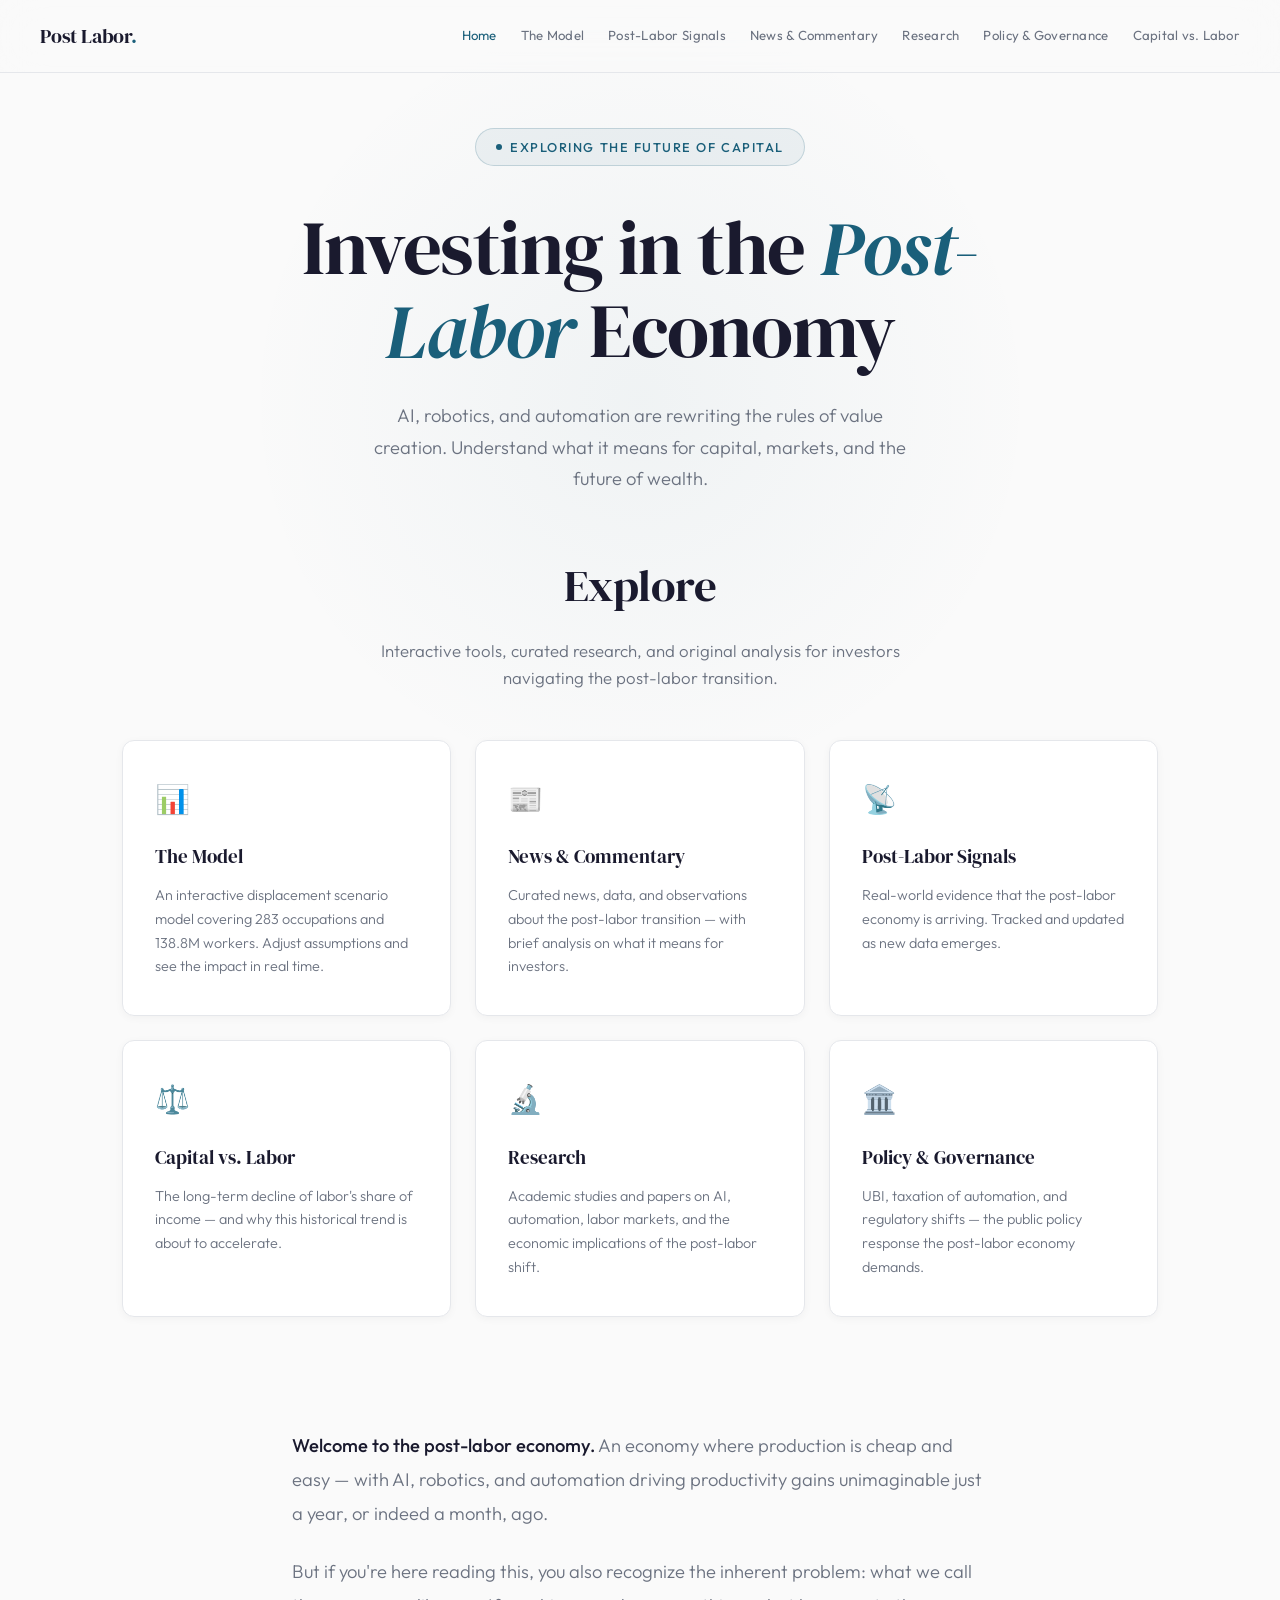
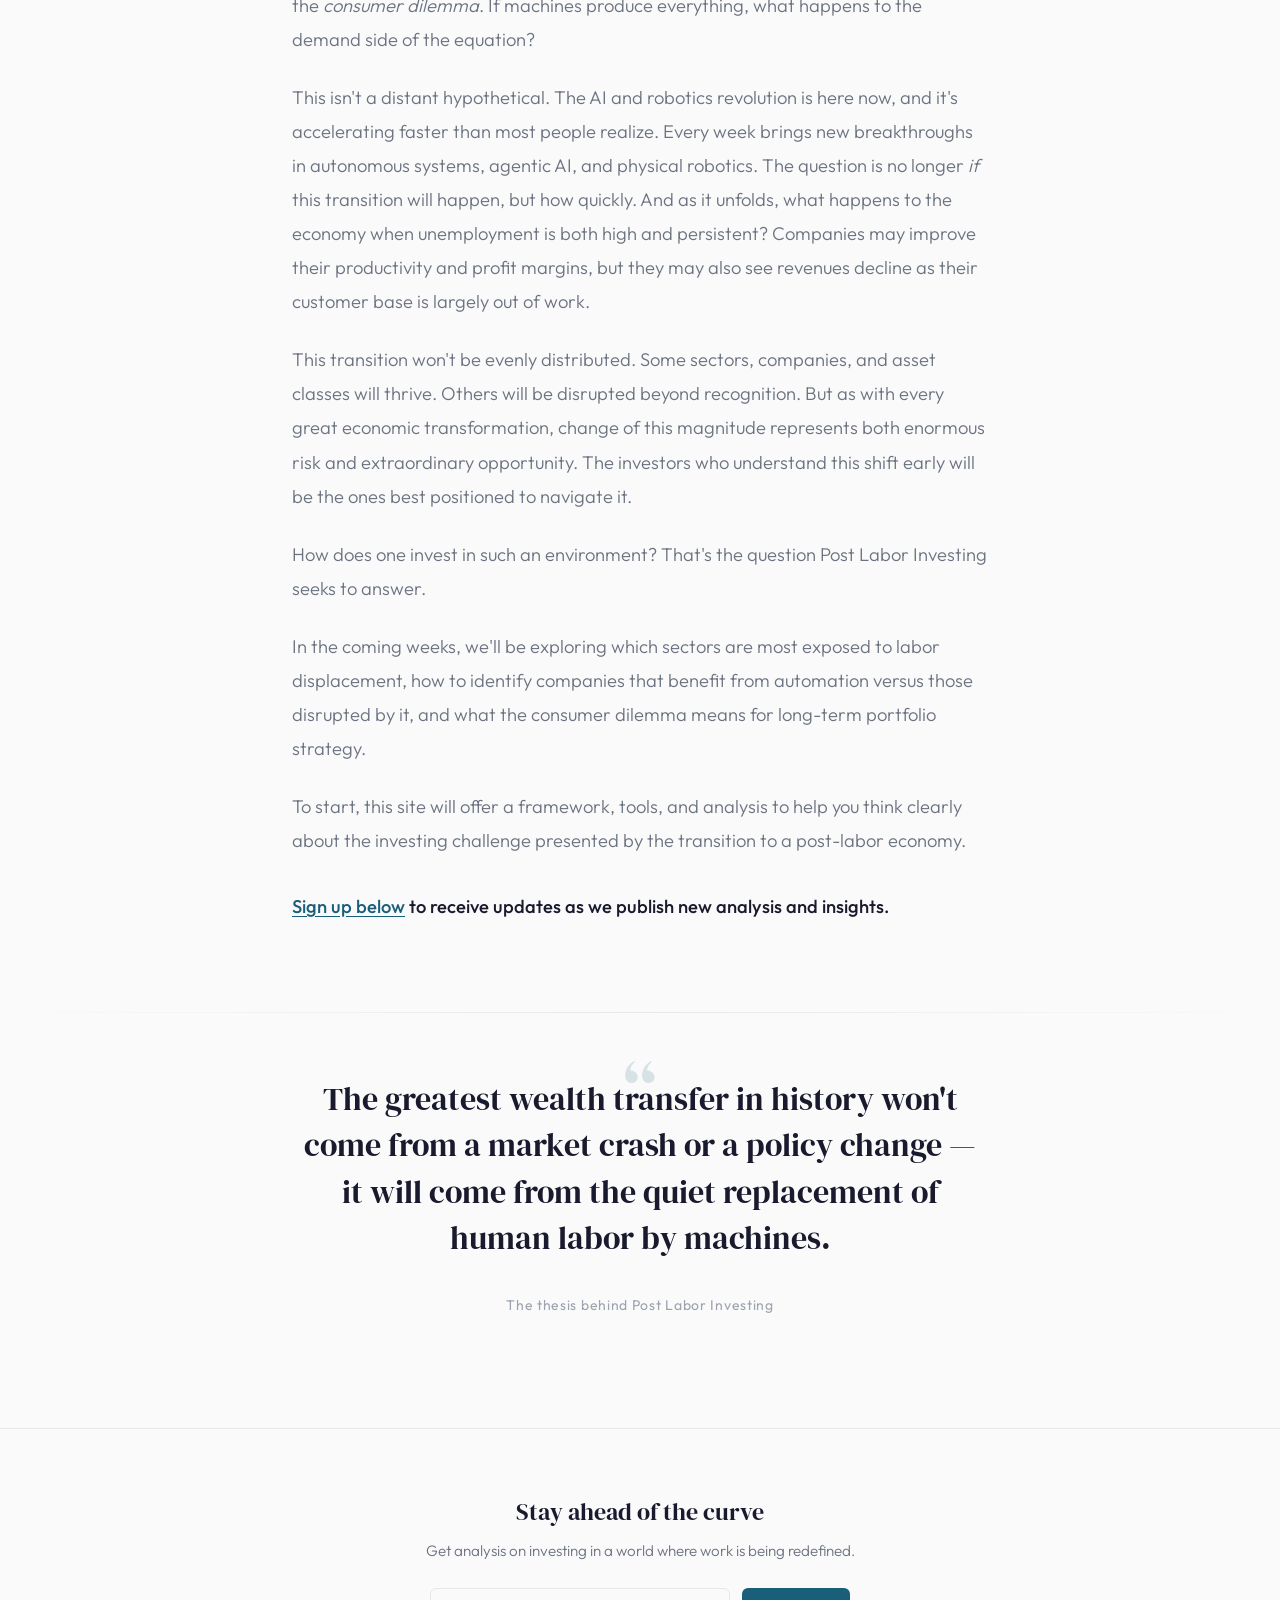
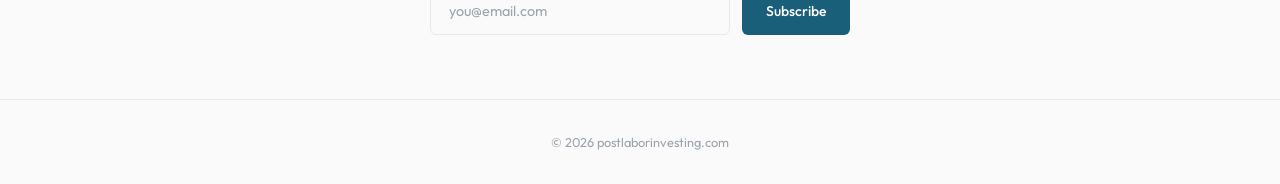
<file: index.html>
<!DOCTYPE html>
<html lang="en">
<head>
    <!-- Google tag (gtag.js) -->
    <script async src="https://www.googletagmanager.com/gtag/js?id=G-WBGP7S8VSE"></script>
    <script>
      window.dataLayer = window.dataLayer || [];
      function gtag(){dataLayer.push(arguments);}
      gtag('js', new Date());
      gtag('config', 'G-WBGP7S8VSE');
    </script>
    <meta charset="UTF-8">
    <meta name="viewport" content="width=device-width, initial-scale=1.0">
    <title>Post Labor Investing — Investing in the Post-Labor Economy</title>
    <meta name="description" content="Explore investment strategies for a world where automation, AI, and robotics are reshaping the nature of work and capital.">
    <link rel="stylesheet" href="styles.css">
    <style>
        /* Homepage-specific styles */
        .hero {
            display: flex;
            flex-direction: column;
            justify-content: center;
            align-items: center;
            text-align: center;
            padding: 8rem 2rem 2rem;
            position: relative;
        }

        .hero::before {
            content: '';
            position: absolute;
            top: 0;
            left: 50%;
            transform: translateX(-50%);
            width: 800px;
            height: 800px;
            background: radial-gradient(ellipse at center, var(--accent-dim) 0%, transparent 70%);
            pointer-events: none;
            opacity: 0.8;
        }

        .hero-label {
            display: inline-flex;
            align-items: center;
            gap: 0.5rem;
            font-size: 0.8rem;
            font-weight: 500;
            letter-spacing: 0.12em;
            text-transform: uppercase;
            color: var(--accent);
            margin-bottom: 2.5rem;
            padding: 0.5rem 1.25rem;
            border: 1px solid rgba(26, 95, 122, 0.2);
            border-radius: 100px;
            background: var(--accent-dim);
            opacity: 0;
            animation: fadeUp 0.8s ease 0.2s forwards;
        }

        .hero-label::before {
            content: '';
            width: 6px;
            height: 6px;
            background: var(--accent);
            border-radius: 50%;
            animation: pulse 2s ease-in-out infinite;
        }

        .hero h1 {
            font-family: var(--serif);
            font-size: clamp(2.8rem, 6vw, 5.5rem);
            line-height: 1.08;
            font-weight: 400;
            letter-spacing: -0.02em;
            max-width: 820px;
            margin-bottom: 1.75rem;
            color: var(--text-primary);
            opacity: 0;
            animation: fadeUp 0.8s ease 0.4s forwards;
        }

        .hero h1 em {
            font-style: italic;
            color: var(--accent);
        }

        .hero-sub {
            font-size: 1.15rem;
            font-weight: 300;
            color: var(--text-secondary);
            max-width: 560px;
            line-height: 1.7;
            margin-bottom: 1.5rem;
            opacity: 0;
            animation: fadeUp 0.8s ease 0.6s forwards;
        }

        .hero-cta {
            display: inline-flex;
            align-items: center;
            gap: 0.6rem;
            padding: 1rem 2.25rem;
            font-family: var(--sans);
            font-size: 0.95rem;
            font-weight: 500;
            color: #FFFFFF;
            background: var(--accent);
            border: none;
            border-radius: 6px;
            cursor: pointer;
            text-decoration: none;
            transition: all 0.3s ease;
            box-shadow: 0 4px 20px var(--accent-glow);
            opacity: 0;
            animation: fadeUp 0.8s ease 0.8s forwards;
        }

        .hero-cta:hover {
            transform: translateY(-2px);
            box-shadow: 0 8px 30px rgba(26, 95, 122, 0.25);
        }

        .hero-cta svg {
            width: 16px;
            height: 16px;
            transition: transform 0.25s ease;
        }

        .hero-cta:hover svg {
            transform: translateX(3px);
        }

        .intro {
            padding: 3rem 2rem 4rem;
            max-width: 760px;
            margin: 0 auto;
        }

        .intro p {
            font-size: 1.15rem;
            font-weight: 300;
            color: var(--text-secondary);
            line-height: 1.85;
            margin-bottom: 1.5rem;
        }

        .intro p strong {
            color: var(--text-primary);
            font-weight: 500;
        }

        .intro p em {
            font-style: italic;
        }

        .intro .cta-line {
            font-weight: 400;
            color: var(--accent);
            margin-top: 2rem;
        }

        .intro .cta-line a {
            color: var(--accent);
            text-decoration: underline;
            text-underline-offset: 3px;
            transition: opacity 0.25s ease;
        }

        .intro .cta-line a:hover {
            opacity: 0.7;
        }

        .section-header {
            text-align: center;
            margin-bottom: 3rem;
            padding: 0 2rem;
        }

        .section-header h2 {
            font-family: var(--serif);
            font-size: clamp(2rem, 3.5vw, 3rem);
            font-weight: 400;
            letter-spacing: -0.01em;
            margin-bottom: 1rem;
            color: var(--text-primary);
        }

        .section-header p {
            font-size: 1.05rem;
            font-weight: 300;
            color: var(--text-secondary);
            max-width: 520px;
            margin: 0 auto;
        }

        /* Manifesto */
        .manifesto {
            padding: 4rem 2rem 5rem;
            position: relative;
        }

        .manifesto::before {
            content: '';
            position: absolute;
            top: 0;
            left: 0;
            right: 0;
            height: 1px;
            background: linear-gradient(90deg, transparent, var(--border), transparent);
        }

        .manifesto-inner {
            max-width: 680px;
            margin: 0 auto;
            text-align: center;
        }

        .manifesto blockquote {
            font-family: var(--serif);
            font-size: clamp(1.5rem, 2.5vw, 2rem);
            font-weight: 400;
            line-height: 1.45;
            color: var(--text-primary);
            margin-bottom: 2rem;
            position: relative;
        }

        .manifesto blockquote::before {
            content: '\201C';
            position: absolute;
            top: -1.5rem;
            left: 50%;
            transform: translateX(-50%);
            font-size: 5rem;
            color: var(--accent);
            opacity: 0.15;
            font-family: var(--serif);
            line-height: 1;
        }

        .manifesto .attribution {
            font-size: 0.875rem;
            color: var(--text-muted);
            letter-spacing: 0.05em;
        }

        @media (max-width: 768px) {
            .hero {
                padding: 6rem 1.5rem 2rem;
            }

            .intro {
                padding: 2rem 1.5rem 3rem;
            }
        }
    </style>
</head>
<body>

    <!-- NAV -->
    <nav>
        <a href="index.html" class="logo">Post Labor<span>.</span></a>
        <button class="menu-toggle" onclick="document.querySelector('.nav-links').classList.toggle('open')">
            <svg xmlns="http://www.w3.org/2000/svg" fill="none" viewBox="0 0 24 24" stroke-width="2" stroke="currentColor">
                <path stroke-linecap="round" stroke-linejoin="round" d="M3.75 6.75h16.5M3.75 12h16.5m-16.5 5.25h16.5" />
            </svg>
        </button>
        <div class="nav-links">
            <a href="index.html" class="active">Home</a>
            <a href="model.html">The Model</a>
            <a href="signals.html">Post-Labor Signals</a>
            <a href="news.html">News & Commentary</a>
            <a href="research.html">Research</a>
            <a href="policy.html">Policy & Governance</a>
            <a href="capital-vs-labor.html">Capital vs. Labor</a>
        </div>
    </nav>

    <!-- HERO -->
    <section class="hero">
        <div class="hero-label">Exploring the future of capital</div>
        <h1>Investing in the <em>Post-Labor</em> Economy</h1>
        <p class="hero-sub">
            AI, robotics, and automation are rewriting the rules of value creation. 
            Understand what it means for capital, markets, and the future of wealth.
        </p>

    </section>

    <!-- EXPLORE -->
    <section>
        <div class="section-header reveal">
            <h2>Explore</h2>
            <p>Interactive tools, curated research, and original analysis for investors navigating the post-labor transition.</p>
        </div>
        <div class="cards-grid">
            <a href="model.html" class="card reveal">
                <span class="card-icon">📊</span>
                <h3>The Model</h3>
                <p>An interactive displacement scenario model covering 283 occupations and 138.8M workers. Adjust assumptions and see the impact in real time.</p>
            </a>
            <a href="news.html" class="card reveal">
                <span class="card-icon">📰</span>
                <h3>News & Commentary</h3>
                <p>Curated news, data, and observations about the post-labor transition — with brief analysis on what it means for investors.</p>
            </a>
            <a href="signals.html" class="card reveal">
                <span class="card-icon">📡</span>
                <h3>Post-Labor Signals</h3>
                <p>Real-world evidence that the post-labor economy is arriving. Tracked and updated as new data emerges.</p>
            </a>
            <a href="capital-vs-labor.html" class="card reveal">
                <span class="card-icon">⚖️</span>
                <h3>Capital vs. Labor</h3>
                <p>The long-term decline of labor's share of income — and why this historical trend is about to accelerate.</p>
            </a>
            <a href="research.html" class="card reveal">
                <span class="card-icon">🔬</span>
                <h3>Research</h3>
                <p>Academic studies and papers on AI, automation, labor markets, and the economic implications of the post-labor shift.</p>
            </a>
            <a href="policy.html" class="card reveal">
                <span class="card-icon">🏛️</span>
                <h3>Policy & Governance</h3>
                <p>UBI, taxation of automation, and regulatory shifts — the public policy response the post-labor economy demands.</p>
            </a>
        </div>
    </section>

    <!-- INTRO -->
    <section class="intro reveal">
        <p><strong>Welcome to the post-labor economy.</strong> An economy where production is cheap and easy — with AI, robotics, and automation driving productivity gains unimaginable just a year, or indeed a month, ago.</p>

        <p>But if you're here reading this, you also recognize the inherent problem: what we call the <em>consumer dilemma</em>. If machines produce everything, what happens to the demand side of the equation?</p>

        <p>This isn't a distant hypothetical. The AI and robotics revolution is here now, and it's accelerating faster than most people realize. Every week brings new breakthroughs in autonomous systems, agentic AI, and physical robotics. The question is no longer <em>if</em> this transition will happen, but how quickly. And as it unfolds, what happens to the economy when unemployment is both high and persistent? Companies may improve their productivity and profit margins, but they may also see revenues decline as their customer base is largely out of work.</p>

        <p>This transition won't be evenly distributed. Some sectors, companies, and asset classes will thrive. Others will be disrupted beyond recognition. But as with every great economic transformation, change of this magnitude represents both enormous risk and extraordinary opportunity. The investors who understand this shift early will be the ones best positioned to navigate it.</p>

        <p>How does one invest in such an environment? That's the question Post Labor Investing seeks to answer.</p>

        <p>In the coming weeks, we'll be exploring which sectors are most exposed to labor displacement, how to identify companies that benefit from automation versus those disrupted by it, and what the consumer dilemma means for long-term portfolio strategy.</p>

        <p>To start, this site will offer a framework, tools, and analysis to help you think clearly about the investing challenge presented by the transition to a post-labor economy.</p>

        <p class="cta-line"><strong><a href="#subscribe">Sign up below</a> to receive updates as we publish new analysis and insights.</strong></p>
    </section>

    <!-- MANIFESTO -->
    <section class="manifesto">
        <div class="manifesto-inner reveal">
            <blockquote>
                The greatest wealth transfer in history won't come from a market crash or a policy change — it will come from the quiet replacement of human labor by machines.
            </blockquote>
            <p class="attribution">The thesis behind Post Labor Investing</p>
        </div>
    </section>

    <!-- SUBSCRIBE -->
    <section class="newsletter-footer" id="subscribe">
        <h2>Stay ahead of the curve</h2>
        <p>Get analysis on investing in a world where work is being redefined.</p>
        <form class="email-form" action="https://buttondown.com/api/emails/embed-subscribe/MrJima" method="post" referrerpolicy="unsafe-url">
            <input type="email" name="email" placeholder="you@email.com" required>
            <button type="submit">Subscribe</button>
        </form>
    </section>

    <!-- FOOTER -->
    <footer>
        <div class="footer-left">&copy; 2026 postlaborinvesting.com</div>
    </footer>

    <script>
        const observer = new IntersectionObserver((entries) => {
            entries.forEach(entry => {
                if (entry.isIntersecting) entry.target.classList.add('visible');
            });
        }, { threshold: 0.15 });
        document.querySelectorAll('.reveal').forEach(el => observer.observe(el));
    </script>

</body>
</html>
</file>
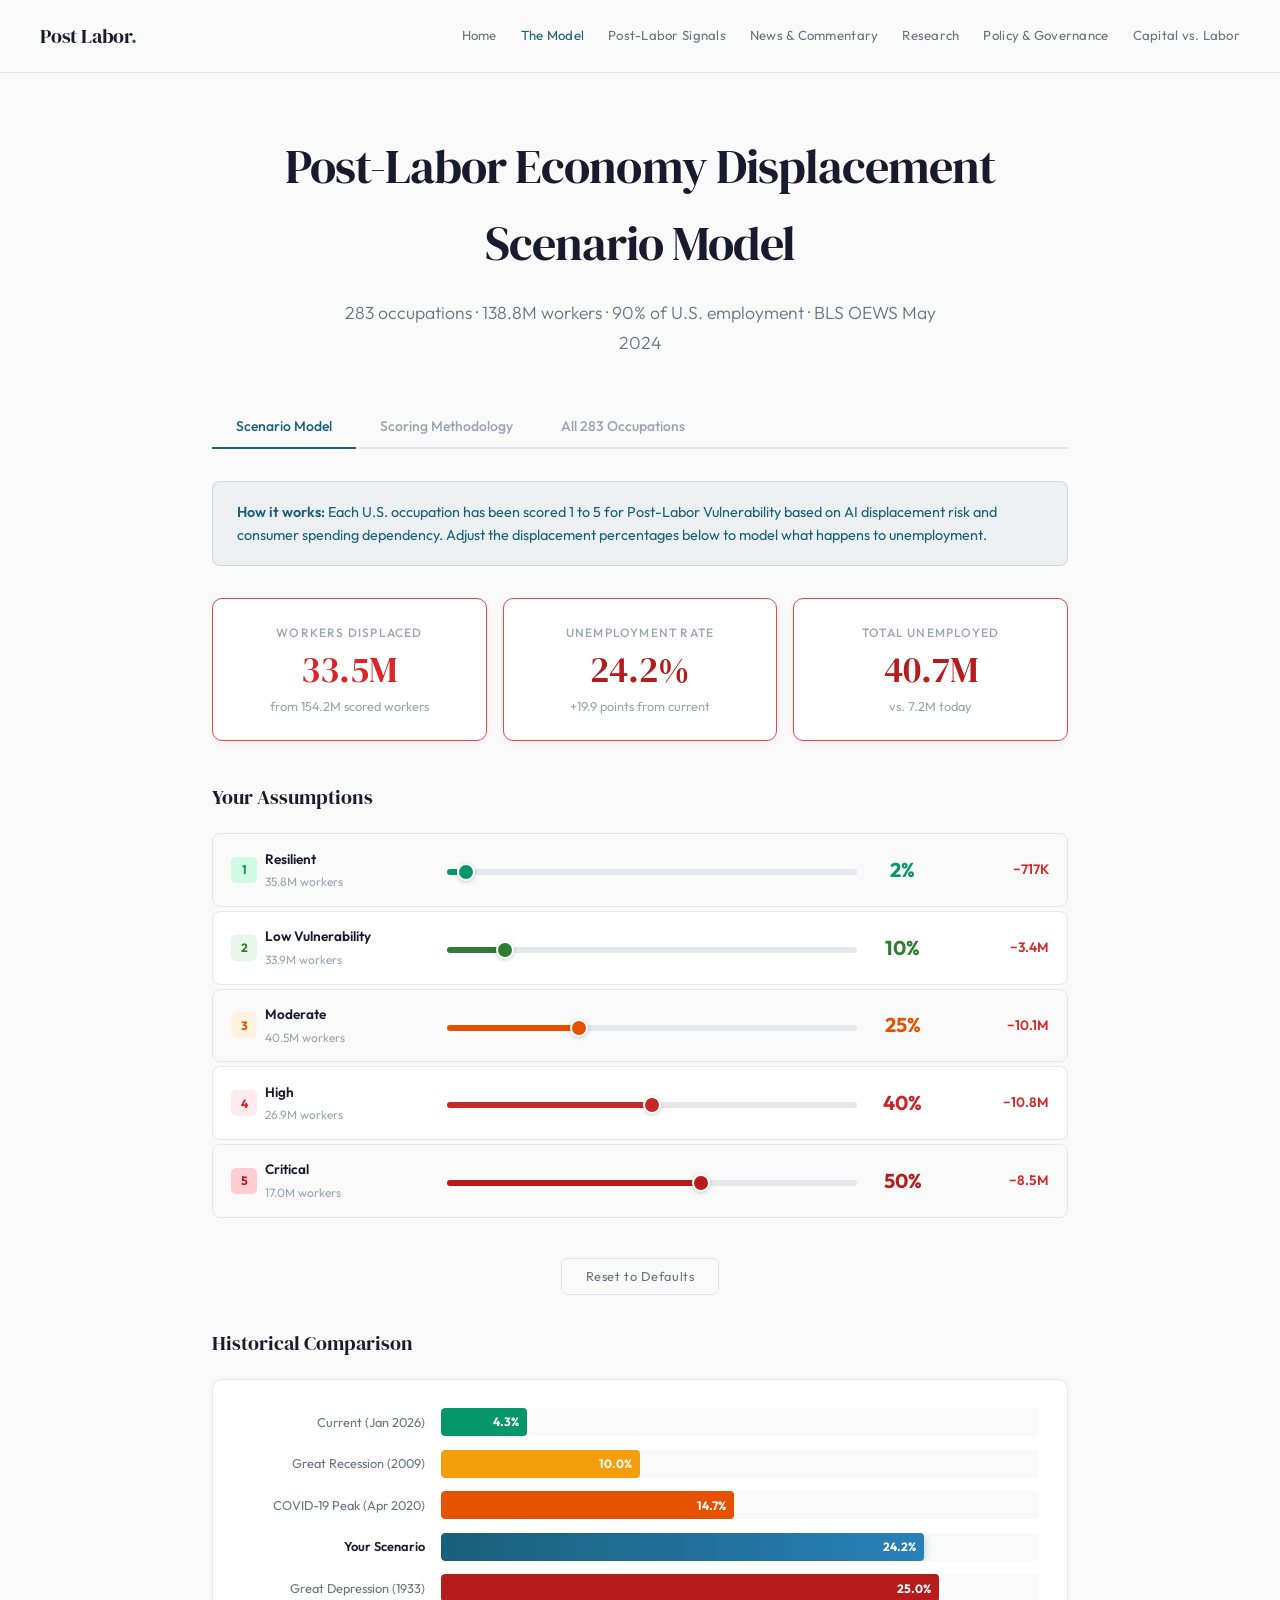
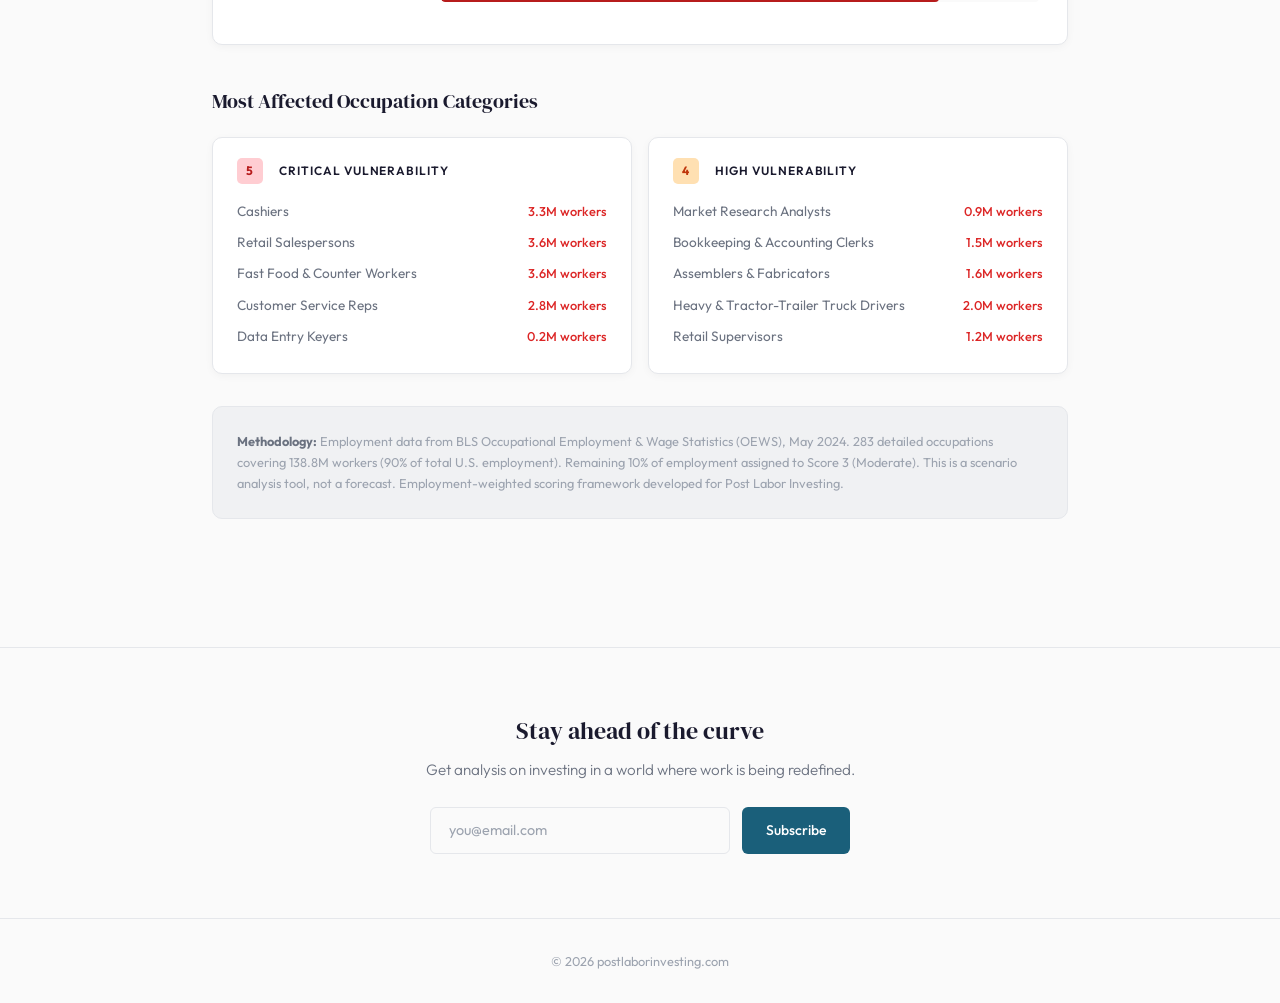
<file: model.html>
<!DOCTYPE html>
<html lang="en">
<head>
    <!-- Google tag (gtag.js) -->
    <script async src="https://www.googletagmanager.com/gtag/js?id=G-WBGP7S8VSE"></script>
    <script>
      window.dataLayer = window.dataLayer || [];
      function gtag(){dataLayer.push(arguments);}
      gtag('js', new Date());
      gtag('config', 'G-WBGP7S8VSE');
    </script>
    <meta charset="UTF-8">
    <meta name="viewport" content="width=device-width, initial-scale=1.0">
    <title>The Model — Post Labor Investing</title>
    <meta name="description" content="An interactive displacement scenario model covering 283 U.S. occupations and 138.8M workers.">
    <link rel="stylesheet" href="styles.css">
    <style>
        .model-container { max-width: 920px; margin: 0 auto; padding: 0 2rem 4rem; }
        .model-intro { background: var(--accent-dim); border: 1px solid rgba(26,95,122,0.15); border-radius: 8px; padding: 1.15rem 1.5rem; margin-bottom: 2rem; font-size: 0.9rem; color: var(--accent); line-height: 1.6; }
        .model-intro strong { font-weight: 600; }
        .results-row { display: grid; grid-template-columns: repeat(3,1fr); gap: 1rem; margin-bottom: 2.5rem; }
        .result-card { background: var(--bg-card); border: 1px solid var(--border); border-radius: 10px; padding: 1.5rem; text-align: center; box-shadow: 0 2px 8px var(--border-light); transition: border-color 0.3s ease; }
        .result-card.danger { border-color: #EF4444; }
        .result-label { font-size: 0.75rem; font-weight: 500; text-transform: uppercase; letter-spacing: 0.1em; color: var(--text-muted); margin-bottom: 0.5rem; }
        .result-value { font-family: var(--serif); font-size: 2.25rem; font-weight: 400; color: var(--text-primary); line-height: 1.1; }
        .result-sub { font-size: 0.8rem; color: var(--text-muted); margin-top: 0.35rem; }
        .sliders-section { margin-bottom: 2.5rem; }
        .sliders-title { font-family: var(--serif); font-size: 1.25rem; font-weight: 400; color: var(--text-primary); margin-bottom: 1.25rem; }
        .slider-row { display: grid; grid-template-columns: 200px 1fr 60px 100px; align-items: center; gap: 1rem; padding: 0.9rem 1.15rem; border-radius: 8px; margin-bottom: 4px; border: 1px solid var(--border); background: var(--bg-card); }
        .slider-row:nth-child(odd) { background: var(--bg-primary); }
        .score-badge { display: inline-flex; align-items: center; justify-content: center; width: 26px; height: 26px; border-radius: 5px; font-size: 0.75rem; font-weight: 700; margin-right: 0.5rem; flex-shrink: 0; }
        .slider-info { display: flex; align-items: center; }
        .slider-label { font-size: 0.85rem; font-weight: 600; color: var(--text-primary); }
        .slider-workers { font-size: 0.75rem; color: var(--text-muted); margin-top: 2px; }
        .slider-input { width: 100%; height: 6px; -webkit-appearance: none; appearance: none; border-radius: 3px; outline: none; cursor: pointer; background: var(--border); }
        .slider-input::-webkit-slider-thumb { -webkit-appearance: none; appearance: none; width: 18px; height: 18px; border-radius: 50%; cursor: pointer; border: 2px solid white; box-shadow: 0 1px 4px rgba(0,0,0,0.2); }
        .slider-input::-moz-range-thumb { width: 18px; height: 18px; border-radius: 50%; cursor: pointer; border: 2px solid white; box-shadow: 0 1px 4px rgba(0,0,0,0.2); }
        .slider-pct { text-align: center; font-size: 1.25rem; font-weight: 700; }
        .slider-displaced { text-align: right; font-size: 0.85rem; font-weight: 600; color: #DC2626; }
        .chart-section { margin-bottom: 2.5rem; }
        .chart-title { font-family: var(--serif); font-size: 1.25rem; font-weight: 400; color: var(--text-primary); margin-bottom: 1.25rem; }
        .chart-container { background: var(--bg-card); border: 1px solid var(--border); border-radius: 10px; padding: 1.75rem; box-shadow: 0 2px 8px var(--border-light); }
        .bar-row { display: flex; align-items: center; margin-bottom: 0.85rem; }
        .bar-label { width: 200px; font-size: 0.8rem; color: var(--text-secondary); flex-shrink: 0; text-align: right; padding-right: 1rem; }
        .bar-track { flex: 1; height: 28px; background: var(--bg-primary); border-radius: 4px; position: relative; overflow: hidden; }
        .bar-fill { height: 100%; border-radius: 4px; display: flex; align-items: center; justify-content: flex-end; padding-right: 8px; transition: width 0.4s ease; min-width: 45px; }
        .bar-value { font-size: 0.75rem; font-weight: 700; color: white; }
        .bar-row.scenario .bar-label { font-weight: 600; color: var(--text-primary); }
        .affected-section { margin-bottom: 2rem; }
        .affected-title { font-family: var(--serif); font-size: 1.25rem; font-weight: 400; color: var(--text-primary); margin-bottom: 1.25rem; }
        .affected-grid { display: grid; grid-template-columns: 1fr 1fr; gap: 1rem; }
        .affected-card { background: var(--bg-card); border: 1px solid var(--border); border-radius: 10px; padding: 1.25rem 1.5rem; box-shadow: 0 2px 8px var(--border-light); }
        .affected-card h4 { font-size: 0.75rem; font-weight: 600; text-transform: uppercase; letter-spacing: 0.08em; margin-bottom: 0.75rem; display: flex; align-items: center; gap: 0.5rem; }
        .affected-card ul { list-style: none; padding: 0; }
        .affected-card li { font-size: 0.85rem; color: var(--text-secondary); padding: 0.3rem 0; display: flex; justify-content: space-between; }
        .affected-card li span.emp { font-weight: 500; color: #DC2626; font-size: 0.8rem; }
        .methodology { background: var(--bg-secondary); border: 1px solid var(--border); border-radius: 10px; padding: 1.5rem; font-size: 0.8rem; color: var(--text-muted); line-height: 1.65; margin-bottom: 2rem; }
        .methodology strong { color: var(--text-secondary); }
        .reset-btn { display: block; margin: 0 auto 2rem; background: none; border: 1px solid var(--border); color: var(--text-secondary); padding: 0.6rem 1.5rem; border-radius: 6px; font-family: var(--sans); font-size: 0.8rem; letter-spacing: 0.05em; cursor: pointer; transition: all 0.25s ease; }
        .reset-btn:hover { border-color: var(--accent); color: var(--accent); }
        .model-tabs { display: flex; gap: 0; margin-bottom: 2rem; border-bottom: 2px solid var(--border); }
        .model-tab { padding: 0.75rem 1.5rem; font-family: var(--sans); font-size: 0.875rem; font-weight: 500; color: var(--text-muted); background: none; border: none; cursor: pointer; border-bottom: 2px solid transparent; margin-bottom: -2px; transition: all 0.25s ease; }
        .model-tab:hover { color: var(--text-primary); }
        .model-tab.active { color: var(--accent); border-bottom-color: var(--accent); }
        .tab-panel { display: none; }
        .tab-panel.active { display: block; }
        .score-table { width: 100%; border-collapse: collapse; margin-bottom: 2rem; }
        .score-table th { text-align: left; font-size: 0.75rem; font-weight: 600; text-transform: uppercase; letter-spacing: 0.05em; color: var(--text-muted); padding: 0.75rem 1rem; border-bottom: 2px solid var(--border); }
        .score-table td { font-size: 0.9rem; color: var(--text-secondary); padding: 0.85rem 1rem; border-bottom: 1px solid var(--border); vertical-align: top; }
        .score-table td:first-child { font-weight: 700; text-align: center; width: 60px; }
        .score-table td:nth-child(2) { font-weight: 600; color: var(--text-primary); width: 140px; }
        
        /* Occupation table */
        .occ-filters { display: flex; gap: 0.75rem; margin-bottom: 1.25rem; flex-wrap: wrap; }
        .occ-filter-input { flex: 1; min-width: 200px; padding: 0.7rem 1rem; font-family: var(--sans); font-size: 0.875rem; border: 1px solid var(--border); border-radius: 6px; background: var(--bg-card); color: var(--text-primary); outline: none; }
        .occ-filter-input:focus { border-color: var(--accent); }
        .occ-filter-select { padding: 0.7rem 1rem; font-family: var(--sans); font-size: 0.825rem; border: 1px solid var(--border); border-radius: 6px; background: var(--bg-card); color: var(--text-primary); outline: none; cursor: pointer; }
        .occ-count { font-size: 0.8rem; color: var(--text-muted); margin-bottom: 0.75rem; }
        .occ-legend { display: flex; gap: 1rem; margin-bottom: 1rem; flex-wrap: wrap; font-size: 0.75rem; color: var(--text-muted); }
        .occ-legend strong { color: var(--text-secondary); }
        .occ-table-wrap { background: var(--bg-card); border: 1px solid var(--border); border-radius: 10px; overflow: hidden; box-shadow: 0 2px 8px var(--border-light); }
        .occ-table-scroll { max-height: 600px; overflow-y: auto; }
        .occ-table { width: 100%; border-collapse: collapse; font-size: 0.8rem; }
        .occ-table thead { position: sticky; top: 0; z-index: 1; }
        .occ-table th { background: var(--bg-secondary); padding: 0.65rem 0.75rem; text-align: left; font-size: 0.7rem; font-weight: 600; text-transform: uppercase; letter-spacing: 0.05em; color: var(--text-muted); border-bottom: 2px solid var(--border); cursor: pointer; white-space: nowrap; user-select: none; }
        .occ-table th:hover { color: var(--accent); }
        .occ-table td { padding: 0.55rem 0.75rem; border-bottom: 1px solid var(--border); color: var(--text-secondary); }
        .occ-table tr:hover td { background: var(--accent-dim); }
        .occ-table .occ-name { font-weight: 500; color: var(--text-primary); min-width: 200px; }
        .occ-table .occ-group { color: var(--text-muted); font-size: 0.75rem; }
        .occ-table .num { text-align: right; font-variant-numeric: tabular-nums; }
        .score-dot { display: inline-flex; align-items: center; justify-content: center; width: 28px; height: 22px; border-radius: 4px; font-weight: 700; font-size: 0.75rem; }
        .s1 { background: #D1FAE5; color: #059669; }
        .s2 { background: #E8F5E9; color: #2E7D32; }
        .s3 { background: #FFF3E0; color: #E65100; }
        .s4 { background: #FFEBEE; color: #C62828; }
        .s5 { background: #FFCDD2; color: #B71C1C; }
        @media (max-width: 768px) {
            .occ-table { font-size: 0.7rem; }
            .occ-table .occ-name { min-width: 150px; }
            .occ-filters { flex-direction: column; }
        }

        @media (max-width: 768px) {
            .results-row { grid-template-columns: 1fr; }
            .slider-row { grid-template-columns: 1fr; gap: 0.5rem; }
            .slider-displaced { text-align: left; }
            .bar-label { width: 140px; font-size: 0.7rem; }
            .affected-grid { grid-template-columns: 1fr; }
        }
    </style>
</head>
<body>
    <nav>
        <a href="index.html" class="logo">Post Labor<span>.</span></a>
        <button class="menu-toggle" onclick="document.querySelector('.nav-links').classList.toggle('open')">
            <svg xmlns="http://www.w3.org/2000/svg" fill="none" viewBox="0 0 24 24" stroke-width="2" stroke="currentColor"><path stroke-linecap="round" stroke-linejoin="round" d="M3.75 6.75h16.5M3.75 12h16.5m-16.5 5.25h16.5" /></svg>
        </button>
        <div class="nav-links">
            <a href="index.html">Home</a>
            <a href="model.html" class="active">The Model</a>
            <a href="signals.html">Post-Labor Signals</a>
            <a href="news.html">News & Commentary</a>
            <a href="research.html">Research</a>
            <a href="policy.html">Policy & Governance</a>
            <a href="capital-vs-labor.html">Capital vs. Labor</a>
        </div>
    </nav>

    <div class="page-header">
        <h1>Post-Labor Economy Displacement Scenario Model</h1>
        <p>283 occupations · 138.8M workers · 90% of U.S. employment · BLS OEWS May 2024</p>
    </div>

    <div class="model-container">
        <div class="model-tabs">
            <button class="model-tab active" onclick="switchTab(this, 'scenario')">Scenario Model</button>
            <button class="model-tab" onclick="switchTab(this, 'methodology')">Scoring Methodology</button>
            <button class="model-tab" onclick="switchTab(this, 'occupations')">All 283 Occupations</button>
        </div>

        <div class="tab-panel active" id="tab-scenario">
            <div class="model-intro">
                <strong>How it works:</strong> Each U.S. occupation has been scored 1 to 5 for Post-Labor Vulnerability based on AI displacement risk and consumer spending dependency. Adjust the displacement percentages below to model what happens to unemployment.
            </div>

            <div class="results-row" id="results-row"></div>

            <div class="sliders-section">
                <h2 class="sliders-title">Your Assumptions</h2>
                <div id="sliders-container"></div>
            </div>

            <button class="reset-btn" onclick="resetDefaults()">Reset to Defaults</button>

            <div class="chart-section">
                <h2 class="chart-title">Historical Comparison</h2>
                <div class="chart-container" id="chart-container"></div>
            </div>

            <div class="affected-section">
                <h2 class="affected-title">Most Affected Occupation Categories</h2>
                <div class="affected-grid">
                    <div class="affected-card">
                        <h4><span class="score-badge" style="background:#FFCDD2;color:#B71C1C;">5</span> Critical Vulnerability</h4>
                        <ul>
                            <li>Cashiers <span class="emp">3.3M workers</span></li>
                            <li>Retail Salespersons <span class="emp">3.6M workers</span></li>
                            <li>Fast Food & Counter Workers <span class="emp">3.6M workers</span></li>
                            <li>Customer Service Reps <span class="emp">2.8M workers</span></li>
                            <li>Data Entry Keyers <span class="emp">0.2M workers</span></li>
                        </ul>
                    </div>
                    <div class="affected-card">
                        <h4><span class="score-badge" style="background:#FFE0B2;color:#BF360C;">4</span> High Vulnerability</h4>
                        <ul>
                            <li>Market Research Analysts <span class="emp">0.9M workers</span></li>
                            <li>Bookkeeping & Accounting Clerks <span class="emp">1.5M workers</span></li>
                            <li>Assemblers & Fabricators <span class="emp">1.6M workers</span></li>
                            <li>Heavy & Tractor-Trailer Truck Drivers <span class="emp">2.0M workers</span></li>
                            <li>Retail Supervisors <span class="emp">1.2M workers</span></li>
                        </ul>
                    </div>
                </div>
            </div>

            <div class="methodology">
                <strong>Methodology:</strong> Employment data from BLS Occupational Employment & Wage Statistics (OEWS), May 2024. 283 detailed occupations covering 138.8M workers (90% of total U.S. employment). Remaining 10% of employment assigned to Score 3 (Moderate). This is a scenario analysis tool, not a forecast. Employment-weighted scoring framework developed for Post Labor Investing.
            </div>
        </div>

        <div class="tab-panel" id="tab-methodology">
            <div style="max-width:760px;">
                <h2 style="font-family:var(--serif);font-size:1.5rem;font-weight:400;margin:0 0 0.75rem;color:var(--text-primary);">AI Displacement Risk (1 to 5)</h2>
                <p style="font-size:1rem;color:var(--text-secondary);margin-bottom:1.25rem;">How susceptible is this occupation to replacement by AI, robotics, or automation?</p>
                <table class="score-table">
                    <thead><tr><th>Score</th><th>Label</th><th>Description</th></tr></thead>
                    <tbody>
                        <tr><td style="color:#059669;">1</td><td>Very Low</td><td>Physical work in unpredictable environments, deep human interaction required. Robotics decades away at current wage points.</td></tr>
                        <tr><td style="color:#2E7D32;">2</td><td>Low</td><td>Mostly physical or requires significant human judgment in variable settings. AI augments but doesn't replace.</td></tr>
                        <tr><td style="color:#E65100;">3</td><td>Moderate</td><td>Mix of automatable and non-automatable tasks. Occupation shrinks but doesn't disappear.</td></tr>
                        <tr><td style="color:#BF360C;">4</td><td>High</td><td>Primarily routine cognitive or data-processing work. AI can handle most core tasks.</td></tr>
                        <tr><td style="color:#B71C1C;">5</td><td>Very High</td><td>Highly structured, repetitive tasks. Already being actively automated by current technology.</td></tr>
                    </tbody>
                </table>

                <h2 style="font-family:var(--serif);font-size:1.5rem;font-weight:400;margin:2rem 0 0.75rem;color:var(--text-primary);">Consumer Dependency (1 to 5)</h2>
                <p style="font-size:1rem;color:var(--text-secondary);margin-bottom:1.25rem;">How much does this occupation depend on continued consumer spending by employed people?</p>
                <table class="score-table">
                    <thead><tr><th>Score</th><th>Label</th><th>Description</th></tr></thead>
                    <tbody>
                        <tr><td style="color:#059669;">1</td><td>Minimal</td><td>Essential services, government-funded, or demographically driven demand. Insulated from consumer spending cycles.</td></tr>
                        <tr><td style="color:#2E7D32;">2</td><td>Low</td><td>Primarily B2B, infrastructure, or capital-goods oriented. Indirect consumer exposure only.</td></tr>
                        <tr><td style="color:#E65100;">3</td><td>Moderate</td><td>Mixed exposure. Some consumer-facing, some institutional demand.</td></tr>
                        <tr><td style="color:#BF360C;">4</td><td>High</td><td>Primarily consumer-facing. Revenue directly tied to household spending.</td></tr>
                        <tr><td style="color:#B71C1C;">5</td><td>Very High</td><td>Almost entirely dependent on discretionary consumer spending. Demand collapses if consumers stop spending.</td></tr>
                    </tbody>
                </table>

                <h2 style="font-family:var(--serif);font-size:1.5rem;font-weight:400;margin:2rem 0 0.75rem;color:var(--text-primary);">Post-Labor Vulnerability (1 to 5)</h2>
                <p style="font-size:1rem;color:var(--text-secondary);margin-bottom:1.25rem;">The combined assessment: how exposed is this occupation to the post-labor economy transition?</p>
                <table class="score-table">
                    <thead><tr><th>Score</th><th>Label</th><th>Description</th></tr></thead>
                    <tbody>
                        <tr><td style="color:#059669;">1</td><td>Resilient</td><td>Government-funded, demographically driven, or AI-complementary. Occupation likely grows or holds steady.</td></tr>
                        <tr><td style="color:#2E7D32;">2</td><td>Low Vulnerability</td><td>Modest impact expected. Physical work, essential infrastructure, or roles that benefit from AI augmentation.</td></tr>
                        <tr><td style="color:#E65100;">3</td><td>Moderate</td><td>Meaningful but manageable disruption. Occupation shrinks but doesn't disappear. Workers must adapt.</td></tr>
                        <tr><td style="color:#BF360C;">4</td><td>High</td><td>Significant job losses likely. Occupation exists but at much smaller scale.</td></tr>
                        <tr><td style="color:#B71C1C;">5</td><td>Critical</td><td>Occupation could largely disappear or shrink more than 50%. Both highly automatable AND dependent on consumer spending.</td></tr>
                    </tbody>
                </table>

                <h2 style="font-family:var(--serif);font-size:1.5rem;font-weight:400;margin:2rem 0 0.75rem;color:var(--text-primary);">Combined Score</h2>
                <p style="font-size:1rem;color:var(--text-secondary);margin-bottom:2rem;">Simple average of AI Displacement Risk, Consumer Dependency, and Post-Labor Vulnerability. Employment-weighted averages weight by headcount to show aggregate labor market exposure.</p>
            </div>
        </div>

        <!-- TAB 3: ALL OCCUPATIONS -->
        <div class="tab-panel" id="tab-occupations">
            <div class="occ-filters">
                <input type="text" class="occ-filter-input" id="occ-search" placeholder="Search occupations..." oninput="renderOccTable()">
                <select class="occ-filter-select" id="occ-group-filter" onchange="renderOccTable()">
                    <option value="">All Groups</option>
                </select>
                <select class="occ-filter-select" id="occ-score-filter" onchange="renderOccTable()">
                    <option value="">All Scores</option>
                    <option value="1">Score 1 — Resilient</option>
                    <option value="2">Score 2 — Low Vulnerability</option>
                    <option value="3">Score 3 — Moderate</option>
                    <option value="4">Score 4 — High</option>
                    <option value="5">Score 5 — Critical</option>
                </select>
            </div>
            <div class="occ-count" id="occ-count"></div>
            <div class="occ-legend">
                <span><strong>AI</strong> = AI/Automation Risk</span>
                <span><strong>CD</strong> = Consumer Dependency</span>
                <span><strong>PLV</strong> = Post-Labor Vulnerability</span>
                <span>Scores: <span style="color:#059669">● 1</span> <span style="color:#2E7D32">● 2</span> <span style="color:#E65100">● 3</span> <span style="color:#C62828">● 4</span> <span style="color:#B71C1C">● 5</span></span>
            </div>
            <div class="occ-table-wrap">
                <div class="occ-table-scroll">
                    <table class="occ-table">
                        <thead>
                            <tr>
                                <th onclick="sortOcc('t')">Occupation ▿</th>
                                <th onclick="sortOcc('g')">Group ▿</th>
                                <th onclick="sortOcc('e')" style="text-align:right">Employment ▿</th>
                                <th onclick="sortOcc('w')" style="text-align:right">Mean Wage ▿</th>
                                <th onclick="sortOcc('a')" style="text-align:center">AI</th>
                                <th onclick="sortOcc('c')" style="text-align:center">CD</th>
                                <th onclick="sortOcc('p')" style="text-align:center">PLV</th>
                                <th onclick="sortOcc('s')" style="text-align:center">Combined</th>
                            </tr>
                        </thead>
                        <tbody id="occ-tbody"></tbody>
                    </table>
                </div>
            </div>
        </div>

    </div>

    <section class="newsletter-footer" id="subscribe">
        <h2>Stay ahead of the curve</h2>
        <p>Get analysis on investing in a world where work is being redefined.</p>
        <form class="email-form" action="https://buttondown.com/api/emails/embed-subscribe/MrJima" method="post" referrerpolicy="unsafe-url">
            <input type="email" name="email" placeholder="you@email.com" required>
            <button type="submit">Subscribe</button>
        </form>
    </section>

    <footer>
        <div class="footer-left">&copy; 2026 postlaborinvesting.com</div>
    </footer>

    <script>
        
        // ===== 283 OCCUPATION DATA =====
        const OCC_DATA = [{"t":"Home Health and Personal Care Aides","g":"Healthcare Support","e":3988140,"w":34990,"a":1,"c":2,"p":1,"s":1.3},{"t":"Retail Salespersons","g":"Sales","e":3800250,"w":37150,"a":4,"c":5,"p":5,"s":4.7},{"t":"Fast Food and Counter Workers","g":"Food Prep & Serving","e":3780930,"w":31350,"a":4,"c":5,"p":5,"s":4.7},{"t":"General and Operations Managers","g":"Management","e":3584420,"w":133120,"a":2,"c":3,"p":3,"s":2.7},{"t":"Registered Nurses","g":"Healthcare Practitioners","e":3282010,"w":98430,"a":1,"c":1,"p":1,"s":1.0},{"t":"Cashiers","g":"Sales","e":3148030,"w":31810,"a":5,"c":5,"p":5,"s":5.0},{"t":"Laborers and Freight, Stock, and Material Movers, Hand","g":"Transportation & Material Moving","e":2982530,"w":41420,"a":3,"c":3,"p":3,"s":3.0},{"t":"Stockers and Order Fillers","g":"Transportation & Material Moving","e":2779530,"w":38910,"a":4,"c":4,"p":4,"s":4.0},{"t":"Customer Service Representatives","g":"Office & Admin Support","e":2725930,"w":45380,"a":5,"c":4,"p":5,"s":4.7},{"t":"Office Clerks, General","g":"Office & Admin Support","e":2510550,"w":45470,"a":5,"c":3,"p":4,"s":4.0},{"t":"Waiters and Waitresses","g":"Food Prep & Serving","e":2302690,"w":38360,"a":2,"c":5,"p":4,"s":3.7},{"t":"Janitors and Cleaners, Except Maids and Housekeeping Cleaners","g":"Building/Grounds Cleaning","e":2199900,"w":37460,"a":2,"c":3,"p":2,"s":2.3},{"t":"Heavy and Tractor-Trailer Truck Drivers","g":"Transportation & Material Moving","e":2070480,"w":58400,"a":4,"c":3,"p":3,"s":3.3},{"t":"Secretaries and Administrative Assistants, Except Legal, Medical, and Executive","g":"Office & Admin Support","e":1737820,"w":47640,"a":5,"c":3,"p":4,"s":4.0},{"t":"Software Developers","g":"Computer & Mathematical","e":1654440,"w":144570,"a":3,"c":2,"p":2,"s":2.3},{"t":"Maintenance and Repair Workers, General","g":"Installation/Maintenance/Repair","e":1531700,"w":52430,"a":1,"c":3,"p":2,"s":2.0},{"t":"First-Line Supervisors of Office and Administrative Support Workers","g":"Office & Admin Support","e":1495580,"w":71560,"a":3,"c":3,"p":3,"s":3.0},{"t":"Miscellaneous Assemblers and Fabricators","g":"Production","e":1457800,"w":44860,"a":4,"c":3,"p":4,"s":3.7},{"t":"Bookkeeping, Accounting, and Auditing Clerks","g":"Office & Admin Support","e":1455770,"w":52020,"a":5,"c":3,"p":4,"s":4.0},{"t":"Cooks, Restaurant","g":"Food Prep & Serving","e":1452130,"w":37730,"a":2,"c":5,"p":4,"s":3.7},{"t":"Accountants and Auditors","g":"Business & Financial","e":1448290,"w":93520,"a":4,"c":2,"p":3,"s":3.0},{"t":"Elementary School Teachers, Except Special Education","g":"Education","e":1393310,"w":69790,"a":1,"c":1,"p":1,"s":1.0},{"t":"Nursing Assistants","g":"Healthcare Support","e":1388430,"w":41270,"a":1,"c":1,"p":1,"s":1.0},{"t":"Teaching Assistants, Except Postsecondary","g":"Education","e":1375300,"w":35960,"a":2,"c":1,"p":1,"s":1.3},{"t":"Sales Representatives, Wholesale and Manufacturing, Except Technical and Scientific Products","g":"Sales","e":1266860,"w":81470,"a":3,"c":3,"p":3,"s":3.0},{"t":"Security Guards","g":"Protective Service","e":1241770,"w":42890,"a":3,"c":3,"p":3,"s":3.0},{"t":"Sales Representatives of Services, Except Advertising, Insurance, Financial Services, and Travel","g":"Sales","e":1189330,"w":81260,"a":3,"c":3,"p":3,"s":3.0},{"t":"First-Line Supervisors of Food Preparation and Serving Workers","g":"Food Prep & Serving","e":1187460,"w":44900,"a":2,"c":5,"p":4,"s":3.7},{"t":"Business Operations Specialists, All Other","g":"Business & Financial","e":1128200,"w":92380,"a":3,"c":3,"p":3,"s":3.0},{"t":"First-Line Supervisors of Retail Sales Workers","g":"Sales","e":1113160,"w":52350,"a":3,"c":5,"p":4,"s":4.0},{"t":"Secondary School Teachers, Except Special and Career/Technical Education","g":"Education","e":1072540,"w":73700,"a":1,"c":1,"p":1,"s":1.0},{"t":"Construction Laborers","g":"Construction & Extraction","e":1057660,"w":51260,"a":2,"c":3,"p":2,"s":2.3},{"t":"Project Management Specialists","g":"Business & Financial","e":1006160,"w":108100,"a":2,"c":2,"p":2,"s":2.0},{"t":"Light Truck Drivers","g":"Transportation & Material Moving","e":994410,"w":47950,"a":3,"c":4,"p":3,"s":3.3},{"t":"Receptionists and Information Clerks","g":"Office & Admin Support","e":964530,"w":38480,"a":5,"c":3,"p":4,"s":4.0},{"t":"Landscaping and Groundskeeping Workers","g":"Building/Grounds Cleaning","e":943430,"w":40880,"a":2,"c":3,"p":2,"s":2.3},{"t":"Human Resources Specialists","g":"Business & Financial","e":917460,"w":79730,"a":3,"c":2,"p":3,"s":2.7},{"t":"Management Analysts","g":"Business & Financial","e":893900,"w":114710,"a":3,"c":2,"p":3,"s":2.7},{"t":"Food Preparation Workers","g":"Food Prep & Serving","e":888770,"w":33940,"a":3,"c":5,"p":4,"s":4.0},{"t":"Market Research Analysts and Marketing Specialists","g":"Business & Financial","e":861140,"w":86480,"a":4,"c":3,"p":4,"s":3.7},{"t":"Shipping, Receiving, and Inventory Clerks","g":"Office & Admin Support","e":857630,"w":44890,"a":4,"c":3,"p":3,"s":3.3},{"t":"Maids and Housekeeping Cleaners","g":"Building/Grounds Cleaning","e":854910,"w":36180,"a":2,"c":4,"p":3,"s":3.0},{"t":"Medical Secretaries and Administrative Assistants","g":"Office & Admin Support","e":830760,"w":45580,"a":4,"c":1,"p":2,"s":2.3},{"t":"Financial Managers","g":"Management","e":818620,"w":180470,"a":2,"c":2,"p":2,"s":2.0},{"t":"First-Line Supervisors of Construction Trades and Extraction Workers","g":"Construction & Extraction","e":806080,"w":84500,"a":1,"c":3,"p":2,"s":2.0},{"t":"Industrial Truck and Tractor Operators","g":"Transportation & Material Moving","e":805770,"w":47830,"a":4,"c":3,"p":3,"s":3.3},{"t":"Medical Assistants","g":"Healthcare Support","e":793460,"w":44720,"a":1,"c":1,"p":1,"s":1.0},{"t":"Lawyers","g":"Legal","e":747750,"w":182760,"a":3,"c":2,"p":2,"s":2.3},{"t":"Bartenders","g":"Food Prep & Serving","e":745610,"w":39880,"a":2,"c":5,"p":4,"s":3.7},{"t":"Electricians","g":"Construction & Extraction","e":742580,"w":69630,"a":1,"c":3,"p":2,"s":2.0},{"t":"Carpenters","g":"Construction & Extraction","e":697740,"w":64040,"a":2,"c":3,"p":2,"s":2.3},{"t":"Computer User Support Specialists","g":"Computer & Mathematical","e":697210,"w":64990,"a":4,"c":2,"p":3,"s":3.0},{"t":"Automotive Service Technicians and Mechanics","g":"Installation/Maintenance/Repair","e":688840,"w":55260,"a":2,"c":4,"p":3,"s":3.0},{"t":"First-Line Supervisors of Production and Operating Workers","g":"Production","e":685140,"w":74540,"a":2,"c":3,"p":2,"s":2.3},{"t":"Cooks, Fast Food","g":"Food Prep & Serving","e":668230,"w":31140,"a":4,"c":5,"p":5,"s":4.7},{"t":"Police and Sheriff's Patrol Officers","g":"Protective Service","e":666990,"w":79320,"a":1,"c":1,"p":1,"s":1.0},{"t":"Computer and Information Systems Managers","g":"Management","e":645970,"w":187990,"a":1,"c":2,"p":1,"s":1.3},{"t":"Licensed Practical and Licensed Vocational Nurses","g":"Healthcare Practitioners","e":632430,"w":64150,"a":1,"c":1,"p":1,"s":1.0},{"t":"Managers, All Other","g":"Management","e":630980,"w":149890,"a":2,"c":3,"p":3,"s":2.7},{"t":"Middle School Teachers, Except Special and Career/Technical Education","g":"Education","e":620370,"w":70040,"a":1,"c":1,"p":1,"s":1.0},{"t":"First-Line Supervisors of Transportation and Material Moving Workers, Except Aircraft Cargo Handling Supervisors","g":"Transportation & Material Moving","e":605510,"w":65670,"a":2,"c":3,"p":2,"s":2.3},{"t":"Sales Managers","g":"Management","e":603710,"w":160930,"a":2,"c":4,"p":3,"s":3.0},{"t":"Packers and Packagers, Hand","g":"Transportation & Material Moving","e":601440,"w":36600,"a":4,"c":3,"p":4,"s":3.7},{"t":"First-Line Supervisors of Mechanics, Installers, and Repairers","g":"Installation/Maintenance/Repair","e":600680,"w":82930,"a":1,"c":3,"p":2,"s":2.0},{"t":"Inspectors, Testers, Sorters, Samplers, and Weighers","g":"Production","e":591180,"w":51670,"a":4,"c":2,"p":3,"s":3.0},{"t":"Medical and Health Services Managers","g":"Management","e":565840,"w":137730,"a":1,"c":1,"p":1,"s":1.0},{"t":"Dining Room and Cafeteria Attendants and Bartender Helpers","g":"Food Prep & Serving","e":522010,"w":34190,"a":3,"c":5,"p":4,"s":4.0},{"t":"Childcare Workers","g":"Personal Care & Service","e":520180,"w":33140,"a":1,"c":2,"p":1,"s":1.3},{"t":"Computer Systems Analysts","g":"Computer & Mathematical","e":497800,"w":111960,"a":3,"c":2,"p":2,"s":2.3},{"t":"Pharmacy Technicians","g":"Healthcare Practitioners","e":487920,"w":44800,"a":3,"c":1,"p":2,"s":2.0},{"t":"Buyers and Purchasing Agents","g":"Business & Financial","e":486900,"w":81720,"a":3,"c":3,"p":3,"s":3.0},{"t":"Substitute Teachers, Short-Term","g":"Education","e":481300,"w":44930,"a":2,"c":1,"p":1,"s":1.3},{"t":"Executive Secretaries and Executive Administrative Assistants","g":"Office & Admin Support","e":472770,"w":77060,"a":5,"c":3,"p":4,"s":4.0},{"t":"Securities, Commodities, and Financial Services Sales Agents","g":"Sales","e":472300,"w":110400,"a":3,"c":3,"p":3,"s":3.0},{"t":"Dishwashers","g":"Food Prep & Serving","e":471670,"w":33220,"a":3,"c":5,"p":4,"s":4.0},{"t":"Insurance Sales Agents","g":"Sales","e":469480,"w":81510,"a":3,"c":3,"p":3,"s":3.0},{"t":"Operating Engineers and Other Construction Equipment Operators","g":"Construction & Extraction","e":469270,"w":65180,"a":2,"c":3,"p":2,"s":2.3},{"t":"Plumbers, Pipefitters, and Steamfitters","g":"Construction & Extraction","e":455940,"w":69940,"a":1,"c":3,"p":2,"s":2.0},{"t":"Cooks, Institution and Cafeteria","g":"Food Prep & Serving","e":448260,"w":37310,"a":2,"c":2,"p":2,"s":2.0},{"t":"Preschool Teachers, Except Special Education","g":"Education","e":445080,"w":41450,"a":1,"c":1,"p":1,"s":1.0},{"t":"Substance Abuse, Behavioral Disorder, and Mental Health Counselors","g":"Community & Social Service","e":440380,"w":65100,"a":1,"c":1,"p":1,"s":1.0},{"t":"Computer Occupations, All Other","g":"Computer & Mathematical","e":439380,"w":116700,"a":3,"c":2,"p":2,"s":2.3},{"t":"Training and Development Specialists","g":"Business & Financial","e":436610,"w":73760,"a":3,"c":2,"p":2,"s":2.3},{"t":"Hosts and Hostesses, Restaurant, Lounge, and Coffee Shop","g":"Food Prep & Serving","e":427150,"w":32030,"a":3,"c":5,"p":4,"s":4.0},{"t":"Social and Human Service Assistants","g":"Community & Social Service","e":424220,"w":47090,"a":2,"c":1,"p":1,"s":1.3},{"t":"Welders, Cutters, Solderers, and Brazers","g":"Production","e":424040,"w":55100,"a":3,"c":3,"p":3,"s":3.0},{"t":"Industrial Machinery Mechanics","g":"Installation/Maintenance/Repair","e":421940,"w":67160,"a":2,"c":2,"p":2,"s":2.0},{"t":"Billing and Posting Clerks","g":"Office & Admin Support","e":417500,"w":49490,"a":5,"c":2,"p":3,"s":3.3},{"t":"Driver/Sales Workers","g":"Transportation & Material Moving","e":417420,"w":39670,"a":3,"c":4,"p":3,"s":3.3},{"t":"Counter and Rental Clerks","g":"Sales","e":398620,"w":43700,"a":4,"c":5,"p":5,"s":4.7},{"t":"Compliance Officers","g":"Business & Financial","e":397770,"w":84980,"a":3,"c":2,"p":2,"s":2.3},{"t":"Heating, Air Conditioning, and Refrigeration Mechanics and Installers","g":"Installation/Maintenance/Repair","e":396870,"w":62690,"a":1,"c":3,"p":2,"s":2.0},{"t":"Bus Drivers, School","g":"Transportation & Material Moving","e":387920,"w":46660,"a":2,"c":1,"p":1,"s":1.3},{"t":"Production, Planning, and Expediting Clerks","g":"Office & Admin Support","e":385000,"w":60420,"a":3,"c":3,"p":3,"s":3.0},{"t":"Marketing Managers","g":"Management","e":384980,"w":171520,"a":3,"c":3,"p":3,"s":3.0},{"t":"Packaging and Filling Machine Operators and Tenders","g":"Production","e":383860,"w":43630,"a":4,"c":3,"p":4,"s":3.7},{"t":"Child, Family, and School Social Workers","g":"Community & Social Service","e":382960,"w":62920,"a":1,"c":1,"p":1,"s":1.0},{"t":"Dental Assistants","g":"Healthcare Support","e":375430,"w":48860,"a":1,"c":1,"p":1,"s":1.0},{"t":"Cleaners of Vehicles and Equipment","g":"Transportation & Material Moving","e":373960,"w":36290,"a":2,"c":4,"p":3,"s":3.0},{"t":"Amusement and Recreation Attendants","g":"Personal Care & Service","e":371590,"w":31350,"a":1,"c":5,"p":3,"s":3.0},{"t":"Paralegals and Legal Assistants","g":"Legal","e":367220,"w":66510,"a":4,"c":2,"p":3,"s":3.0},{"t":"Correctional Officers and Jailers","g":"Protective Service","e":365380,"w":62760,"a":1,"c":1,"p":1,"s":1.0},{"t":"Civil Engineers","g":"Architecture & Engineering","e":355410,"w":107050,"a":2,"c":2,"p":2,"s":2.0},{"t":"Industrial Engineers","g":"Architecture & Engineering","e":350230,"w":107900,"a":2,"c":2,"p":2,"s":2.0},{"t":"Construction Managers","g":"Management","e":348330,"w":119660,"a":1,"c":3,"p":2,"s":2.0},{"t":"Clinical Laboratory Technologists and Technicians","g":"Healthcare Practitioners","e":343040,"w":65320,"a":3,"c":1,"p":2,"s":2.0},{"t":"Educational, Guidance, and Career Counselors and Advisors","g":"Community & Social Service","e":342350,"w":71520,"a":2,"c":1,"p":1,"s":1.3},{"t":"Financial and Investment Analysts","g":"Business & Financial","e":340580,"w":116490,"a":4,"c":2,"p":3,"s":3.0},{"t":"Tellers","g":"Office & Admin Support","e":339340,"w":40940,"a":5,"c":3,"p":4,"s":4.0},{"t":"Postal Service Mail Carriers","g":"Office & Admin Support","e":336040,"w":59880,"a":2,"c":2,"p":2,"s":2.0},{"t":"Firefighters","g":"Protective Service","e":332240,"w":63890,"a":1,"c":1,"p":1,"s":1.0},{"t":"Pharmacists","g":"Healthcare Practitioners","e":328870,"w":137210,"a":2,"c":1,"p":1,"s":1.3},{"t":"Education Administrators, Kindergarten through Secondary","g":"Management","e":319630,"w":113360,"a":1,"c":1,"p":1,"s":1.0},{"t":"Network and Computer Systems Administrators","g":"Computer & Mathematical","e":318570,"w":101190,"a":3,"c":2,"p":2,"s":2.3},{"t":"Physicians, All Other","g":"Healthcare Practitioners","e":315360,"w":253470,"a":1,"c":1,"p":1,"s":1.0},{"t":"Recreation Workers","g":"Personal Care & Service","e":309640,"w":37170,"a":1,"c":3,"p":2,"s":2.0},{"t":"Self-Enrichment Teachers","g":"Education","e":308520,"w":53330,"a":2,"c":4,"p":3,"s":3.0},{"t":"Nurse Practitioners","g":"Healthcare Practitioners","e":307390,"w":132000,"a":1,"c":1,"p":1,"s":1.0},{"t":"Claims Adjusters, Examiners, and Investigators","g":"Business & Financial","e":305020,"w":78770,"a":4,"c":3,"p":3,"s":3.3},{"t":"Exercise Trainers and Group Fitness Instructors","g":"Personal Care & Service","e":303620,"w":51360,"a":1,"c":4,"p":3,"s":2.7},{"t":"Machinists","g":"Production","e":298790,"w":57390,"a":3,"c":2,"p":2,"s":2.3},{"t":"Property, Real Estate, and Community Association Managers","g":"Management","e":296640,"w":82720,"a":3,"c":4,"p":3,"s":3.3},{"t":"Hairdressers, Hairstylists, and Cosmetologists","g":"Personal Care & Service","e":295460,"w":43460,"a":1,"c":4,"p":3,"s":2.7},{"t":"Sales Representatives, Wholesale and Manufacturing, Technical and Scientific Products","g":"Sales","e":293930,"w":114520,"a":3,"c":2,"p":2,"s":2.3},{"t":"Loan Officers","g":"Business & Financial","e":290530,"w":86020,"a":3,"c":3,"p":3,"s":3.0},{"t":"Bus and Truck Mechanics and Diesel Engine Specialists","g":"Installation/Maintenance/Repair","e":287230,"w":62480,"a":2,"c":3,"p":2,"s":2.3},{"t":"Mechanical Engineers","g":"Architecture & Engineering","e":286760,"w":110080,"a":2,"c":2,"p":2,"s":2.0},{"t":"Public Relations Specialists","g":"Arts/Design/Entertainment","e":280590,"w":80310,"a":3,"c":3,"p":3,"s":3.0},{"t":"Animal Caretakers","g":"Personal Care & Service","e":277300,"w":34750,"a":1,"c":4,"p":2,"s":2.3},{"t":"Production Workers, All Other","g":"Production","e":277060,"w":42940,"a":3,"c":3,"p":3,"s":3.0},{"t":"Food Servers, Nonrestaurant","g":"Food Prep & Serving","e":271780,"w":35030,"a":2,"c":3,"p":3,"s":2.7},{"t":"Personal Financial Advisors","g":"Business & Financial","e":270480,"w":160210,"a":2,"c":3,"p":2,"s":2.3},{"t":"Parts Salespersons","g":"Sales","e":265060,"w":42390,"a":3,"c":4,"p":4,"s":3.7},{"t":"Farmworkers and Laborers, Crop, Nursery, and Greenhouse","g":"Farming/Fishing/Forestry","e":261690,"w":37850,"a":2,"c":2,"p":2,"s":2.0},{"t":"Hotel, Motel, and Resort Desk Clerks","g":"Office & Admin Support","e":261430,"w":34740,"a":4,"c":5,"p":5,"s":4.7},{"t":"Electrical, Electronic, and Electromechanical Assemblers, Except Coil Winders, Tapers, and Finishers","g":"Production","e":261140,"w":45930,"a":4,"c":3,"p":4,"s":3.7},{"t":"Administrative Services Managers","g":"Management","e":254140,"w":126030,"a":3,"c":3,"p":3,"s":3.0},{"t":"Coaches and Scouts","g":"Arts/Design/Entertainment","e":250940,"w":58910,"a":1,"c":3,"p":2,"s":2.0},{"t":"Physical Therapists","g":"Healthcare Practitioners","e":248630,"w":102400,"a":1,"c":1,"p":1,"s":1.0},{"t":"Food Service Managers","g":"Management","e":244230,"w":72370,"a":2,"c":5,"p":4,"s":3.7},{"t":"Logisticians","g":"Business & Financial","e":235640,"w":87600,"a":3,"c":3,"p":3,"s":3.0},{"t":"Industrial Production Managers","g":"Management","e":234380,"w":129180,"a":2,"c":3,"p":2,"s":2.3},{"t":"Data Scientists","g":"Computer & Mathematical","e":233440,"w":124590,"a":3,"c":2,"p":2,"s":2.3},{"t":"Bakers","g":"Production","e":231890,"w":37670,"a":2,"c":4,"p":3,"s":3.0},{"t":"Special Education Teachers, Kindergarten and Elementary School","g":"Education","e":231570,"w":70150,"a":1,"c":1,"p":1,"s":1.0},{"t":"Health Specialties Teachers, Postsecondary","g":"Education","e":229720,"w":137900,"a":1,"c":1,"p":1,"s":1.0},{"t":"Shuttle Drivers and Chauffeurs","g":"Transportation & Material Moving","e":229630,"w":39070,"a":3,"c":4,"p":3,"s":3.3},{"t":"Insurance Claims and Policy Processing Clerks","g":"Office & Admin Support","e":229070,"w":51980,"a":4,"c":2,"p":3,"s":3.0},{"t":"Painters, Construction and Maintenance","g":"Construction & Extraction","e":224180,"w":53710,"a":2,"c":3,"p":2,"s":2.3},{"t":"Radiologic Technologists and Technicians","g":"Healthcare Practitioners","e":223460,"w":79760,"a":2,"c":1,"p":1,"s":1.3},{"t":"Cost Estimators","g":"Business & Financial","e":219530,"w":83160,"a":3,"c":3,"p":3,"s":3.0},{"t":"Dental Hygienists","g":"Healthcare Practitioners","e":219070,"w":93890,"a":1,"c":1,"p":1,"s":1.0},{"t":"First-Line Supervisors of Non-Retail Sales Workers","g":"Sales","e":219010,"w":97870,"a":2,"c":3,"p":3,"s":2.7},{"t":"Human Resources Managers","g":"Management","e":215520,"w":160480,"a":2,"c":2,"p":2,"s":2.0},{"t":"Graphic Designers","g":"Arts/Design/Entertainment","e":214260,"w":68610,"a":4,"c":3,"p":4,"s":3.7},{"t":"Transportation, Storage, and Distribution Managers","g":"Management","e":213000,"w":116010,"a":2,"c":3,"p":2,"s":2.3},{"t":"Chief Executives","g":"Management","e":211850,"w":262930,"a":1,"c":3,"p":2,"s":2.0},{"t":"Dispatchers, Except Police, Fire, and Ambulance","g":"Office & Admin Support","e":211000,"w":53150,"a":2,"c":2,"p":2,"s":2.0},{"t":"Instructional Coordinators","g":"Education","e":210850,"w":77600,"a":3,"c":1,"p":2,"s":2.0},{"t":"Architectural and Engineering Managers","g":"Management","e":210340,"w":175710,"a":1,"c":2,"p":1,"s":1.3},{"t":"Cement Masons and Concrete Finishers","g":"Construction & Extraction","e":205230,"w":59360,"a":2,"c":3,"p":2,"s":2.3},{"t":"Software Quality Assurance Analysts and Testers","g":"Computer & Mathematical","e":199800,"w":110260,"a":4,"c":2,"p":3,"s":3.0},{"t":"Office and Administrative Support Workers, All Other","g":"Office & Admin Support","e":195890,"w":48700,"a":4,"c":3,"p":3,"s":3.3},{"t":"Social and Community Service Managers","g":"Management","e":195490,"w":86100,"a":1,"c":1,"p":1,"s":1.0},{"t":"Laundry and Dry-Cleaning Workers","g":"Production","e":195360,"w":33990,"a":3,"c":3,"p":3,"s":3.0},{"t":"Merchandise Displayers and Window Trimmers","g":"Arts/Design/Entertainment","e":192480,"w":40540,"a":2,"c":4,"p":3,"s":3.0},{"t":"Real Estate Sales Agents","g":"Sales","e":190600,"w":70970,"a":3,"c":4,"p":4,"s":3.7},{"t":"Electrical Engineers","g":"Architecture & Engineering","e":188790,"w":120980,"a":2,"c":2,"p":2,"s":2.0},{"t":"Medical Records Specialists","g":"Healthcare Practitioners","e":187910,"w":55970,"a":4,"c":1,"p":2,"s":2.3},{"t":"Healthcare Social Workers","g":"Community & Social Service","e":185940,"w":72030,"a":1,"c":1,"p":1,"s":1.0},{"t":"Installation, Maintenance, and Repair Workers, All Other","g":"Installation/Maintenance/Repair","e":183690,"w":53270,"a":2,"c":3,"p":2,"s":2.3},{"t":"Chefs and Head Cooks","g":"Food Prep & Serving","e":182320,"w":64720,"a":1,"c":4,"p":3,"s":2.7},{"t":"Mobile Heavy Equipment Mechanics, Except Engines","g":"Installation/Maintenance/Repair","e":180270,"w":67580,"a":2,"c":3,"p":2,"s":2.3},{"t":"Information Security Analysts","g":"Computer & Mathematical","e":179430,"w":127730,"a":2,"c":1,"p":1,"s":1.3},{"t":"Speech-Language Pathologists","g":"Healthcare Practitioners","e":178790,"w":95840,"a":1,"c":1,"p":1,"s":1.0},{"t":"Emergency Medical Technicians","g":"Healthcare Practitioners","e":177980,"w":44790,"a":1,"c":1,"p":1,"s":1.0},{"t":"Computer Network Architects","g":"Computer & Mathematical","e":177010,"w":135890,"a":3,"c":2,"p":2,"s":2.3},{"t":"Computer Numerically Controlled Tool Operators","g":"Production","e":176950,"w":52900,"a":3,"c":2,"p":2,"s":2.3},{"t":"Education Administrators, Postsecondary","g":"Management","e":176420,"w":124450,"a":1,"c":1,"p":1,"s":1.0},{"t":"First-Line Supervisors of Housekeeping and Janitorial Workers","g":"Building/Grounds Cleaning","e":174660,"w":51170,"a":2,"c":3,"p":2,"s":2.3},{"t":"Tutors","g":"Education","e":174660,"w":47780,"a":3,"c":2,"p":2,"s":2.3},{"t":"Cutting, Punching, and Press Machine Setters, Operators, and Tenders, Metal and Plastic","g":"Production","e":174430,"w":47060,"a":4,"c":3,"p":4,"s":3.7},{"t":"Health Technologists and Technicians, All Other","g":"Healthcare Practitioners","e":174060,"w":56370,"a":2,"c":1,"p":1,"s":1.3},{"t":"Loan Interviewers and Clerks","g":"Office & Admin Support","e":173100,"w":51050,"a":4,"c":3,"p":3,"s":3.3},{"t":"Food Batchmakers","g":"Production","e":171660,"w":42830,"a":3,"c":3,"p":3,"s":3.0},{"t":"Court, Municipal, and License Clerks","g":"Office & Admin Support","e":170010,"w":51200,"a":3,"c":1,"p":2,"s":2.0},{"t":"Helpers--Production Workers","g":"Production","e":167490,"w":40080,"a":3,"c":3,"p":3,"s":3.0},{"t":"Bill and Account Collectors","g":"Office & Admin Support","e":165020,"w":48370,"a":4,"c":3,"p":4,"s":3.7},{"t":"Special Education Teachers, Secondary School","g":"Education","e":162780,"w":74610,"a":1,"c":1,"p":1,"s":1.0},{"t":"Coating, Painting, and Spraying Machine Setters, Operators, and Tenders","g":"Production","e":159500,"w":51610,"a":4,"c":3,"p":3,"s":3.3},{"t":"Interviewers, Except Eligibility and Loan","g":"Office & Admin Support","e":157310,"w":45400,"a":4,"c":3,"p":4,"s":3.7},{"t":"Payroll and Timekeeping Clerks","g":"Office & Admin Support","e":156950,"w":56870,"a":5,"c":2,"p":3,"s":3.3},{"t":"Medical Scientists, Except Epidemiologists","g":"Life/Physical/Social Science","e":156300,"w":112690,"a":2,"c":1,"p":1,"s":1.3},{"t":"Eligibility Interviewers, Government Programs","g":"Office & Admin Support","e":156260,"w":53970,"a":3,"c":1,"p":2,"s":2.0},{"t":"Physician Assistants","g":"Healthcare Practitioners","e":155540,"w":136900,"a":1,"c":1,"p":1,"s":1.0},{"t":"Automotive Body and Related Repairers","g":"Installation/Maintenance/Repair","e":155220,"w":58830,"a":2,"c":4,"p":3,"s":3.0},{"t":"Teaching Assistants, Postsecondary","g":"Education","e":155010,"w":47560,"a":2,"c":1,"p":1,"s":1.3},{"t":"Molding, Coremaking, and Casting Machine Setters, Operators, and Tenders, Metal and Plastic","g":"Production","e":154820,"w":44130,"a":4,"c":3,"p":4,"s":3.7},{"t":"Legal Secretaries and Administrative Assistants","g":"Office & Admin Support","e":154540,"w":60320,"a":5,"c":2,"p":3,"s":3.3},{"t":"Telecommunications Equipment Installers and Repairers, Except Line Installers","g":"Installation/Maintenance/Repair","e":153890,"w":66650,"a":2,"c":2,"p":2,"s":2.0},{"t":"First-Line Supervisors of Police and Detectives","g":"Protective Service","e":153130,"w":110990,"a":1,"c":1,"p":1,"s":1.0},{"t":"Occupational Therapists","g":"Healthcare Practitioners","e":152280,"w":98240,"a":1,"c":1,"p":1,"s":1.0},{"t":"Highway Maintenance Workers","g":"Construction & Extraction","e":151750,"w":51410,"a":2,"c":2,"p":2,"s":2.0},{"t":"Postsecondary Teachers, All Other","g":"Education","e":151530,"w":94470,"a":2,"c":1,"p":1,"s":1.3},{"t":"Engineers, All Other","g":"Architecture & Engineering","e":150750,"w":121720,"a":2,"c":2,"p":2,"s":2.0},{"t":"Cooks, Short Order","g":"Food Prep & Serving","e":150420,"w":35660,"a":3,"c":5,"p":4,"s":4.0},{"t":"Bus Drivers, Transit and Intercity","g":"Transportation & Material Moving","e":148980,"w":58390,"a":3,"c":2,"p":2,"s":2.3},{"t":"Manicurists and Pedicurists","g":"Personal Care & Service","e":147820,"w":36910,"a":1,"c":4,"p":3,"s":2.7},{"t":"Computer Network Support Specialists","g":"Computer & Mathematical","e":146450,"w":79610,"a":4,"c":2,"p":3,"s":3.0},{"t":"Producers and Directors","g":"Arts/Design/Entertainment","e":145270,"w":114280,"a":2,"c":3,"p":3,"s":2.7},{"t":"Printing Press Operators","g":"Production","e":145110,"w":46620,"a":4,"c":3,"p":3,"s":3.3},{"t":"Information and Record Clerks, All Other","g":"Office & Admin Support","e":143910,"w":50200,"a":4,"c":3,"p":3,"s":3.3},{"t":"Lifeguards, Ski Patrol, and Other Recreational Protective Service Workers","g":"Protective Service","e":143590,"w":34700,"a":1,"c":4,"p":2,"s":2.3},{"t":"Facilities Managers","g":"Management","e":141090,"w":114520,"a":2,"c":3,"p":2,"s":2.3},{"t":"Meat, Poultry, and Fish Cutters and Trimmers","g":"Production","e":141090,"w":38640,"a":3,"c":2,"p":2,"s":2.3},{"t":"Butchers and Meat Cutters","g":"Production","e":140040,"w":41300,"a":2,"c":3,"p":2,"s":2.3},{"t":"Refuse and Recyclable Material Collectors","g":"Transportation & Material Moving","e":139180,"w":51210,"a":2,"c":2,"p":2,"s":2.0},{"t":"Phlebotomists","g":"Healthcare Support","e":138880,"w":44390,"a":1,"c":1,"p":1,"s":1.0},{"t":"Construction and Building Inspectors","g":"Construction & Extraction","e":137210,"w":76430,"a":3,"c":2,"p":2,"s":2.3},{"t":"Roofers","g":"Construction & Extraction","e":136740,"w":57090,"a":2,"c":3,"p":2,"s":2.3},{"t":"Respiratory Therapists","g":"Healthcare Practitioners","e":136420,"w":84260,"a":1,"c":1,"p":1,"s":1.0},{"t":"Aircraft Mechanics and Service Technicians","g":"Installation/Maintenance/Repair","e":136390,"w":80780,"a":2,"c":2,"p":2,"s":2.0},{"t":"Psychiatric Technicians","g":"Healthcare Practitioners","e":136300,"w":45000,"a":1,"c":1,"p":1,"s":1.0},{"t":"Data Entry Keyers","g":"Office & Admin Support","e":135280,"w":42070,"a":5,"c":3,"p":5,"s":4.3},{"t":"Meeting, Convention, and Event Planners","g":"Business & Financial","e":134670,"w":65090,"a":3,"c":4,"p":3,"s":3.3},{"t":"Parking Attendants","g":"Transportation & Material Moving","e":134650,"w":34190,"a":3,"c":4,"p":3,"s":3.3},{"t":"Librarians and Media Collections Specialists","g":"Education","e":131830,"w":69180,"a":3,"c":1,"p":2,"s":2.0},{"t":"Veterinary Technologists and Technicians","g":"Healthcare Practitioners","e":131320,"w":46280,"a":1,"c":1,"p":1,"s":1.0},{"t":"Flight Attendants","g":"Transportation & Material Moving","e":130110,"w":78950,"a":1,"c":4,"p":3,"s":2.7},{"t":"Multiple Machine Tool Setters, Operators, and Tenders, Metal and Plastic","g":"Production","e":129850,"w":48590,"a":4,"c":3,"p":3,"s":3.3},{"t":"Occupational Health and Safety Specialists","g":"Life/Physical/Social Science","e":128430,"w":88660,"a":2,"c":1,"p":1,"s":1.3},{"t":"Financial Specialists, All Other","g":"Business & Financial","e":127450,"w":93890,"a":3,"c":2,"p":3,"s":2.7},{"t":"Reservation and Transportation Ticket Agents and Travel Clerks","g":"Office & Admin Support","e":127440,"w":47720,"a":4,"c":4,"p":4,"s":4.0},{"t":"Chemical Equipment Operators and Tenders","g":"Production","e":127410,"w":59800,"a":3,"c":2,"p":2,"s":2.3},{"t":"Water and Wastewater Treatment Plant and System Operators","g":"Production","e":126750,"w":60620,"a":2,"c":1,"p":1,"s":1.3},{"t":"Mental Health and Substance Abuse Social Workers","g":"Community & Social Service","e":125910,"w":68290,"a":1,"c":1,"p":1,"s":1.0},{"t":"Teachers and Instructors, All Other","g":"Education","e":125010,"w":71610,"a":2,"c":2,"p":2,"s":2.0},{"t":"First-Line Supervisors of Landscaping, Lawn Service, and Groundskeeping Workers","g":"Building/Grounds Cleaning","e":124130,"w":59380,"a":2,"c":3,"p":2,"s":2.3},{"t":"Electrical Power-Line Installers and Repairers","g":"Installation/Maintenance/Repair","e":123680,"w":90110,"a":1,"c":2,"p":1,"s":1.3},{"t":"Ushers, Lobby Attendants, and Ticket Takers","g":"Personal Care & Service","e":119210,"w":31770,"a":2,"c":5,"p":4,"s":3.7},{"t":"Sheet Metal Workers","g":"Construction & Extraction","e":117470,"w":66110,"a":2,"c":3,"p":2,"s":2.3},{"t":"Educational Instruction and Library Workers, All Other","g":"Education","e":114640,"w":55700,"a":2,"c":1,"p":1,"s":1.3},{"t":"Kindergarten Teachers, Except Special Education","g":"Education","e":114410,"w":67020,"a":1,"c":1,"p":1,"s":1.0},{"t":"Veterinary Assistants and Laboratory Animal Caretakers","g":"Healthcare Support","e":114190,"w":38990,"a":1,"c":1,"p":1,"s":1.0},{"t":"Surgical Technologists","g":"Healthcare Practitioners","e":113890,"w":65810,"a":1,"c":1,"p":1,"s":1.0},{"t":"Dentists, General","g":"Healthcare Practitioners","e":113490,"w":196100,"a":1,"c":1,"p":1,"s":1.0},{"t":"Postal Service Mail Sorters, Processors, and Processing Machine Operators","g":"Office & Admin Support","e":111930,"w":58310,"a":4,"c":2,"p":3,"s":3.0},{"t":"Web and Digital Interface Designers","g":"Computer & Mathematical","e":111400,"w":111450,"a":4,"c":3,"p":4,"s":3.7},{"t":"Career/Technical Education Teachers, Postsecondary","g":"Education","e":111150,"w":68710,"a":1,"c":1,"p":1,"s":1.0},{"t":"Architects, Except Landscape and Naval","g":"Architecture & Engineering","e":111140,"w":103390,"a":3,"c":3,"p":3,"s":3.0},{"t":"Detectives and Criminal Investigators","g":"Protective Service","e":110790,"w":98770,"a":2,"c":1,"p":1,"s":1.3},{"t":"Community and Social Service Specialists, All Other","g":"Community & Social Service","e":110390,"w":58360,"a":2,"c":1,"p":1,"s":1.3},{"t":"Computer Programmers","g":"Computer & Mathematical","e":109870,"w":103640,"a":5,"c":2,"p":4,"s":3.7},{"t":"Sewing Machine Operators","g":"Production","e":109590,"w":36680,"a":4,"c":3,"p":4,"s":3.7},{"t":"Architectural and Civil Drafters","g":"Architecture & Engineering","e":109550,"w":68860,"a":4,"c":3,"p":3,"s":3.3},{"t":"Physical Therapist Assistants","g":"Healthcare Support","e":108010,"w":67160,"a":1,"c":1,"p":1,"s":1.0},{"t":"Family Medicine Physicians","g":"Healthcare Practitioners","e":107950,"w":256830,"a":1,"c":1,"p":1,"s":1.0},{"t":"Insurance Underwriters","g":"Business & Financial","e":107820,"w":90830,"a":4,"c":2,"p":3,"s":3.0},{"t":"Operations Research Analysts","g":"Computer & Mathematical","e":107760,"w":99120,"a":3,"c":2,"p":2,"s":2.3},{"t":"First-Line Supervisors of Personal Service Workers","g":"Personal Care & Service","e":107060,"w":50920,"a":2,"c":4,"p":3,"s":3.0},{"t":"Tire Repairers and Changers","g":"Installation/Maintenance/Repair","e":106620,"w":39140,"a":2,"c":4,"p":3,"s":3.0},{"t":"Fundraisers","g":"Business & Financial","e":105930,"w":73130,"a":2,"c":3,"p":2,"s":2.3},{"t":"Career/Technical Education Teachers, Secondary School","g":"Education","e":104450,"w":70550,"a":1,"c":1,"p":1,"s":1.0},{"t":"Healthcare Support Workers, All Other","g":"Healthcare Support","e":103650,"w":48760,"a":1,"c":1,"p":1,"s":1.0},{"t":"Compensation, Benefits, and Job Analysis Specialists","g":"Business & Financial","e":102370,"w":82920,"a":4,"c":2,"p":3,"s":3.0},{"t":"Public Safety Telecommunicators","g":"Office & Admin Support","e":101140,"w":54800,"a":2,"c":1,"p":1,"s":1.3},{"t":"Natural Sciences Managers","g":"Management","e":100870,"w":173500,"a":1,"c":1,"p":1,"s":1.0},{"t":"Mixing and Blending Machine Setters, Operators, and Tenders","g":"Production","e":100840,"w":49990,"a":3,"c":3,"p":3,"s":3.0},{"t":"Paramedics","g":"Healthcare Practitioners","e":99530,"w":60610,"a":1,"c":1,"p":1,"s":1.0},{"t":"Airline Pilots, Copilots, and Flight Engineers","g":"Transportation & Material Moving","e":99300,"w":280570,"a":2,"c":3,"p":2,"s":2.3},{"t":"Sales and Related Workers, All Other","g":"Sales","e":99070,"w":57030,"a":3,"c":3,"p":3,"s":3.0},{"t":"Telecommunications Line Installers and Repairers","g":"Installation/Maintenance/Repair","e":98360,"w":72440,"a":2,"c":2,"p":2,"s":2.0},{"t":"Automotive and Watercraft Service Attendants","g":"Transportation & Material Moving","e":98270,"w":35800,"a":2,"c":4,"p":3,"s":3.0},{"t":"Art, Drama, and Music Teachers, Postsecondary","g":"Education","e":97890,"w":102240,"a":1,"c":1,"p":1,"s":1.0},{"t":"Cargo and Freight Agents","g":"Office & Admin Support","e":97800,"w":55420,"a":3,"c":3,"p":3,"s":3.0},{"t":"Helpers--Installation, Maintenance, and Repair Workers","g":"Installation/Maintenance/Repair","e":97540,"w":40750,"a":2,"c":3,"p":2,"s":2.3},{"t":"Advertising Sales Agents","g":"Sales","e":97470,"w":76350,"a":4,"c":4,"p":4,"s":4.0},{"t":"Paper Goods Machine Setters, Operators, and Tenders","g":"Production","e":96950,"w":51750,"a":4,"c":3,"p":3,"s":3.3},{"t":"Pest Control Workers","g":"Building/Grounds Cleaning","e":96110,"w":45800,"a":2,"c":3,"p":2,"s":2.3},{"t":"Massage Therapists","g":"Healthcare Support","e":96040,"w":63430,"a":1,"c":4,"p":2,"s":2.3},{"t":"Editors","g":"Arts/Design/Entertainment","e":95480,"w":85700,"a":4,"c":3,"p":4,"s":3.7},{"t":"Special Education Teachers, Middle School","g":"Education","e":95330,"w":72310,"a":1,"c":1,"p":1,"s":1.0},{"t":"Electronics Engineers, Except Computer","g":"Architecture & Engineering","e":93940,"w":132500,"a":2,"c":2,"p":2,"s":2.0}];
        const OCC_GROUPS = ["Architecture & Engineering", "Arts/Design/Entertainment", "Building/Grounds Cleaning", "Business & Financial", "Community & Social Service", "Computer & Mathematical", "Construction & Extraction", "Education", "Farming/Fishing/Forestry", "Food Prep & Serving", "Healthcare Practitioners", "Healthcare Support", "Installation/Maintenance/Repair", "Legal", "Life/Physical/Social Science", "Management", "Office & Admin Support", "Personal Care & Service", "Production", "Protective Service", "Sales", "Transportation & Material Moving"];

        const SCORE_DATA = [
            { score: 1, label: "Resilient", emp: 35842000, color: "#059669", bg: "#D1FAE5", desc: "Healthcare, education, public safety, essential services" },
            { score: 2, label: "Low Vulnerability", emp: 33918000, color: "#2E7D32", bg: "#E8F5E9", desc: "Skilled trades, engineering, physical maintenance, financial mgmt" },
            { score: 3, label: "Moderate", emp: 40512000, color: "#E65100", bg: "#FFF3E0", desc: "Management, logistics, security, mixed office/industrial" },
            { score: 4, label: "High", emp: 26890000, color: "#C62828", bg: "#FFEBEE", desc: "Market research, bookkeeping, assemblers, truck drivers, retail mgmt" },
            { score: 5, label: "Critical", emp: 17024000, color: "#B71C1C", bg: "#FFCDD2", desc: "Cashiers, fast food, customer service, data entry, retail sales" }
        ];

        const TOTAL_LABOR_FORCE = 168000000;
        const CURRENT_UNEMPLOYMENT_RATE = 0.043;
        const CURRENT_UNEMPLOYED = Math.round(TOTAL_LABOR_FORCE * CURRENT_UNEMPLOYMENT_RATE);
        const DEFAULT_RATES = [2, 10, 25, 40, 50];
        const HISTORICAL = [
            { label: "Current (Jan 2026)", rate: 4.3, color: "#059669" },
            { label: "Great Recession (2009)", rate: 10.0, color: "#F59E0B" },
            { label: "COVID-19 Peak (Apr 2020)", rate: 14.7, color: "#E65100" },
            { label: "Great Depression (1933)", rate: 25.0, color: "#B71C1C" }
        ];

        let rates = [...DEFAULT_RATES];

        function formatNum(n) {
            if (n >= 1000000) return (n / 1000000).toFixed(1) + "M";
            if (n >= 1000) return Math.round(n / 1000) + "K";
            return n.toString();
        }

        function calculate() {
            let totalDisplaced = 0;
            const details = SCORE_DATA.map((d, i) => {
                const displaced = Math.round(d.emp * (rates[i] / 100));
                totalDisplaced += displaced;
                return { ...d, rate: rates[i], displaced };
            });
            const newUnemployed = CURRENT_UNEMPLOYED + totalDisplaced;
            const newRate = (newUnemployed / TOTAL_LABOR_FORCE) * 100;
            const rateChange = newRate - (CURRENT_UNEMPLOYMENT_RATE * 100);
            return { details, totalDisplaced, newUnemployed, newRate, rateChange };
        }

        function render() {
            const r = calculate();
            const isDanger = r.newRate > 10;
            const isCritical = r.newRate > 20;

            document.getElementById('results-row').innerHTML = `
                <div class="result-card ${isDanger ? 'danger' : ''}">
                    <div class="result-label">Workers Displaced</div>
                    <div class="result-value" style="color:#DC2626;">${formatNum(r.totalDisplaced)}</div>
                    <div class="result-sub">from ${formatNum(SCORE_DATA.reduce((s,d)=>s+d.emp,0))} scored workers</div>
                </div>
                <div class="result-card ${isDanger ? 'danger' : ''}">
                    <div class="result-label">Unemployment Rate</div>
                    <div class="result-value" style="color:${isCritical ? '#B71C1C' : isDanger ? '#DC2626' : '#E65100'};">${r.newRate.toFixed(1)}%</div>
                    <div class="result-sub">+${r.rateChange.toFixed(1)} points from current</div>
                </div>
                <div class="result-card ${isDanger ? 'danger' : ''}">
                    <div class="result-label">Total Unemployed</div>
                    <div class="result-value" style="color:${isCritical ? '#B71C1C' : isDanger ? '#DC2626' : '#E65100'};">${formatNum(r.newUnemployed)}</div>
                    <div class="result-sub">vs. ${formatNum(CURRENT_UNEMPLOYED)} today</div>
                </div>`;

            document.getElementById('sliders-container').innerHTML = r.details.map((d, i) => `
                <div class="slider-row">
                    <div class="slider-info">
                        <span class="score-badge" style="background:${d.bg};color:${d.color};">${d.score}</span>
                        <div>
                            <div class="slider-label">${d.label}</div>
                            <div class="slider-workers">${formatNum(d.emp)} workers</div>
                        </div>
                    </div>
                    <div>
                        <input type="range" class="slider-input" min="0" max="80" value="${rates[i]}"
                            oninput="updateRate(${i}, parseInt(this.value))"
                            style="background:linear-gradient(to right, ${d.color} 0%, ${d.color} ${rates[i]/80*100}%, #E5E7EB ${rates[i]/80*100}%, #E5E7EB 100%);">
                    </div>
                    <div class="slider-pct" style="color:${d.color};">${rates[i]}%</div>
                    <div class="slider-displaced">&minus;${formatNum(d.displaced)}</div>
                </div>`).join('');

            const maxRate = 30;
            const allBars = [...HISTORICAL.map(h => ({...h, isScenario: false})),
                           { label: "Your Scenario", rate: r.newRate, color: "#1A5F7A", isScenario: true }]
                          .sort((a, b) => a.rate - b.rate);

            document.getElementById('chart-container').innerHTML = allBars.map(b => `
                <div class="bar-row ${b.isScenario ? 'scenario' : ''}">
                    <div class="bar-label">${b.label}</div>
                    <div class="bar-track">
                        <div class="bar-fill" style="width:${Math.min(b.rate/maxRate*100,100)}%;background:${b.isScenario?'linear-gradient(90deg,#1A5F7A,#2980B9)':b.color};${b.isScenario?'box-shadow:0 2px 8px rgba(26,95,122,0.3);':''}">
                            <span class="bar-value">${b.rate.toFixed(1)}%</span>
                        </div>
                    </div>
                </div>`).join('');
        }

        function updateRate(idx, val) {
            rates[idx] = Math.max(0, Math.min(100, val));
            render();

        // ===== OCCUPATION TABLE =====
        let occSortCol = 'e';
        let occSortDir = 'desc';

        function initOccFilters() {
            const select = document.getElementById('occ-group-filter');
            OCC_GROUPS.forEach(g => {
                const opt = document.createElement('option');
                opt.value = g;
                opt.textContent = g;
                select.appendChild(opt);
            });
        }

        function scoreCls(s) {
            if (s <= 1) return 's1';
            if (s <= 2) return 's2';
            if (s <= 3) return 's3';
            if (s <= 4) return 's4';
            return 's5';
        }

        function combinedCls(s) {
            if (s <= 1.5) return 's1';
            if (s <= 2.5) return 's2';
            if (s <= 3.5) return 's3';
            if (s <= 4.5) return 's4';
            return 's5';
        }

        function sortOcc(col) {
            if (occSortCol === col) {
                occSortDir = occSortDir === 'asc' ? 'desc' : 'asc';
            } else {
                occSortCol = col;
                occSortDir = col === 't' || col === 'g' ? 'asc' : 'desc';
            }
            renderOccTable();
        }

        function renderOccTable() {
            const search = document.getElementById('occ-search').value.toLowerCase();
            const groupFilter = document.getElementById('occ-group-filter').value;
            const scoreFilter = document.getElementById('occ-score-filter').value;

            let filtered = OCC_DATA.filter(o => {
                if (search && !o.t.toLowerCase().includes(search) && !o.g.toLowerCase().includes(search)) return false;
                if (groupFilter && o.g !== groupFilter) return false;
                if (scoreFilter && Math.round(o.s) !== parseInt(scoreFilter)) return false;
                return true;
            });

            filtered.sort((a, b) => {
                let va = a[occSortCol], vb = b[occSortCol];
                if (typeof va === 'string') va = va.toLowerCase();
                if (typeof vb === 'string') vb = vb.toLowerCase();
                if (va < vb) return occSortDir === 'asc' ? -1 : 1;
                if (va > vb) return occSortDir === 'asc' ? 1 : -1;
                return 0;
            });

            document.getElementById('occ-count').textContent = `Showing ${filtered.length} of ${OCC_DATA.length} occupations`;

            const tbody = document.getElementById('occ-tbody');
            tbody.innerHTML = filtered.map(o => `
                <tr>
                    <td class="occ-name">${o.t}</td>
                    <td class="occ-group">${o.g}</td>
                    <td class="num">${o.e.toLocaleString()}</td>
                    <td class="num">$${o.w.toLocaleString()}</td>
                    <td style="text-align:center"><span class="score-dot ${scoreCls(o.a)}">${o.a}</span></td>
                    <td style="text-align:center"><span class="score-dot ${scoreCls(o.c)}">${o.c}</span></td>
                    <td style="text-align:center"><span class="score-dot ${scoreCls(o.p)}">${o.p}</span></td>
                    <td style="text-align:center"><span class="score-dot ${combinedCls(o.s)}">${o.s}</span></td>
                </tr>
            `).join('');
        }

        initOccFilters();
        renderOccTable();

        }

        function resetDefaults() {
            rates = [...DEFAULT_RATES];
            render();

        // ===== OCCUPATION TABLE =====
        let occSortCol = 'e';
        let occSortDir = 'desc';

        function initOccFilters() {
            const select = document.getElementById('occ-group-filter');
            OCC_GROUPS.forEach(g => {
                const opt = document.createElement('option');
                opt.value = g;
                opt.textContent = g;
                select.appendChild(opt);
            });
        }

        function scoreCls(s) {
            if (s <= 1) return 's1';
            if (s <= 2) return 's2';
            if (s <= 3) return 's3';
            if (s <= 4) return 's4';
            return 's5';
        }

        function combinedCls(s) {
            if (s <= 1.5) return 's1';
            if (s <= 2.5) return 's2';
            if (s <= 3.5) return 's3';
            if (s <= 4.5) return 's4';
            return 's5';
        }

        function sortOcc(col) {
            if (occSortCol === col) {
                occSortDir = occSortDir === 'asc' ? 'desc' : 'asc';
            } else {
                occSortCol = col;
                occSortDir = col === 't' || col === 'g' ? 'asc' : 'desc';
            }
            renderOccTable();
        }

        function renderOccTable() {
            const search = document.getElementById('occ-search').value.toLowerCase();
            const groupFilter = document.getElementById('occ-group-filter').value;
            const scoreFilter = document.getElementById('occ-score-filter').value;

            let filtered = OCC_DATA.filter(o => {
                if (search && !o.t.toLowerCase().includes(search) && !o.g.toLowerCase().includes(search)) return false;
                if (groupFilter && o.g !== groupFilter) return false;
                if (scoreFilter && Math.round(o.s) !== parseInt(scoreFilter)) return false;
                return true;
            });

            filtered.sort((a, b) => {
                let va = a[occSortCol], vb = b[occSortCol];
                if (typeof va === 'string') va = va.toLowerCase();
                if (typeof vb === 'string') vb = vb.toLowerCase();
                if (va < vb) return occSortDir === 'asc' ? -1 : 1;
                if (va > vb) return occSortDir === 'asc' ? 1 : -1;
                return 0;
            });

            document.getElementById('occ-count').textContent = `Showing ${filtered.length} of ${OCC_DATA.length} occupations`;

            const tbody = document.getElementById('occ-tbody');
            tbody.innerHTML = filtered.map(o => `
                <tr>
                    <td class="occ-name">${o.t}</td>
                    <td class="occ-group">${o.g}</td>
                    <td class="num">${o.e.toLocaleString()}</td>
                    <td class="num">$${o.w.toLocaleString()}</td>
                    <td style="text-align:center"><span class="score-dot ${scoreCls(o.a)}">${o.a}</span></td>
                    <td style="text-align:center"><span class="score-dot ${scoreCls(o.c)}">${o.c}</span></td>
                    <td style="text-align:center"><span class="score-dot ${scoreCls(o.p)}">${o.p}</span></td>
                    <td style="text-align:center"><span class="score-dot ${combinedCls(o.s)}">${o.s}</span></td>
                </tr>
            `).join('');
        }

        initOccFilters();
        renderOccTable();

        }

        function switchTab(btn, tab) {
            document.querySelectorAll('.model-tab').forEach(t => t.classList.remove('active'));
            document.querySelectorAll('.tab-panel').forEach(p => p.classList.remove('active'));
            document.getElementById('tab-' + tab).classList.add('active');
            btn.classList.add('active');
        }

        // Dynamic slider thumb colors
        const thumbStyle = document.createElement('style');
        thumbStyle.textContent = SCORE_DATA.map((d,i) => `
            .slider-row:nth-child(${i+1}) .slider-input::-webkit-slider-thumb { background: ${d.color}; }
            .slider-row:nth-child(${i+1}) .slider-input::-moz-range-thumb { background: ${d.color}; }
        `).join('');
        document.head.appendChild(thumbStyle);

        render();

        // ===== OCCUPATION TABLE =====
        let occSortCol = 'e';
        let occSortDir = 'desc';

        function initOccFilters() {
            const select = document.getElementById('occ-group-filter');
            OCC_GROUPS.forEach(g => {
                const opt = document.createElement('option');
                opt.value = g;
                opt.textContent = g;
                select.appendChild(opt);
            });
        }

        function scoreCls(s) {
            if (s <= 1) return 's1';
            if (s <= 2) return 's2';
            if (s <= 3) return 's3';
            if (s <= 4) return 's4';
            return 's5';
        }

        function combinedCls(s) {
            if (s <= 1.5) return 's1';
            if (s <= 2.5) return 's2';
            if (s <= 3.5) return 's3';
            if (s <= 4.5) return 's4';
            return 's5';
        }

        function sortOcc(col) {
            if (occSortCol === col) {
                occSortDir = occSortDir === 'asc' ? 'desc' : 'asc';
            } else {
                occSortCol = col;
                occSortDir = col === 't' || col === 'g' ? 'asc' : 'desc';
            }
            renderOccTable();
        }

        function renderOccTable() {
            const search = document.getElementById('occ-search').value.toLowerCase();
            const groupFilter = document.getElementById('occ-group-filter').value;
            const scoreFilter = document.getElementById('occ-score-filter').value;

            let filtered = OCC_DATA.filter(o => {
                if (search && !o.t.toLowerCase().includes(search) && !o.g.toLowerCase().includes(search)) return false;
                if (groupFilter && o.g !== groupFilter) return false;
                if (scoreFilter && Math.round(o.s) !== parseInt(scoreFilter)) return false;
                return true;
            });

            filtered.sort((a, b) => {
                let va = a[occSortCol], vb = b[occSortCol];
                if (typeof va === 'string') va = va.toLowerCase();
                if (typeof vb === 'string') vb = vb.toLowerCase();
                if (va < vb) return occSortDir === 'asc' ? -1 : 1;
                if (va > vb) return occSortDir === 'asc' ? 1 : -1;
                return 0;
            });

            document.getElementById('occ-count').textContent = `Showing ${filtered.length} of ${OCC_DATA.length} occupations`;

            const tbody = document.getElementById('occ-tbody');
            tbody.innerHTML = filtered.map(o => `
                <tr>
                    <td class="occ-name">${o.t}</td>
                    <td class="occ-group">${o.g}</td>
                    <td class="num">${o.e.toLocaleString()}</td>
                    <td class="num">$${o.w.toLocaleString()}</td>
                    <td style="text-align:center"><span class="score-dot ${scoreCls(o.a)}">${o.a}</span></td>
                    <td style="text-align:center"><span class="score-dot ${scoreCls(o.c)}">${o.c}</span></td>
                    <td style="text-align:center"><span class="score-dot ${scoreCls(o.p)}">${o.p}</span></td>
                    <td style="text-align:center"><span class="score-dot ${combinedCls(o.s)}">${o.s}</span></td>
                </tr>
            `).join('');
        }

        initOccFilters();
        renderOccTable();

    </script>
</body>
</html>
</file>
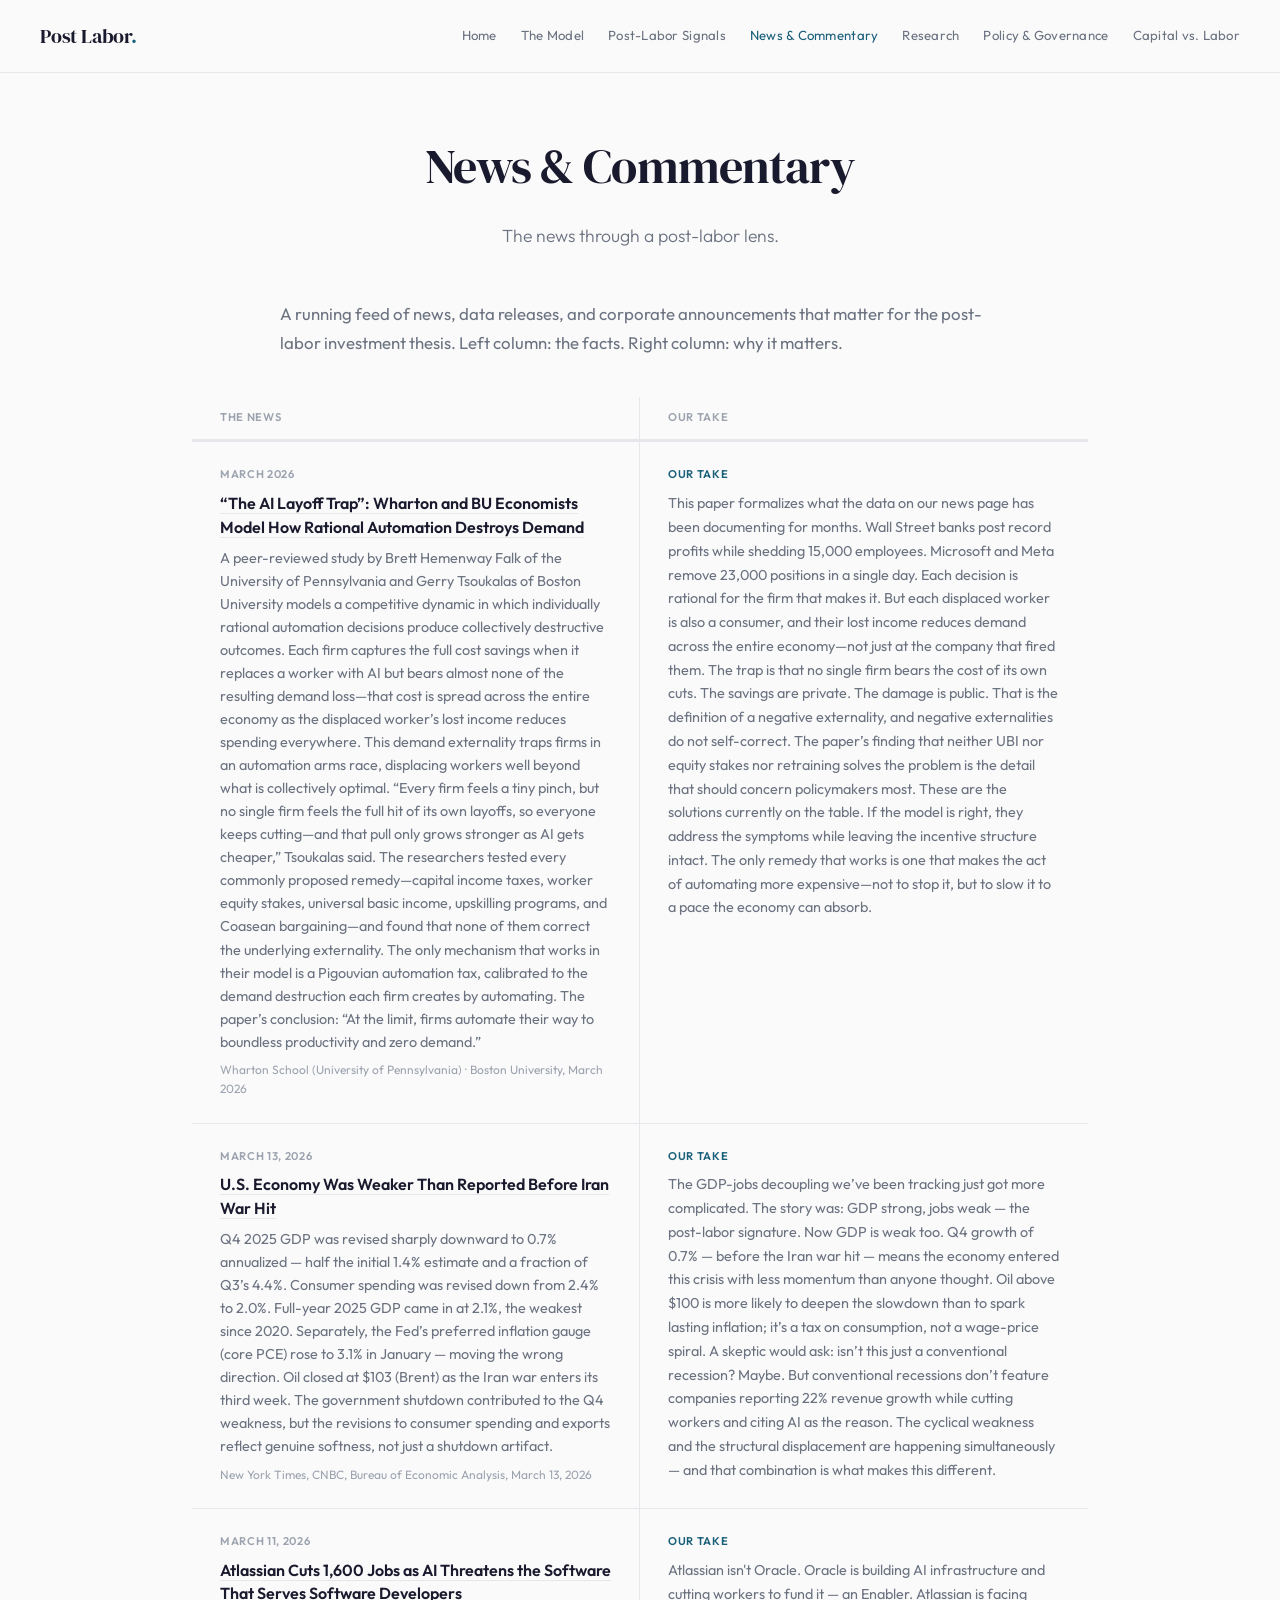
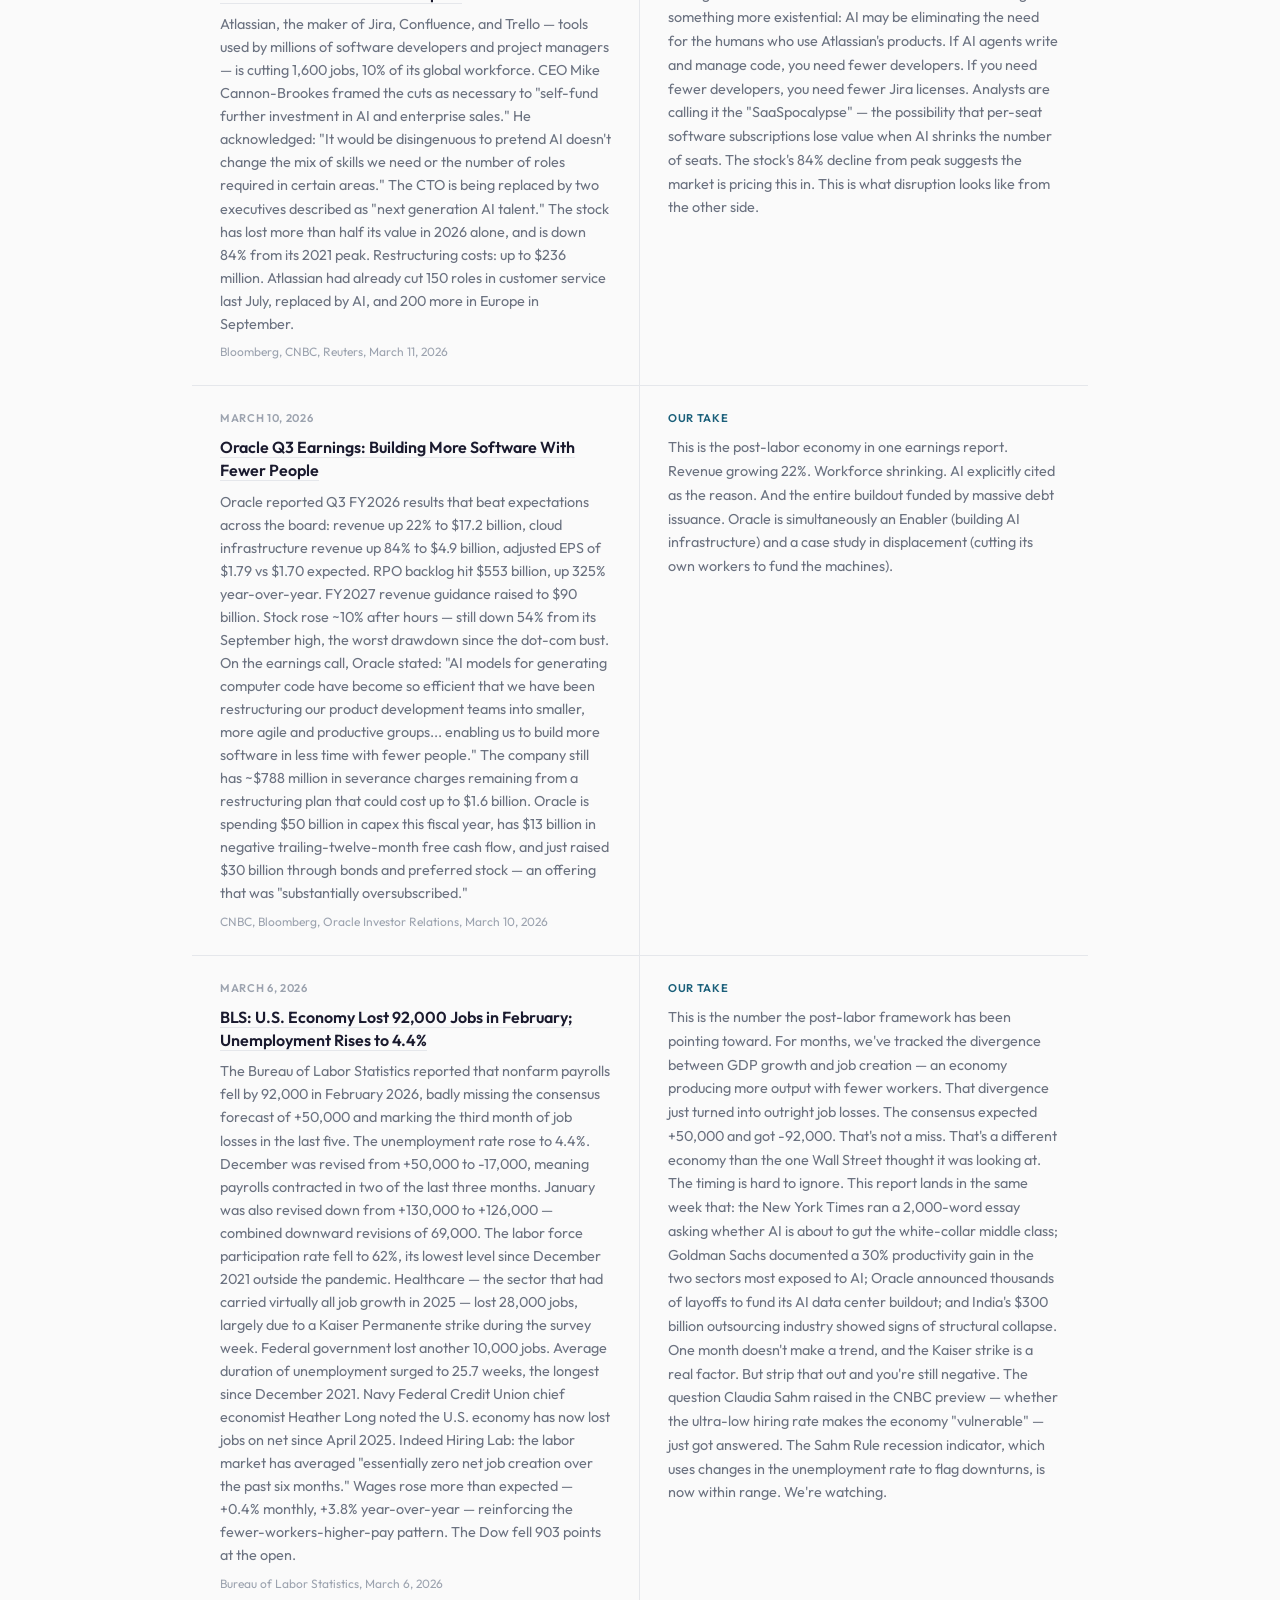
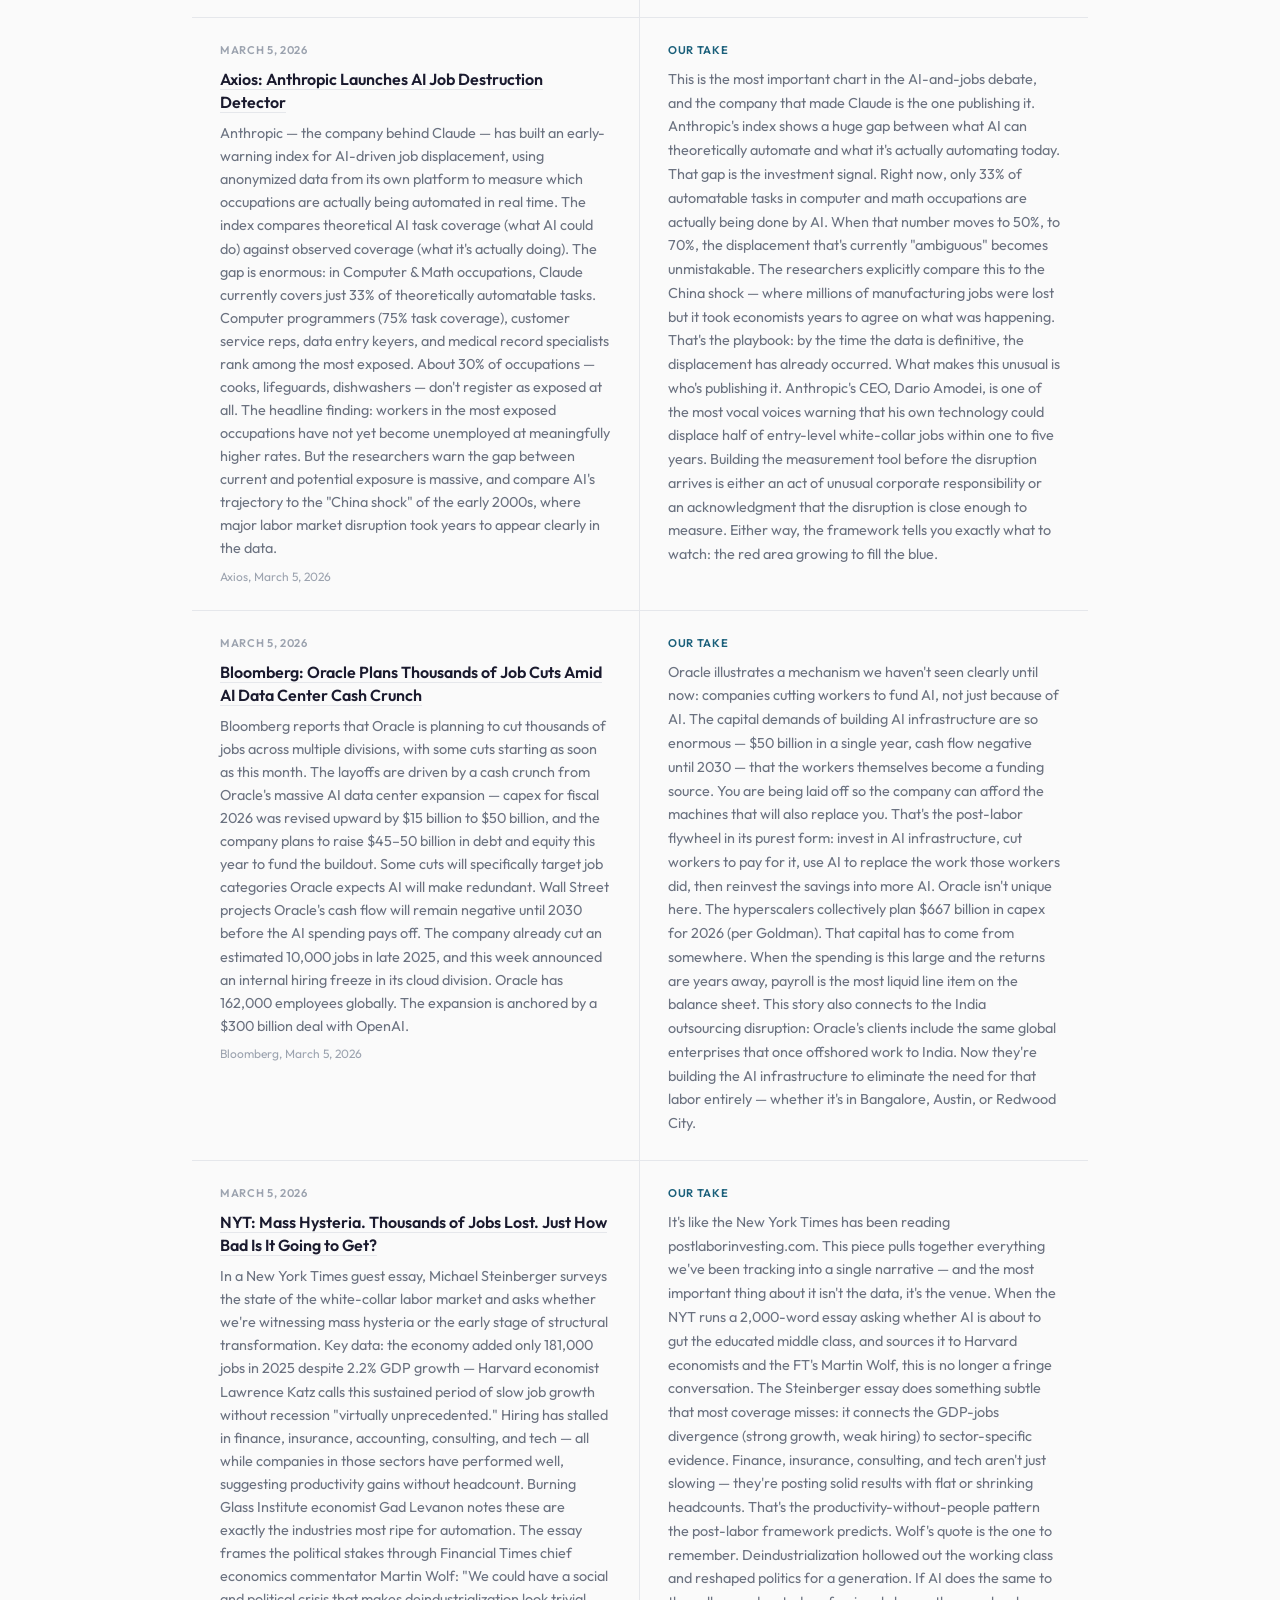
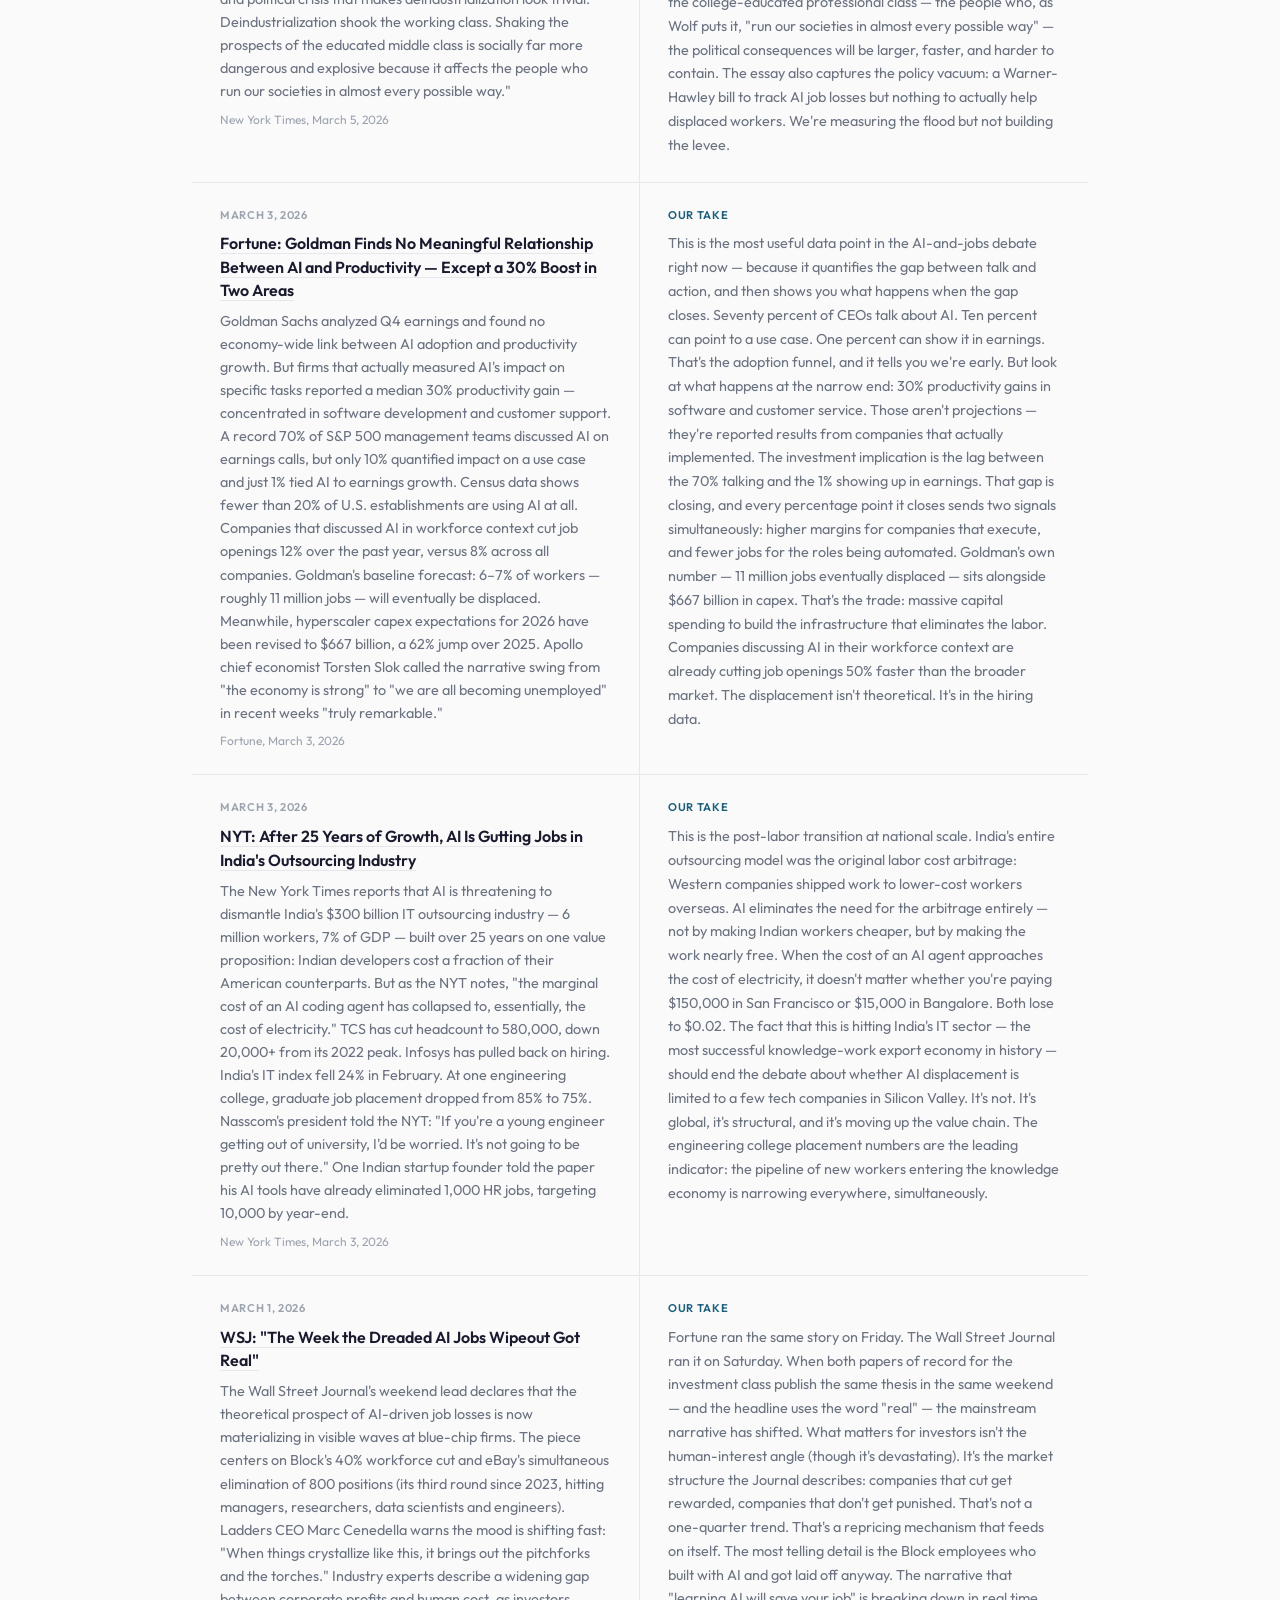
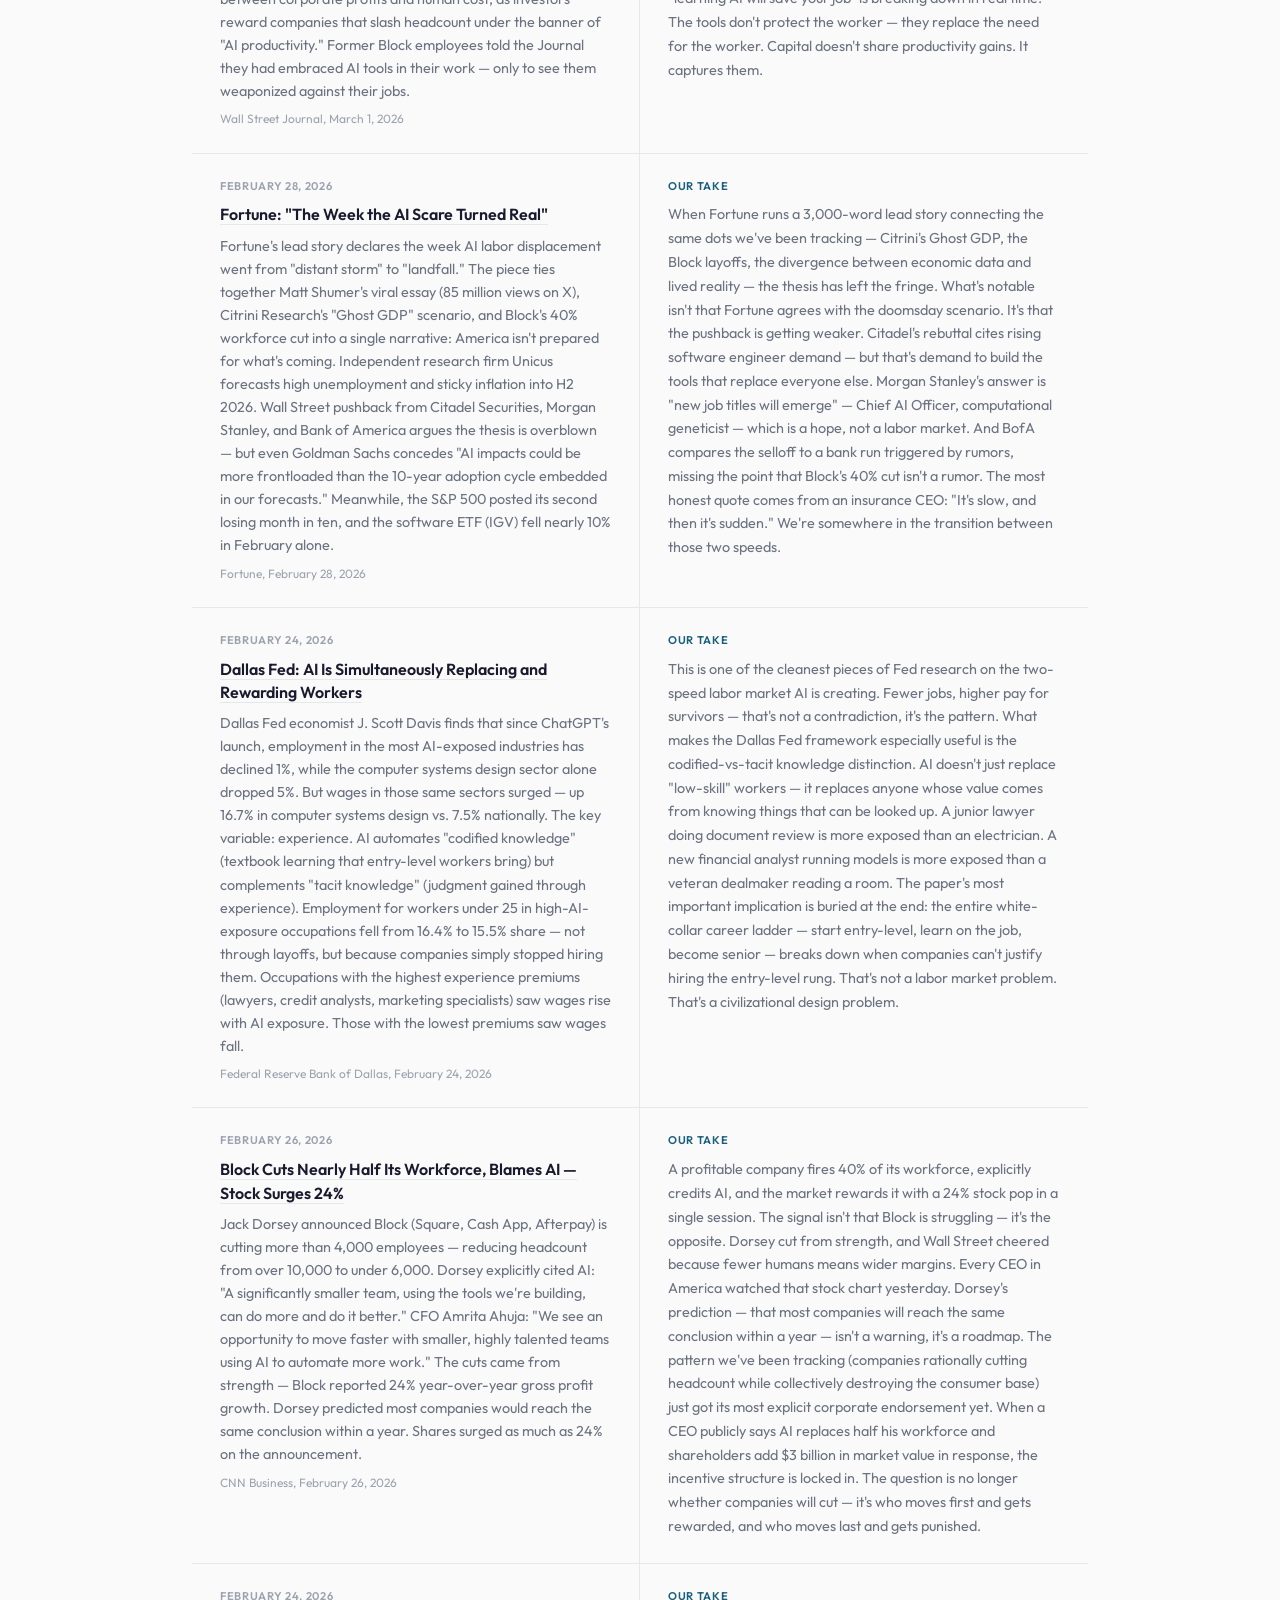
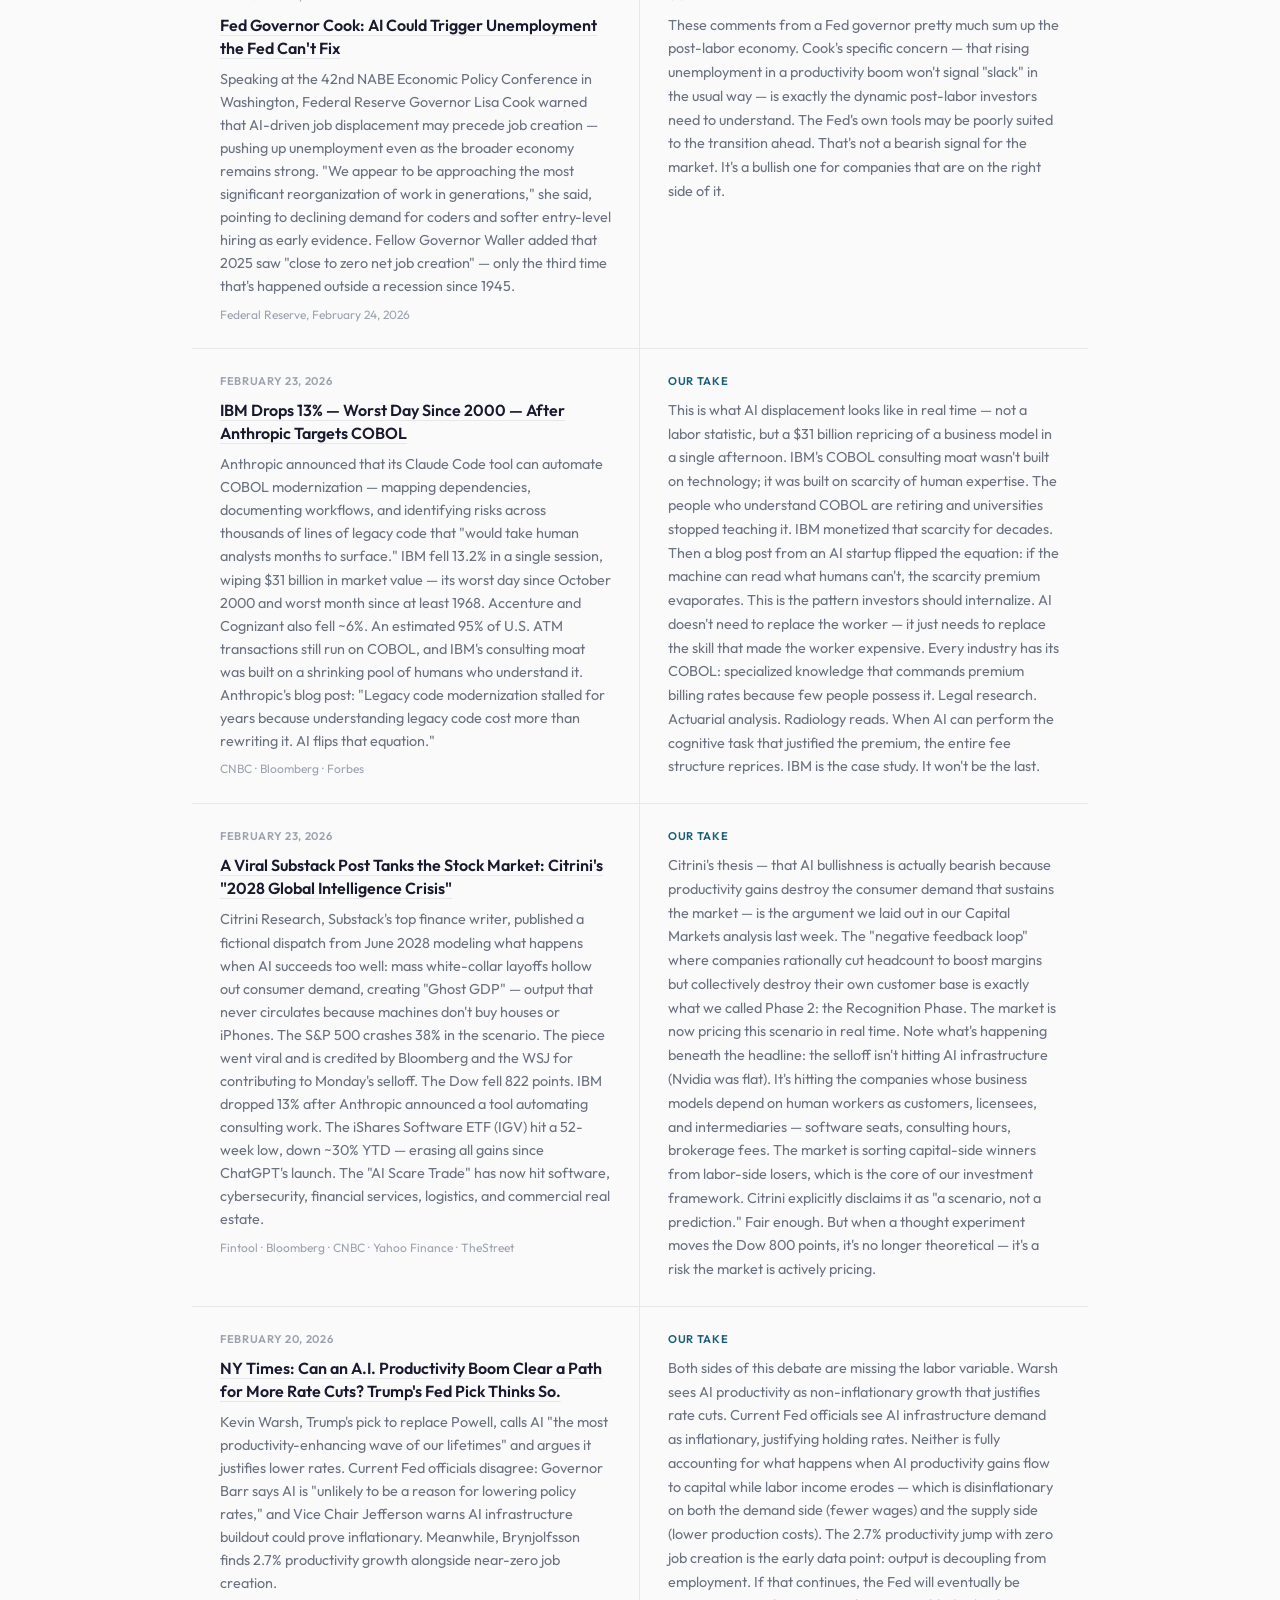
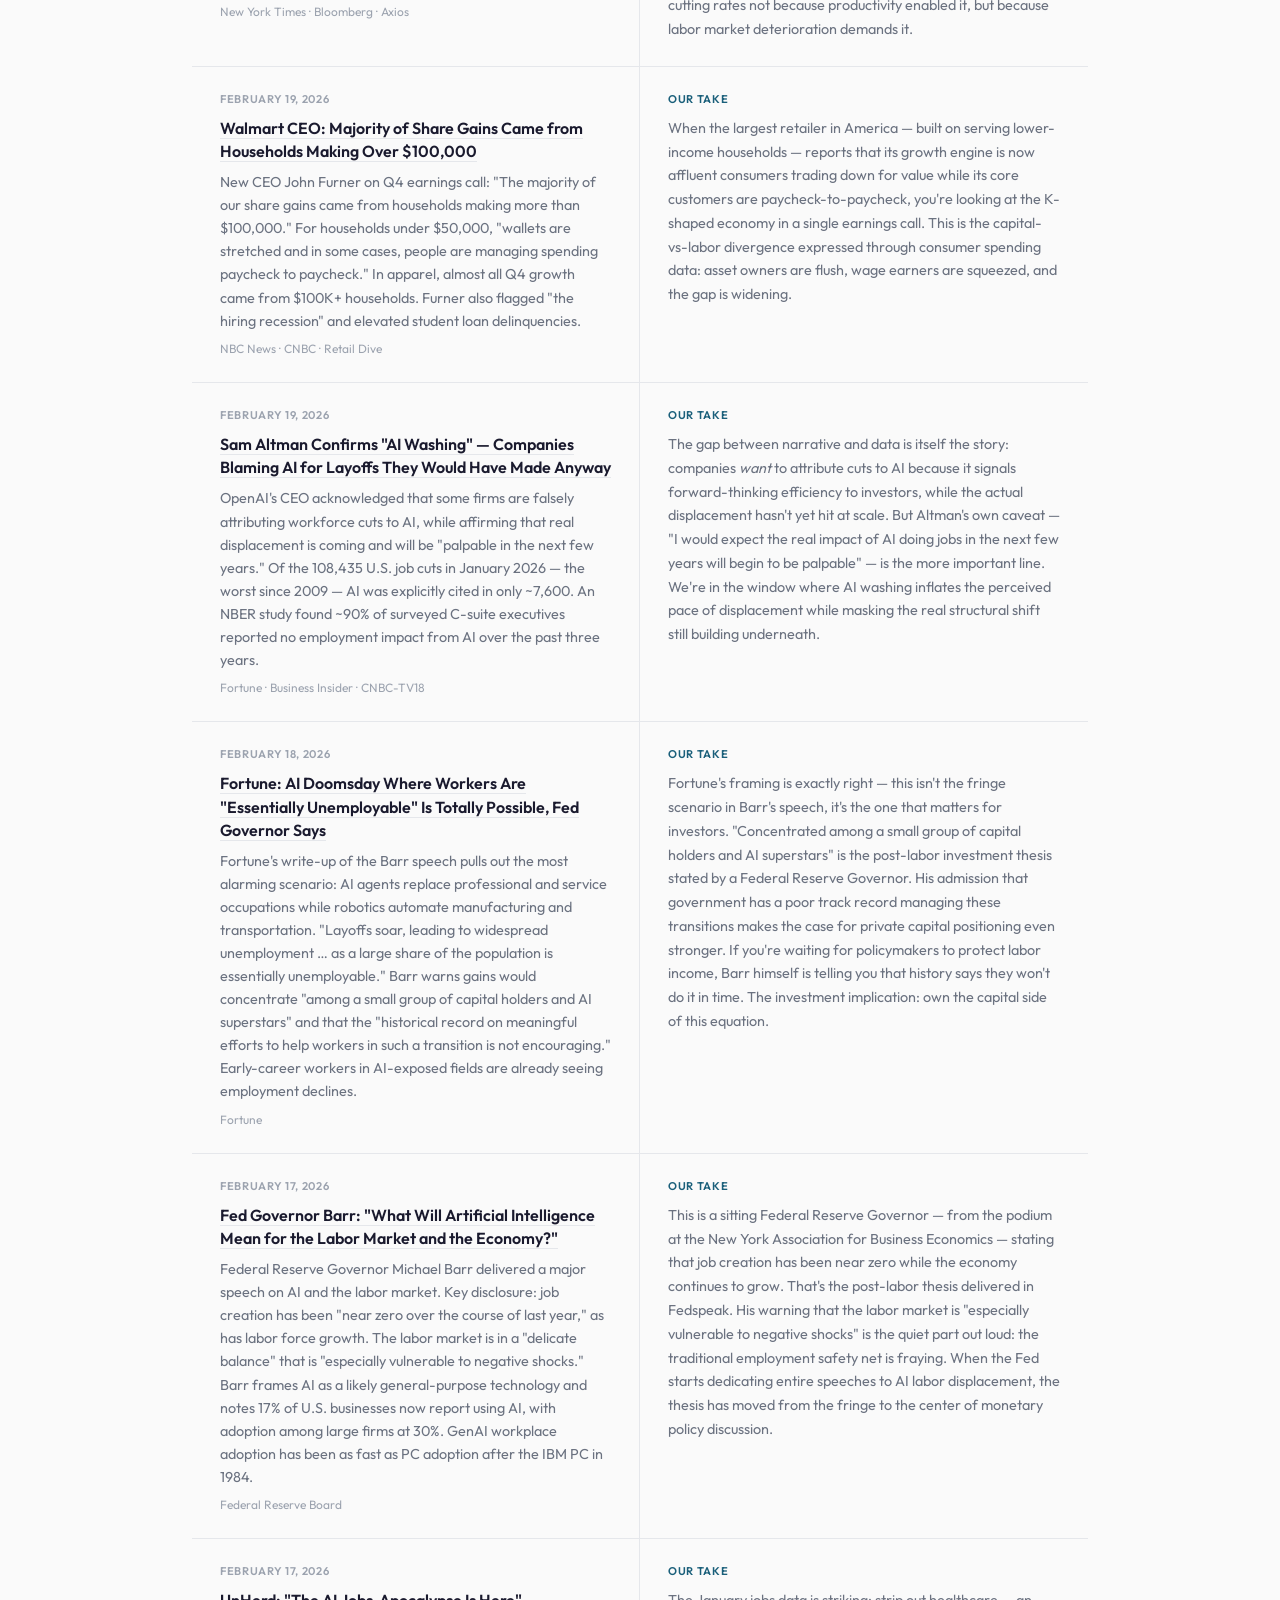
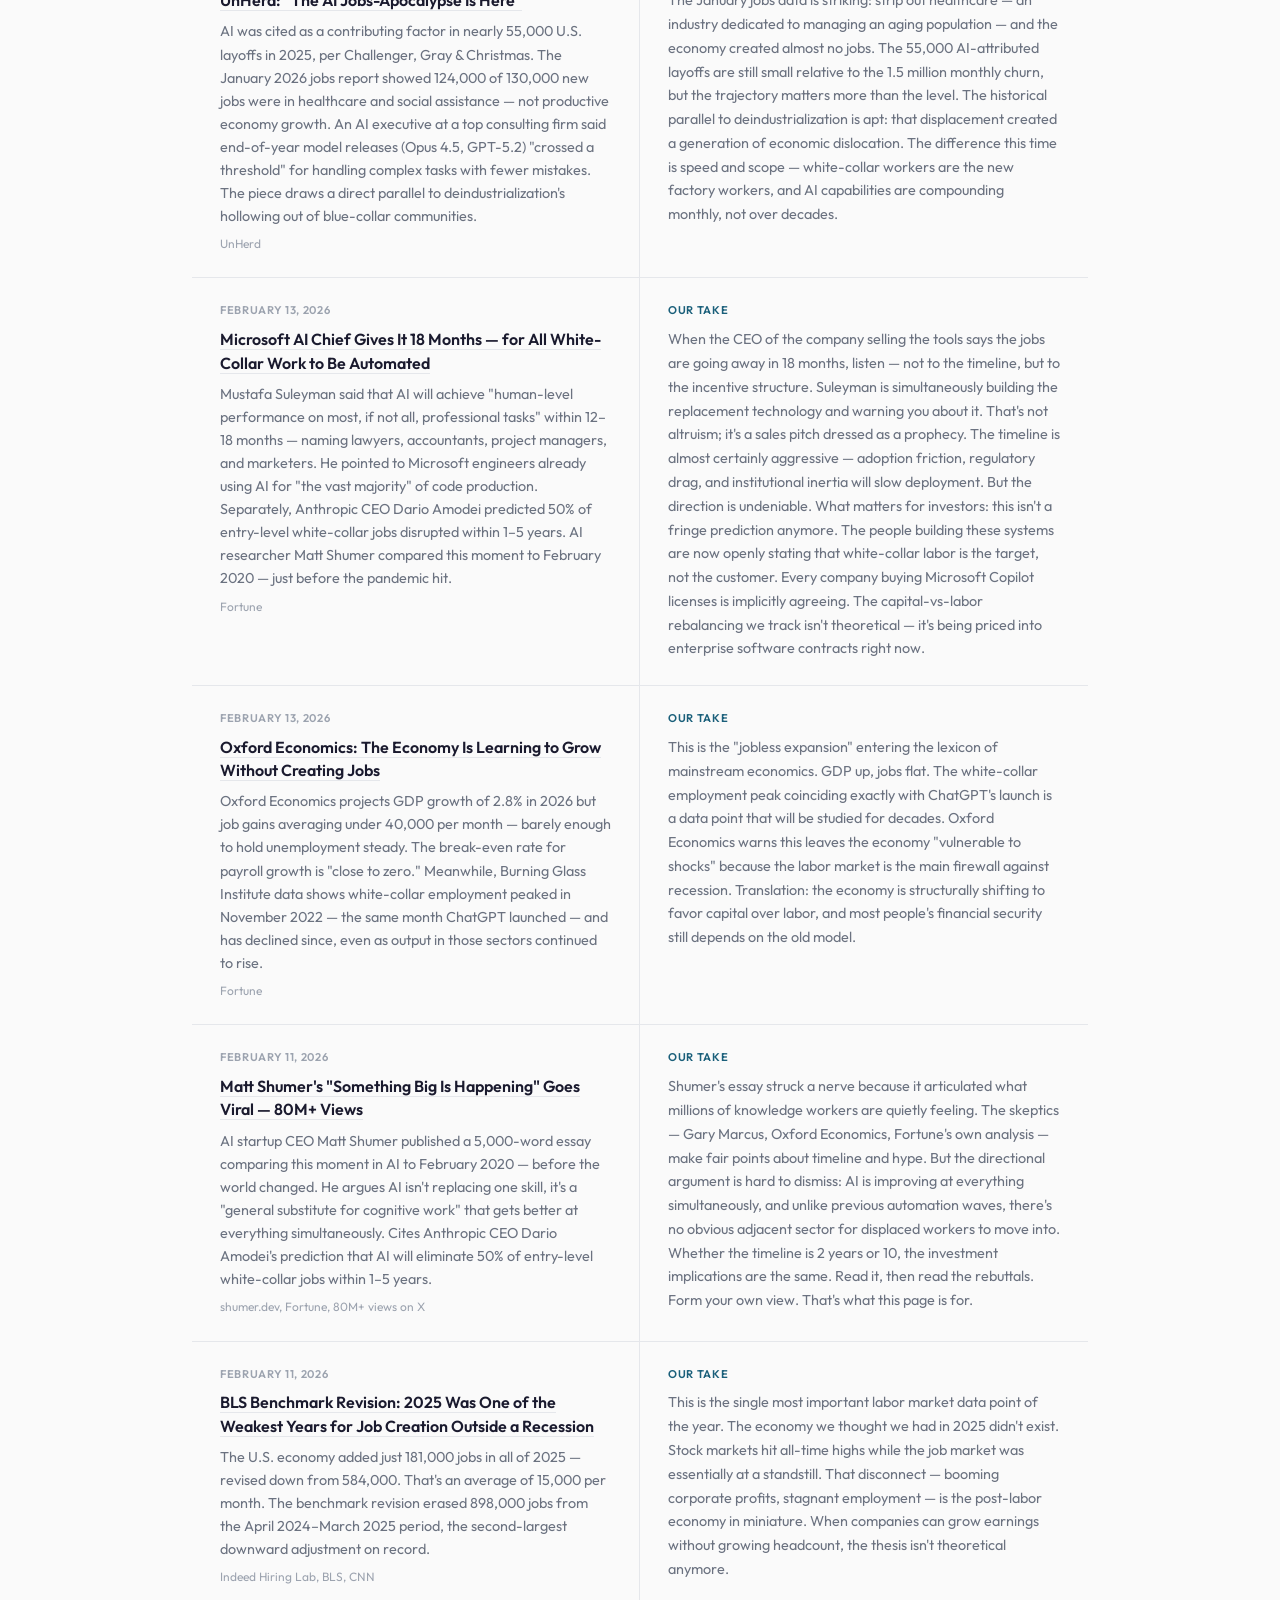
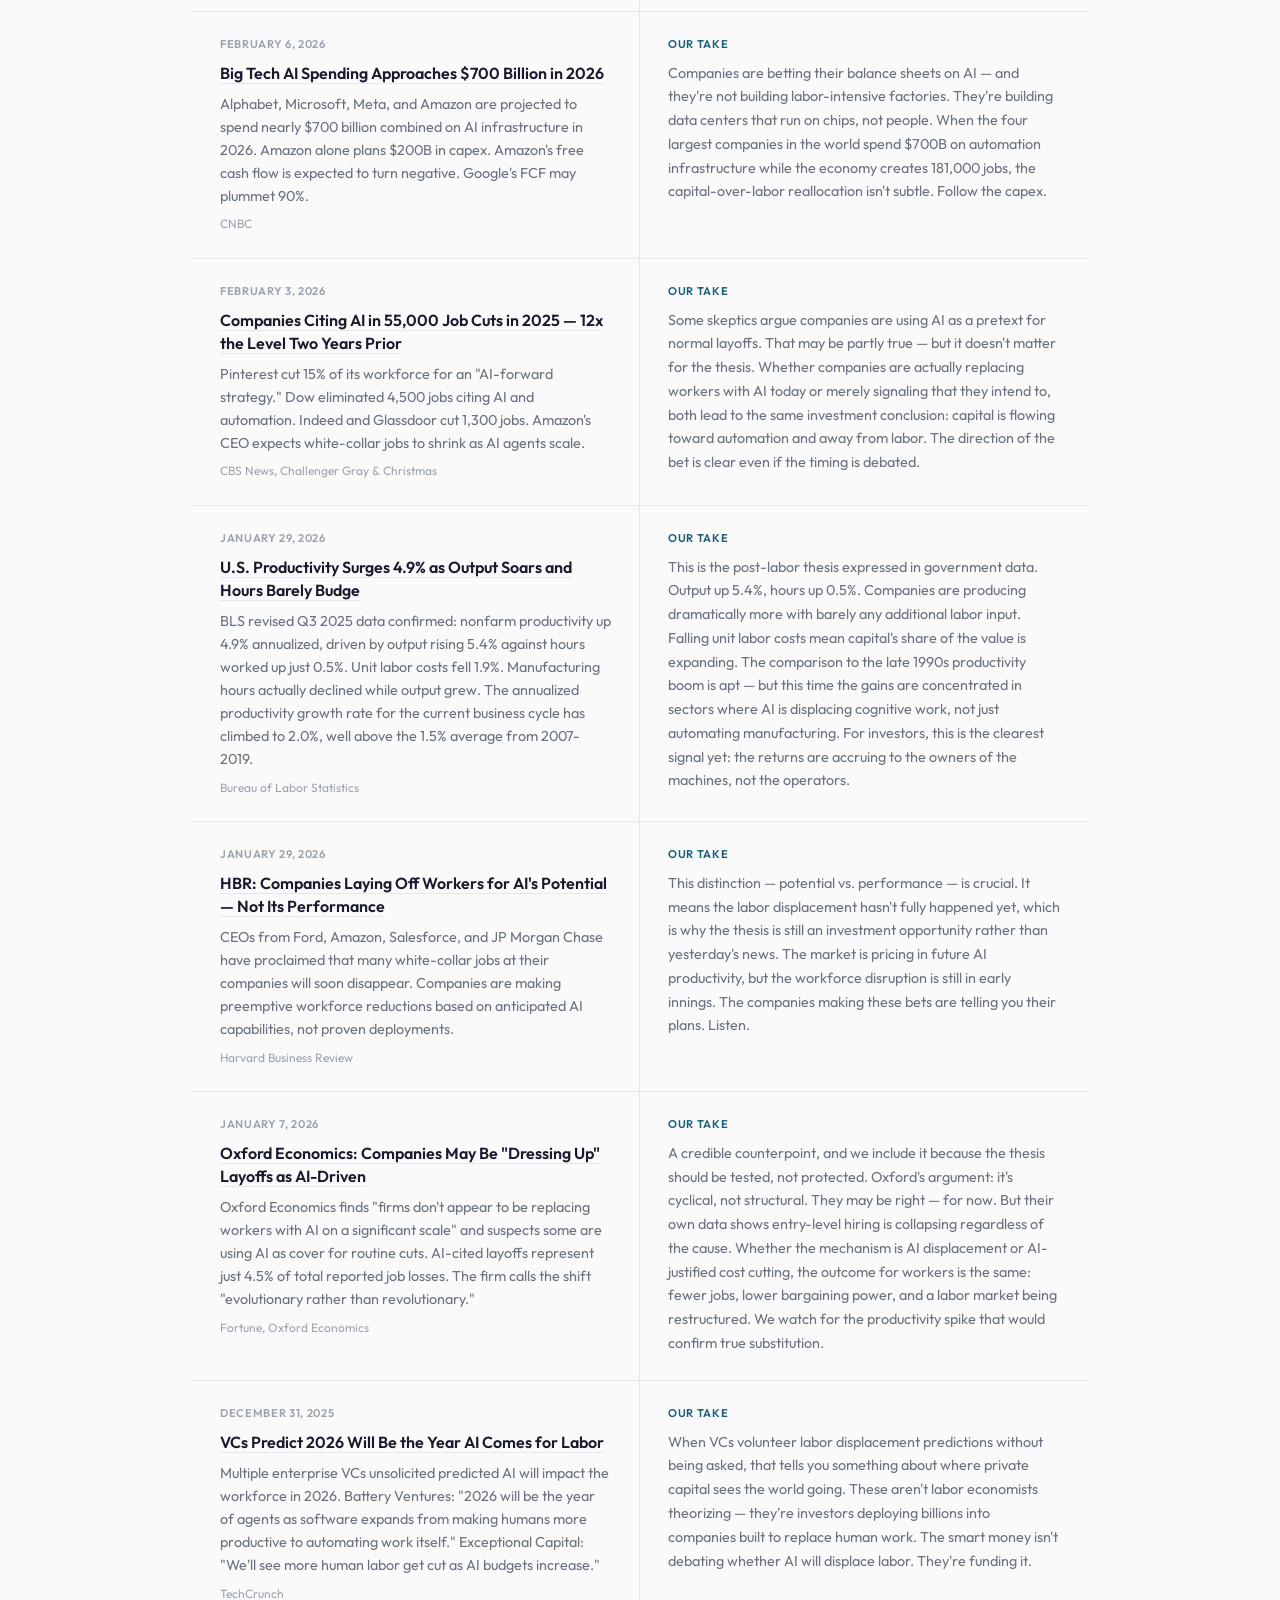
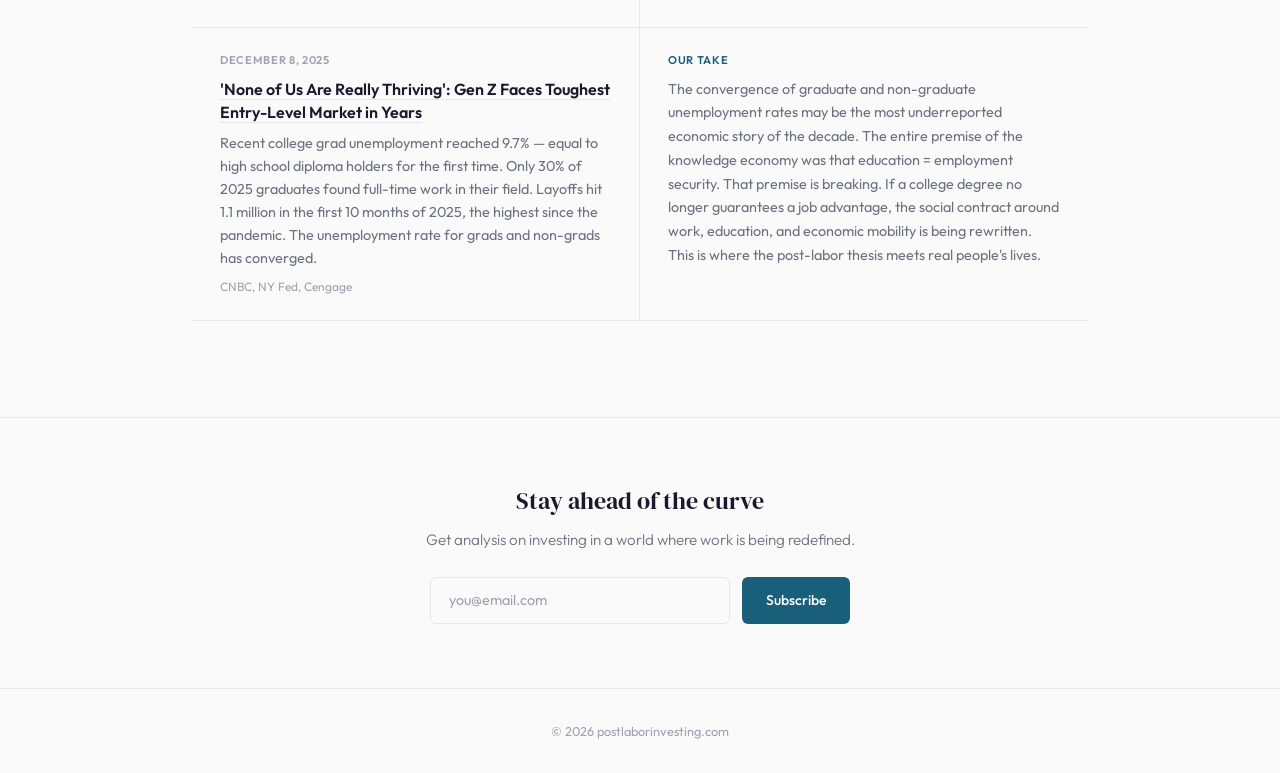
<file: news.html>
<!DOCTYPE html>
<html lang="en">
<head>
    <!-- Google tag (gtag.js) -->
    <script async src="https://www.googletagmanager.com/gtag/js?id=G-WBGP7S8VSE"></script>
    <script>
      window.dataLayer = window.dataLayer || [];
      function gtag(){dataLayer.push(arguments);}
      gtag('js', new Date());
      gtag('config', 'G-WBGP7S8VSE');
    </script>
    <meta charset="UTF-8">
    <meta name="viewport" content="width=device-width, initial-scale=1.0">
    <title>News & Commentary — Post Labor Investing</title>
    <meta name="description" content="A running feed of news and data through the post-labor investing lens.">
    <link rel="stylesheet" href="styles.css">
    <style>
        .news-container { max-width: 960px; margin: 0 auto; padding: 0 2rem 4rem; }
        .news-intro { max-width: 720px; margin: 0 auto 2.5rem; }
        .news-intro p { font-size: 1.05rem; color: var(--text-secondary); line-height: 1.75; }
        .news-feed { display: flex; flex-direction: column; gap: 0; }
        .news-entry { display: grid; grid-template-columns: 1fr 1fr; gap: 0; border-bottom: 1px solid var(--border); }
        .news-entry:first-child { border-top: 1px solid var(--border); }
        .news-col { padding: 1.5rem 1.75rem; }
        .news-col-left { border-right: 1px solid var(--border); }
        .news-date { font-size: 0.7rem; font-weight: 600; text-transform: uppercase; letter-spacing: 0.06em; color: var(--text-muted); margin-bottom: 0.5rem; }
        .news-headline { font-size: 1rem; font-weight: 600; color: var(--text-primary); line-height: 1.45; margin-bottom: 0.5rem; }
        .news-headline a { color: var(--text-primary); text-decoration: none; border-bottom: 1px solid var(--border); transition: border-color 0.2s; }
        .news-headline a:hover { border-color: var(--accent); color: var(--accent); }
        .news-stat { font-size: 0.9rem; color: var(--text-secondary); line-height: 1.6; }
        .news-source { font-size: 0.75rem; color: var(--text-muted); margin-top: 0.4rem; }
        .news-take { font-size: 0.9rem; color: var(--text-secondary); line-height: 1.65; }
        .news-take-label { font-size: 0.7rem; font-weight: 600; text-transform: uppercase; letter-spacing: 0.06em; color: var(--accent); margin-bottom: 0.5rem; }
        .col-header { display: grid; grid-template-columns: 1fr 1fr; gap: 0; border-bottom: 2px solid var(--border); margin-bottom: 0; }
        .col-header div { padding: 0.75rem 1.75rem; font-size: 0.7rem; font-weight: 600; text-transform: uppercase; letter-spacing: 0.06em; color: var(--text-muted); }
        .col-header div:first-child { border-right: 1px solid var(--border); }

        /* TEMPLATE COMMENT for adding new entries — copy the block below */
        /* 
        <div class="news-entry">
            <div class="news-col news-col-left">
                <div class="news-date">Month Day, Year</div>
                <div class="news-headline"><a href="URL" target="_blank">Headline Here</a></div>
                <div class="news-stat">Key stat or excerpt from the article.</div>
                <div class="news-source">Source Name</div>
            </div>
            <div class="news-col">
                <div class="news-take-label">Our Take</div>
                <div class="news-take">Your commentary here.</div>
            </div>
        </div>
        */

        @media (max-width: 700px) {
            .news-entry { grid-template-columns: 1fr; }
            .news-col-left { border-right: none; border-bottom: 1px dashed var(--border); }
            .news-col { padding: 1rem 1.25rem; }
            .col-header { grid-template-columns: 1fr; }
            .col-header div:first-child { border-right: none; }
            .col-header div:last-child { display: none; }
        }
    </style>
</head>
<body>

    <nav>
        <a href="index.html" class="logo">Post Labor<span>.</span></a>
        <button class="menu-toggle" onclick="document.querySelector('.nav-links').classList.toggle('open')">
            <svg xmlns="http://www.w3.org/2000/svg" fill="none" viewBox="0 0 24 24" stroke-width="2" stroke="currentColor"><path stroke-linecap="round" stroke-linejoin="round" d="M3.75 6.75h16.5M3.75 12h16.5m-16.5 5.25h16.5" /></svg>
        </button>
        <div class="nav-links">
            <a href="index.html">Home</a>
            <a href="model.html">The Model</a>
            <a href="signals.html">Post-Labor Signals</a>
            <a href="news.html" class="active">News & Commentary</a>
            <a href="research.html">Research</a>
            <a href="policy.html">Policy & Governance</a>
            <a href="capital-vs-labor.html">Capital vs. Labor</a>
        </div>
    </nav>

    <div class="page-header">
        <h1>News & Commentary</h1>
        <p>The news through a post-labor lens.</p>
    </div>

    <div class="news-container">

        <div class="news-intro">
            <p>A running feed of news, data releases, and corporate announcements that matter for the post-labor investment thesis. Left column: the facts. Right column: why it matters.</p>
        </div>

        <div class="col-header">
            <div>The News</div>
            <div>Our Take</div>
        </div>

        <div class="news-feed">

            <!-- ENTRY: AI Layoff Trap Wharton BU -->
            <div class="news-entry">
                <div class="news-col news-col-left">
                    <div class="news-date">March 2026</div>
                    <div class="news-headline"><a href="https://arxiv.org/abs/2603.20617" target="_blank">&ldquo;The AI Layoff Trap&rdquo;: Wharton and BU Economists Model How Rational Automation Destroys Demand</a></div>
                    <div class="news-stat">A peer-reviewed study by Brett Hemenway Falk of the University of Pennsylvania and Gerry Tsoukalas of Boston University models a competitive dynamic in which individually rational automation decisions produce collectively destructive outcomes. Each firm captures the full cost savings when it replaces a worker with AI but bears almost none of the resulting demand loss&mdash;that cost is spread across the entire economy as the displaced worker&rsquo;s lost income reduces spending everywhere. This demand externality traps firms in an automation arms race, displacing workers well beyond what is collectively optimal. &ldquo;Every firm feels a tiny pinch, but no single firm feels the full hit of its own layoffs, so everyone keeps cutting&mdash;and that pull only grows stronger as AI gets cheaper,&rdquo; Tsoukalas said. The researchers tested every commonly proposed remedy&mdash;capital income taxes, worker equity stakes, universal basic income, upskilling programs, and Coasean bargaining&mdash;and found that none of them correct the underlying externality. The only mechanism that works in their model is a Pigouvian automation tax, calibrated to the demand destruction each firm creates by automating. The paper&rsquo;s conclusion: &ldquo;At the limit, firms automate their way to boundless productivity and zero demand.&rdquo;</div>
                    <div class="news-source">Wharton School (University of Pennsylvania) &middot; Boston University, March 2026</div>
                </div>
                <div class="news-col">
                    <div class="news-take-label">Our Take</div>
                    <div class="news-take">This paper formalizes what the data on our news page has been documenting for months. Wall Street banks post record profits while shedding 15,000 employees. Microsoft and Meta remove 23,000 positions in a single day. Each decision is rational for the firm that makes it. But each displaced worker is also a consumer, and their lost income reduces demand across the entire economy&mdash;not just at the company that fired them. The trap is that no single firm bears the cost of its own cuts. The savings are private. The damage is public. That is the definition of a negative externality, and negative externalities do not self-correct. The paper&rsquo;s finding that neither UBI nor equity stakes nor retraining solves the problem is the detail that should concern policymakers most. These are the solutions currently on the table. If the model is right, they address the symptoms while leaving the incentive structure intact. The only remedy that works is one that makes the act of automating more expensive&mdash;not to stop it, but to slow it to a pace the economy can absorb.</div>
                </div>
            </div>

            <!-- ENTRY: GDP Revision / PCE -->
            <div class="news-entry">
                <div class="news-col news-col-left">
                    <div class="news-date">March 13, 2026</div>
                    <div class="news-headline"><a href="https://www.nytimes.com/2026/03/13/business/economy/consumer-prices-inflation-pce-february.html" target="_blank">U.S. Economy Was Weaker Than Reported Before Iran War Hit</a></div>
                    <div class="news-stat">Q4 2025 GDP was revised sharply downward to 0.7% annualized &mdash; half the initial 1.4% estimate and a fraction of Q3&rsquo;s 4.4%. Consumer spending was revised down from 2.4% to 2.0%. Full-year 2025 GDP came in at 2.1%, the weakest since 2020. Separately, the Fed&rsquo;s preferred inflation gauge (core PCE) rose to 3.1% in January &mdash; moving the wrong direction. Oil closed at $103 (Brent) as the Iran war enters its third week. The government shutdown contributed to the Q4 weakness, but the revisions to consumer spending and exports reflect genuine softness, not just a shutdown artifact.</div>
                    <div class="news-source">New York Times, CNBC, Bureau of Economic Analysis, March 13, 2026</div>
                </div>
                <div class="news-col">
                    <div class="news-take-label">Our Take</div>
                    <div class="news-take">The GDP-jobs decoupling we&rsquo;ve been tracking just got more complicated. The story was: GDP strong, jobs weak &mdash; the post-labor signature. Now GDP is weak too. Q4 growth of 0.7% &mdash; before the Iran war hit &mdash; means the economy entered this crisis with less momentum than anyone thought. Oil above $100 is more likely to deepen the slowdown than to spark lasting inflation; it&rsquo;s a tax on consumption, not a wage-price spiral. A skeptic would ask: isn&rsquo;t this just a conventional recession? Maybe. But conventional recessions don&rsquo;t feature companies reporting 22% revenue growth while cutting workers and citing AI as the reason. The cyclical weakness and the structural displacement are happening simultaneously &mdash; and that combination is what makes this different.</div>
                </div>
            </div>

            <!-- ENTRY: Atlassian Layoffs -->
            <div class="news-entry">
                <div class="news-col news-col-left">
                    <div class="news-date">March 11, 2026</div>
                    <div class="news-headline"><a href="https://www.cnbc.com/2026/03/11/atlassian-slashes-10percent-of-workforce-to-self-fund-investments-in-ai.html" target="_blank">Atlassian Cuts 1,600 Jobs as AI Threatens the Software That Serves Software Developers</a></div>
                    <div class="news-stat">Atlassian, the maker of Jira, Confluence, and Trello &mdash; tools used by millions of software developers and project managers &mdash; is cutting 1,600 jobs, 10% of its global workforce. CEO Mike Cannon-Brookes framed the cuts as necessary to "self-fund further investment in AI and enterprise sales." He acknowledged: "It would be disingenuous to pretend AI doesn't change the mix of skills we need or the number of roles required in certain areas." The CTO is being replaced by two executives described as "next generation AI talent." The stock has lost more than half its value in 2026 alone, and is down 84% from its 2021 peak. Restructuring costs: up to $236 million. Atlassian had already cut 150 roles in customer service last July, replaced by AI, and 200 more in Europe in September.</div>
                    <div class="news-source">Bloomberg, CNBC, Reuters, March 11, 2026</div>
                </div>
                <div class="news-col">
                    <div class="news-take-label">Our Take</div>
                    <div class="news-take">Atlassian isn't Oracle. Oracle is building AI infrastructure and cutting workers to fund it &mdash; an Enabler. Atlassian is facing something more existential: AI may be eliminating the need for the humans who use Atlassian's products. If AI agents write and manage code, you need fewer developers. If you need fewer developers, you need fewer Jira licenses. Analysts are calling it the "SaaSpocalypse" &mdash; the possibility that per-seat software subscriptions lose value when AI shrinks the number of seats. The stock's 84% decline from peak suggests the market is pricing this in. This is what disruption looks like from the other side.</div>
                </div>
            </div>

            <!-- ENTRY: Oracle Q3 Earnings -->
            <div class="news-entry">
                <div class="news-col news-col-left">
                    <div class="news-date">March 10, 2026</div>
                    <div class="news-headline"><a href="https://www.cnbc.com/2026/03/10/oracle-orcl-q3-earnings-report-2026.html" target="_blank">Oracle Q3 Earnings: Building More Software With Fewer People</a></div>
                    <div class="news-stat">Oracle reported Q3 FY2026 results that beat expectations across the board: revenue up 22% to $17.2 billion, cloud infrastructure revenue up 84% to $4.9 billion, adjusted EPS of $1.79 vs $1.70 expected. RPO backlog hit $553 billion, up 325% year-over-year. FY2027 revenue guidance raised to $90 billion. Stock rose ~10% after hours — still down 54% from its September high, the worst drawdown since the dot-com bust. On the earnings call, Oracle stated: "AI models for generating computer code have become so efficient that we have been restructuring our product development teams into smaller, more agile and productive groups... enabling us to build more software in less time with fewer people." The company still has ~$788 million in severance charges remaining from a restructuring plan that could cost up to $1.6 billion. Oracle is spending $50 billion in capex this fiscal year, has $13 billion in negative trailing-twelve-month free cash flow, and just raised $30 billion through bonds and preferred stock — an offering that was "substantially oversubscribed."</div>
                    <div class="news-source">CNBC, Bloomberg, Oracle Investor Relations, March 10, 2026</div>
                </div>
                <div class="news-col">
                    <div class="news-take-label">Our Take</div>
                    <div class="news-take">This is the post-labor economy in one earnings report. Revenue growing 22%. Workforce shrinking. AI explicitly cited as the reason. And the entire buildout funded by massive debt issuance. Oracle is simultaneously an Enabler (building AI infrastructure) and a case study in displacement (cutting its own workers to fund the machines).</div>
                </div>
            </div>

            <!-- ENTRY: BLS / February 2026 Jobs Report -->
            <div class="news-entry">
                <div class="news-col news-col-left">
                    <div class="news-date">March 6, 2026</div>
                    <div class="news-headline"><a href="https://www.bls.gov/news.release/empsit.nr0.htm" target="_blank">BLS: U.S. Economy Lost 92,000 Jobs in February; Unemployment Rises to 4.4%</a></div>
                    <div class="news-stat">The Bureau of Labor Statistics reported that nonfarm payrolls fell by 92,000 in February 2026, badly missing the consensus forecast of +50,000 and marking the third month of job losses in the last five. The unemployment rate rose to 4.4%. December was revised from +50,000 to -17,000, meaning payrolls contracted in two of the last three months. January was also revised down from +130,000 to +126,000 — combined downward revisions of 69,000. The labor force participation rate fell to 62%, its lowest level since December 2021 outside the pandemic. Healthcare — the sector that had carried virtually all job growth in 2025 — lost 28,000 jobs, largely due to a Kaiser Permanente strike during the survey week. Federal government lost another 10,000 jobs. Average duration of unemployment surged to 25.7 weeks, the longest since December 2021. Navy Federal Credit Union chief economist Heather Long noted the U.S. economy has now lost jobs on net since April 2025. Indeed Hiring Lab: the labor market has averaged "essentially zero net job creation over the past six months." Wages rose more than expected — +0.4% monthly, +3.8% year-over-year — reinforcing the fewer-workers-higher-pay pattern. The Dow fell 903 points at the open.</div>
                    <div class="news-source">Bureau of Labor Statistics, March 6, 2026</div>
                </div>
                <div class="news-col">
                    <div class="news-take-label">Our Take</div>
                    <div class="news-take">This is the number the post-labor framework has been pointing toward. For months, we've tracked the divergence between GDP growth and job creation — an economy producing more output with fewer workers. That divergence just turned into outright job losses. The consensus expected +50,000 and got -92,000. That's not a miss. That's a different economy than the one Wall Street thought it was looking at. The timing is hard to ignore. This report lands in the same week that: the New York Times ran a 2,000-word essay asking whether AI is about to gut the white-collar middle class; Goldman Sachs documented a 30% productivity gain in the two sectors most exposed to AI; Oracle announced thousands of layoffs to fund its AI data center buildout; and India's $300 billion outsourcing industry showed signs of structural collapse. One month doesn't make a trend, and the Kaiser strike is a real factor. But strip that out and you're still negative. The question Claudia Sahm raised in the CNBC preview — whether the ultra-low hiring rate makes the economy "vulnerable" — just got answered. The Sahm Rule recession indicator, which uses changes in the unemployment rate to flag downturns, is now within range. We're watching.</div>
                </div>
            </div>

            <!-- ENTRY: Axios / Anthropic AI Job Destruction Detector -->
            <div class="news-entry">
                <div class="news-col news-col-left">
                    <div class="news-date">March 5, 2026</div>
                    <div class="news-headline"><a href="https://www.axios.com/2026/03/05/anthropic-ai-jobs-claude" target="_blank">Axios: Anthropic Launches AI Job Destruction Detector</a></div>
                    <div class="news-stat">Anthropic — the company behind Claude — has built an early-warning index for AI-driven job displacement, using anonymized data from its own platform to measure which occupations are actually being automated in real time. The index compares theoretical AI task coverage (what AI could do) against observed coverage (what it's actually doing). The gap is enormous: in Computer & Math occupations, Claude currently covers just 33% of theoretically automatable tasks. Computer programmers (75% task coverage), customer service reps, data entry keyers, and medical record specialists rank among the most exposed. About 30% of occupations — cooks, lifeguards, dishwashers — don't register as exposed at all. The headline finding: workers in the most exposed occupations have not yet become unemployed at meaningfully higher rates. But the researchers warn the gap between current and potential exposure is massive, and compare AI's trajectory to the "China shock" of the early 2000s, where major labor market disruption took years to appear clearly in the data.</div>
                    <div class="news-source">Axios, March 5, 2026</div>
                </div>
                <div class="news-col">
                    <div class="news-take-label">Our Take</div>
                    <div class="news-take">This is the most important chart in the AI-and-jobs debate, and the company that made Claude is the one publishing it. Anthropic's index shows a huge gap between what AI can theoretically automate and what it's actually automating today. That gap is the investment signal. Right now, only 33% of automatable tasks in computer and math occupations are actually being done by AI. When that number moves to 50%, to 70%, the displacement that's currently "ambiguous" becomes unmistakable. The researchers explicitly compare this to the China shock — where millions of manufacturing jobs were lost but it took economists years to agree on what was happening. That's the playbook: by the time the data is definitive, the displacement has already occurred. What makes this unusual is who's publishing it. Anthropic's CEO, Dario Amodei, is one of the most vocal voices warning that his own technology could displace half of entry-level white-collar jobs within one to five years. Building the measurement tool before the disruption arrives is either an act of unusual corporate responsibility or an acknowledgment that the disruption is close enough to measure. Either way, the framework tells you exactly what to watch: the red area growing to fill the blue.</div>
                </div>
            </div>

            <!-- ENTRY: Bloomberg / Oracle Layoffs -->
            <div class="news-entry">
                <div class="news-col news-col-left">
                    <div class="news-date">March 5, 2026</div>
                    <div class="news-headline"><a href="https://www.bloomberg.com/news/articles/2026-03-05/oracle-layoffs-to-impact-thousands-in-ai-cash-crunch" target="_blank">Bloomberg: Oracle Plans Thousands of Job Cuts Amid AI Data Center Cash Crunch</a></div>
                    <div class="news-stat">Bloomberg reports that Oracle is planning to cut thousands of jobs across multiple divisions, with some cuts starting as soon as this month. The layoffs are driven by a cash crunch from Oracle's massive AI data center expansion — capex for fiscal 2026 was revised upward by $15 billion to $50 billion, and the company plans to raise $45–50 billion in debt and equity this year to fund the buildout. Some cuts will specifically target job categories Oracle expects AI will make redundant. Wall Street projects Oracle's cash flow will remain negative until 2030 before the AI spending pays off. The company already cut an estimated 10,000 jobs in late 2025, and this week announced an internal hiring freeze in its cloud division. Oracle has 162,000 employees globally. The expansion is anchored by a $300 billion deal with OpenAI.</div>
                    <div class="news-source">Bloomberg, March 5, 2026</div>
                </div>
                <div class="news-col">
                    <div class="news-take-label">Our Take</div>
                    <div class="news-take">Oracle illustrates a mechanism we haven't seen clearly until now: companies cutting workers to fund AI, not just because of AI. The capital demands of building AI infrastructure are so enormous — $50 billion in a single year, cash flow negative until 2030 — that the workers themselves become a funding source. You are being laid off so the company can afford the machines that will also replace you. That's the post-labor flywheel in its purest form: invest in AI infrastructure, cut workers to pay for it, use AI to replace the work those workers did, then reinvest the savings into more AI. Oracle isn't unique here. The hyperscalers collectively plan $667 billion in capex for 2026 (per Goldman). That capital has to come from somewhere. When the spending is this large and the returns are years away, payroll is the most liquid line item on the balance sheet. This story also connects to the India outsourcing disruption: Oracle's clients include the same global enterprises that once offshored work to India. Now they're building the AI infrastructure to eliminate the need for that labor entirely — whether it's in Bangalore, Austin, or Redwood City.</div>
                </div>
            </div>

            <!-- ENTRY: NYT / Mass Hysteria, Thousands of Jobs Lost -->
            <div class="news-entry">
                <div class="news-col news-col-left">
                    <div class="news-date">March 5, 2026</div>
                    <div class="news-headline"><a href="https://www.nytimes.com/2026/03/05/opinion/ai-jobs-white-collar-apocalpyse.html" target="_blank">NYT: Mass Hysteria. Thousands of Jobs Lost. Just How Bad Is It Going to Get?</a></div>
                    <div class="news-stat">In a New York Times guest essay, Michael Steinberger surveys the state of the white-collar labor market and asks whether we're witnessing mass hysteria or the early stage of structural transformation. Key data: the economy added only 181,000 jobs in 2025 despite 2.2% GDP growth — Harvard economist Lawrence Katz calls this sustained period of slow job growth without recession "virtually unprecedented." Hiring has stalled in finance, insurance, accounting, consulting, and tech — all while companies in those sectors have performed well, suggesting productivity gains without headcount. Burning Glass Institute economist Gad Levanon notes these are exactly the industries most ripe for automation. The essay frames the political stakes through Financial Times chief economics commentator Martin Wolf: "We could have a social and political crisis that makes deindustrialization look trivial. Deindustrialization shook the working class. Shaking the prospects of the educated middle class is socially far more dangerous and explosive because it affects the people who run our societies in almost every possible way."</div>
                    <div class="news-source">New York Times, March 5, 2026</div>
                </div>
                <div class="news-col">
                    <div class="news-take-label">Our Take</div>
                    <div class="news-take">It's like the New York Times has been reading postlaborinvesting.com. This piece pulls together everything we've been tracking into a single narrative — and the most important thing about it isn't the data, it's the venue. When the NYT runs a 2,000-word essay asking whether AI is about to gut the educated middle class, and sources it to Harvard economists and the FT's Martin Wolf, this is no longer a fringe conversation. The Steinberger essay does something subtle that most coverage misses: it connects the GDP-jobs divergence (strong growth, weak hiring) to sector-specific evidence. Finance, insurance, consulting, and tech aren't just slowing — they're posting solid results with flat or shrinking headcounts. That's the productivity-without-people pattern the post-labor framework predicts. Wolf's quote is the one to remember. Deindustrialization hollowed out the working class and reshaped politics for a generation. If AI does the same to the college-educated professional class — the people who, as Wolf puts it, "run our societies in almost every possible way" — the political consequences will be larger, faster, and harder to contain. The essay also captures the policy vacuum: a Warner-Hawley bill to track AI job losses but nothing to actually help displaced workers. We're measuring the flood but not building the levee.</div>
                </div>
            </div>

            <!-- ENTRY: Fortune / Goldman Sachs AI-nxiety -->
            <div class="news-entry">
                <div class="news-col news-col-left">
                    <div class="news-date">March 3, 2026</div>
                    <div class="news-headline"><a href="https://fortune.com/2026/03/03/goldman-earnings-ai-anxiety-no-meaningful-impact-productivity-economy-30-percent-in-2-areas/" target="_blank">Fortune: Goldman Finds No Meaningful Relationship Between AI and Productivity — Except a 30% Boost in Two Areas</a></div>
                    <div class="news-stat">Goldman Sachs analyzed Q4 earnings and found no economy-wide link between AI adoption and productivity growth. But firms that actually measured AI's impact on specific tasks reported a median 30% productivity gain — concentrated in software development and customer support. A record 70% of S&P 500 management teams discussed AI on earnings calls, but only 10% quantified impact on a use case and just 1% tied AI to earnings growth. Census data shows fewer than 20% of U.S. establishments are using AI at all. Companies that discussed AI in workforce context cut job openings 12% over the past year, versus 8% across all companies. Goldman's baseline forecast: 6–7% of workers — roughly 11 million jobs — will eventually be displaced. Meanwhile, hyperscaler capex expectations for 2026 have been revised to $667 billion, a 62% jump over 2025. Apollo chief economist Torsten Slok called the narrative swing from "the economy is strong" to "we are all becoming unemployed" in recent weeks "truly remarkable."</div>
                    <div class="news-source">Fortune, March 3, 2026</div>
                </div>
                <div class="news-col">
                    <div class="news-take-label">Our Take</div>
                    <div class="news-take">This is the most useful data point in the AI-and-jobs debate right now — because it quantifies the gap between talk and action, and then shows you what happens when the gap closes. Seventy percent of CEOs talk about AI. Ten percent can point to a use case. One percent can show it in earnings. That's the adoption funnel, and it tells you we're early. But look at what happens at the narrow end: 30% productivity gains in software and customer service. Those aren't projections — they're reported results from companies that actually implemented. The investment implication is the lag between the 70% talking and the 1% showing up in earnings. That gap is closing, and every percentage point it closes sends two signals simultaneously: higher margins for companies that execute, and fewer jobs for the roles being automated. Goldman's own number — 11 million jobs eventually displaced — sits alongside $667 billion in capex. That's the trade: massive capital spending to build the infrastructure that eliminates the labor. Companies discussing AI in their workforce context are already cutting job openings 50% faster than the broader market. The displacement isn't theoretical. It's in the hiring data.</div>
                </div>
            </div>

            <!-- ENTRY: NYT / AI Gutting India Outsourcing -->
            <div class="news-entry">
                <div class="news-col news-col-left">
                    <div class="news-date">March 3, 2026</div>
                    <div class="news-headline"><a href="https://www.nytimes.com/2026/03/03/business/india-outsourcing-ai.html" target="_blank">NYT: After 25 Years of Growth, AI Is Gutting Jobs in India's Outsourcing Industry</a></div>
                    <div class="news-stat">The New York Times reports that AI is threatening to dismantle India's $300 billion IT outsourcing industry — 6 million workers, 7% of GDP — built over 25 years on one value proposition: Indian developers cost a fraction of their American counterparts. But as the NYT notes, "the marginal cost of an AI coding agent has collapsed to, essentially, the cost of electricity." TCS has cut headcount to 580,000, down 20,000+ from its 2022 peak. Infosys has pulled back on hiring. India's IT index fell 24% in February. At one engineering college, graduate job placement dropped from 85% to 75%. Nasscom's president told the NYT: "If you're a young engineer getting out of university, I'd be worried. It's not going to be pretty out there." One Indian startup founder told the paper his AI tools have already eliminated 1,000 HR jobs, targeting 10,000 by year-end.</div>
                    <div class="news-source">New York Times, March 3, 2026</div>
                </div>
                <div class="news-col">
                    <div class="news-take-label">Our Take</div>
                    <div class="news-take">This is the post-labor transition at national scale. India's entire outsourcing model was the original labor cost arbitrage: Western companies shipped work to lower-cost workers overseas. AI eliminates the need for the arbitrage entirely — not by making Indian workers cheaper, but by making the work nearly free. When the cost of an AI agent approaches the cost of electricity, it doesn't matter whether you're paying $150,000 in San Francisco or $15,000 in Bangalore. Both lose to $0.02. The fact that this is hitting India's IT sector — the most successful knowledge-work export economy in history — should end the debate about whether AI displacement is limited to a few tech companies in Silicon Valley. It's not. It's global, it's structural, and it's moving up the value chain. The engineering college placement numbers are the leading indicator: the pipeline of new workers entering the knowledge economy is narrowing everywhere, simultaneously.</div>
                </div>
            </div>

            <!-- ENTRY: WSJ / AI Jobs Wipeout Got Real -->
            <div class="news-entry">
                <div class="news-col news-col-left">
                    <div class="news-date">March 1, 2026</div>
                    <div class="news-headline"><a href="https://www.wsj.com/business/the-week-the-dreaded-ai-jobs-wipeout-got-real" target="_blank">WSJ: "The Week the Dreaded AI Jobs Wipeout Got Real"</a></div>
                    <div class="news-stat">The Wall Street Journal's weekend lead declares that the theoretical prospect of AI-driven job losses is now materializing in visible waves at blue-chip firms. The piece centers on Block's 40% workforce cut and eBay's simultaneous elimination of 800 positions (its third round since 2023, hitting managers, researchers, data scientists and engineers). Ladders CEO Marc Cenedella warns the mood is shifting fast: "When things crystallize like this, it brings out the pitchforks and the torches." Industry experts describe a widening gap between corporate profits and human cost, as investors reward companies that slash headcount under the banner of "AI productivity." Former Block employees told the Journal they had embraced AI tools in their work — only to see them weaponized against their jobs.</div>
                    <div class="news-source">Wall Street Journal, March 1, 2026</div>
                </div>
                <div class="news-col">
                    <div class="news-take-label">Our Take</div>
                    <div class="news-take">Fortune ran the same story on Friday. The Wall Street Journal ran it on Saturday. When both papers of record for the investment class publish the same thesis in the same weekend — and the headline uses the word "real" — the mainstream narrative has shifted. What matters for investors isn't the human-interest angle (though it's devastating). It's the market structure the Journal describes: companies that cut get rewarded, companies that don't get punished. That's not a one-quarter trend. That's a repricing mechanism that feeds on itself. The most telling detail is the Block employees who built with AI and got laid off anyway. The narrative that "learning AI will save your job" is breaking down in real time. The tools don't protect the worker — they replace the need for the worker. Capital doesn't share productivity gains. It captures them.</div>
                </div>
            </div>

            <!-- ENTRY: Fortune / AI Scare Turned Real -->
            <div class="news-entry">
                <div class="news-col news-col-left">
                    <div class="news-date">February 28, 2026</div>
                    <div class="news-headline"><a href="https://fortune.com/2026/02/28/ai-scare-trade-mass-layoffs-white-collar-recession-citrini-shumer-viral-doomsday-essays/" target="_blank">Fortune: "The Week the AI Scare Turned Real"</a></div>
                    <div class="news-stat">Fortune's lead story declares the week AI labor displacement went from "distant storm" to "landfall." The piece ties together Matt Shumer's viral essay (85 million views on X), Citrini Research's "Ghost GDP" scenario, and Block's 40% workforce cut into a single narrative: America isn't prepared for what's coming. Independent research firm Unicus forecasts high unemployment and sticky inflation into H2 2026. Wall Street pushback from Citadel Securities, Morgan Stanley, and Bank of America argues the thesis is overblown — but even Goldman Sachs concedes "AI impacts could be more frontloaded than the 10-year adoption cycle embedded in our forecasts." Meanwhile, the S&P 500 posted its second losing month in ten, and the software ETF (IGV) fell nearly 10% in February alone.</div>
                    <div class="news-source">Fortune, February 28, 2026</div>
                </div>
                <div class="news-col">
                    <div class="news-take-label">Our Take</div>
                    <div class="news-take">When Fortune runs a 3,000-word lead story connecting the same dots we've been tracking — Citrini's Ghost GDP, the Block layoffs, the divergence between economic data and lived reality — the thesis has left the fringe. What's notable isn't that Fortune agrees with the doomsday scenario. It's that the pushback is getting weaker. Citadel's rebuttal cites rising software engineer demand — but that's demand to build the tools that replace everyone else. Morgan Stanley's answer is "new job titles will emerge" — Chief AI Officer, computational geneticist — which is a hope, not a labor market. And BofA compares the selloff to a bank run triggered by rumors, missing the point that Block's 40% cut isn't a rumor. The most honest quote comes from an insurance CEO: "It's slow, and then it's sudden." We're somewhere in the transition between those two speeds.</div>
                </div>
            </div>

            <!-- ENTRY: Dallas Fed / AI Replacing and Rewarding Workers -->
            <div class="news-entry">
                <div class="news-col news-col-left">
                    <div class="news-date">February 24, 2026</div>
                    <div class="news-headline"><a href="https://www.dallasfed.org/research/economics/2026/0224" target="_blank">Dallas Fed: AI Is Simultaneously Replacing and Rewarding Workers</a></div>
                    <div class="news-stat">Dallas Fed economist J. Scott Davis finds that since ChatGPT's launch, employment in the most AI-exposed industries has declined 1%, while the computer systems design sector alone dropped 5%. But wages in those same sectors surged — up 16.7% in computer systems design vs. 7.5% nationally. The key variable: experience. AI automates "codified knowledge" (textbook learning that entry-level workers bring) but complements "tacit knowledge" (judgment gained through experience). Employment for workers under 25 in high-AI-exposure occupations fell from 16.4% to 15.5% share — not through layoffs, but because companies simply stopped hiring them. Occupations with the highest experience premiums (lawyers, credit analysts, marketing specialists) saw wages rise with AI exposure. Those with the lowest premiums saw wages fall.</div>
                    <div class="news-source">Federal Reserve Bank of Dallas, February 24, 2026</div>
                </div>
                <div class="news-col">
                    <div class="news-take-label">Our Take</div>
                    <div class="news-take">This is one of the cleanest pieces of Fed research on the two-speed labor market AI is creating. Fewer jobs, higher pay for survivors — that's not a contradiction, it's the pattern. What makes the Dallas Fed framework especially useful is the codified-vs-tacit knowledge distinction. AI doesn't just replace "low-skill" workers — it replaces anyone whose value comes from knowing things that can be looked up. A junior lawyer doing document review is more exposed than an electrician. A new financial analyst running models is more exposed than a veteran dealmaker reading a room. The paper's most important implication is buried at the end: the entire white-collar career ladder — start entry-level, learn on the job, become senior — breaks down when companies can't justify hiring the entry-level rung. That's not a labor market problem. That's a civilizational design problem.</div>
                </div>
            </div>

            <!-- ENTRY: Block / Jack Dorsey AI Layoffs -->
            <div class="news-entry">
                <div class="news-col news-col-left">
                    <div class="news-date">February 26, 2026</div>
                    <div class="news-headline"><a href="https://www.cnn.com/2026/02/26/business/block-layoffs-ai-jack-dorsey" target="_blank">Block Cuts Nearly Half Its Workforce, Blames AI — Stock Surges 24%</a></div>
                    <div class="news-stat">Jack Dorsey announced Block (Square, Cash App, Afterpay) is cutting more than 4,000 employees — reducing headcount from over 10,000 to under 6,000. Dorsey explicitly cited AI: "A significantly smaller team, using the tools we're building, can do more and do it better." CFO Amrita Ahuja: "We see an opportunity to move faster with smaller, highly talented teams using AI to automate more work." The cuts came from strength — Block reported 24% year-over-year gross profit growth. Dorsey predicted most companies would reach the same conclusion within a year. Shares surged as much as 24% on the announcement.</div>
                    <div class="news-source">CNN Business, February 26, 2026</div>
                </div>
                <div class="news-col">
                    <div class="news-take-label">Our Take</div>
                    <div class="news-take">A profitable company fires 40% of its workforce, explicitly credits AI, and the market rewards it with a 24% stock pop in a single session. The signal isn't that Block is struggling — it's the opposite. Dorsey cut from strength, and Wall Street cheered because fewer humans means wider margins. Every CEO in America watched that stock chart yesterday. Dorsey's prediction — that most companies will reach the same conclusion within a year — isn't a warning, it's a roadmap. The pattern we've been tracking (companies rationally cutting headcount while collectively destroying the consumer base) just got its most explicit corporate endorsement yet. When a CEO publicly says AI replaces half his workforce and shareholders add $3 billion in market value in response, the incentive structure is locked in. The question is no longer whether companies will cut — it's who moves first and gets rewarded, and who moves last and gets punished.</div>
                </div>
            </div>

            <!-- ENTRY: Fed Governor Cook, February 2026 -->
            <div class="news-entry">
                <div class="news-col news-col-left">
                    <div class="news-date">February 24, 2026</div>
                    <div class="news-headline"><a href="https://www.federalreserve.gov/newsevents/speech/cook20260224a.htm" target="_blank">Fed Governor Cook: AI Could Trigger Unemployment the Fed Can't Fix</a></div>
                    <div class="news-stat">Speaking at the 42nd NABE Economic Policy Conference in Washington, Federal Reserve Governor Lisa Cook warned that AI-driven job displacement may precede job creation — pushing up unemployment even as the broader economy remains strong. "We appear to be approaching the most significant reorganization of work in generations," she said, pointing to declining demand for coders and softer entry-level hiring as early evidence. Fellow Governor Waller added that 2025 saw "close to zero net job creation" — only the third time that's happened outside a recession since 1945.</div>
                    <div class="news-source">Federal Reserve, February 24, 2026</div>
                </div>
                <div class="news-col">
                    <div class="news-take-label">Our Take</div>
                    <div class="news-take">These comments from a Fed governor pretty much sum up the post-labor economy. Cook's specific concern — that rising unemployment in a productivity boom won't signal "slack" in the usual way — is exactly the dynamic post-labor investors need to understand. The Fed's own tools may be poorly suited to the transition ahead. That's not a bearish signal for the market. It's a bullish one for companies that are on the right side of it.</div>
                </div>
            </div>

            <!-- ENTRY: IBM / Anthropic COBOL Modernization -->
            <div class="news-entry">
                <div class="news-col news-col-left">
                    <div class="news-date">February 23, 2026</div>
                    <div class="news-headline"><a href="https://www.cnbc.com/2026/02/23/ibm-is-the-latest-ai-casualty-shares-are-tanking-on-anthropic-cobol-threat.html" target="_blank">IBM Drops 13% — Worst Day Since 2000 — After Anthropic Targets COBOL</a></div>
                    <div class="news-stat">Anthropic announced that its Claude Code tool can automate COBOL modernization — mapping dependencies, documenting workflows, and identifying risks across thousands of lines of legacy code that "would take human analysts months to surface." IBM fell 13.2% in a single session, wiping $31 billion in market value — its worst day since October 2000 and worst month since at least 1968. Accenture and Cognizant also fell ~6%. An estimated 95% of U.S. ATM transactions still run on COBOL, and IBM's consulting moat was built on a shrinking pool of humans who understand it. Anthropic's blog post: "Legacy code modernization stalled for years because understanding legacy code cost more than rewriting it. AI flips that equation."</div>
                    <div class="news-source">CNBC · Bloomberg · Forbes</div>
                </div>
                <div class="news-col">
                    <div class="news-take-label">Our Take</div>
                    <div class="news-take">This is what AI displacement looks like in real time — not a labor statistic, but a $31 billion repricing of a business model in a single afternoon. IBM's COBOL consulting moat wasn't built on technology; it was built on scarcity of human expertise. The people who understand COBOL are retiring and universities stopped teaching it. IBM monetized that scarcity for decades. Then a blog post from an AI startup flipped the equation: if the machine can read what humans can't, the scarcity premium evaporates. This is the pattern investors should internalize. AI doesn't need to replace the worker — it just needs to replace the skill that made the worker expensive. Every industry has its COBOL: specialized knowledge that commands premium billing rates because few people possess it. Legal research. Actuarial analysis. Radiology reads. When AI can perform the cognitive task that justified the premium, the entire fee structure reprices. IBM is the case study. It won't be the last.</div>
                </div>
            </div>

            <!-- ENTRY: Citrini Research / AI Scare Trade -->
            <div class="news-entry">
                <div class="news-col news-col-left">
                    <div class="news-date">February 23, 2026</div>
                    <div class="news-headline"><a href="https://fintool.com/news/citrini-ai-apocalypse-software-selloff" target="_blank">A Viral Substack Post Tanks the Stock Market: Citrini's "2028 Global Intelligence Crisis"</a></div>
                    <div class="news-stat">Citrini Research, Substack's top finance writer, published a fictional dispatch from June 2028 modeling what happens when AI succeeds too well: mass white-collar layoffs hollow out consumer demand, creating "Ghost GDP" — output that never circulates because machines don't buy houses or iPhones. The S&P 500 crashes 38% in the scenario. The piece went viral and is credited by Bloomberg and the WSJ for contributing to Monday's selloff. The Dow fell 822 points. IBM dropped 13% after Anthropic announced a tool automating consulting work. The iShares Software ETF (IGV) hit a 52-week low, down ~30% YTD — erasing all gains since ChatGPT's launch. The "AI Scare Trade" has now hit software, cybersecurity, financial services, logistics, and commercial real estate.</div>
                    <div class="news-source">Fintool · Bloomberg · CNBC · Yahoo Finance · TheStreet</div>
                </div>
                <div class="news-col">
                    <div class="news-take-label">Our Take</div>
                    <div class="news-take">Citrini's thesis — that AI bullishness is actually bearish because productivity gains destroy the consumer demand that sustains the market — is the argument we laid out in our Capital Markets analysis last week. The "negative feedback loop" where companies rationally cut headcount to boost margins but collectively destroy their own customer base is exactly what we called Phase 2: the Recognition Phase. The market is now pricing this scenario in real time. Note what's happening beneath the headline: the selloff isn't hitting AI infrastructure (Nvidia was flat). It's hitting the companies whose business models depend on human workers as customers, licensees, and intermediaries — software seats, consulting hours, brokerage fees. The market is sorting capital-side winners from labor-side losers, which is the core of our investment framework. Citrini explicitly disclaims it as "a scenario, not a prediction." Fair enough. But when a thought experiment moves the Dow 800 points, it's no longer theoretical — it's a risk the market is actively pricing.</div>
                </div>
            </div>

            <!-- ENTRY: NYT / Warsh AI Productivity Rate Cuts -->
            <div class="news-entry">
                <div class="news-col news-col-left">
                    <div class="news-date">February 20, 2026</div>
                    <div class="news-headline"><a href="https://www.nytimes.com/2026/02/20/business/economy/fed-ai-productivity-rate-cuts.html" target="_blank">NY Times: Can an A.I. Productivity Boom Clear a Path for More Rate Cuts? Trump's Fed Pick Thinks So.</a></div>
                    <div class="news-stat">Kevin Warsh, Trump's pick to replace Powell, calls AI "the most productivity-enhancing wave of our lifetimes" and argues it justifies lower rates. Current Fed officials disagree: Governor Barr says AI is "unlikely to be a reason for lowering policy rates," and Vice Chair Jefferson warns AI infrastructure buildout could prove inflationary. Meanwhile, Brynjolfsson finds 2.7% productivity growth alongside near-zero job creation.</div>
                    <div class="news-source">New York Times · Bloomberg · Axios</div>
                </div>
                <div class="news-col">
                    <div class="news-take-label">Our Take</div>
                    <div class="news-take">Both sides of this debate are missing the labor variable. Warsh sees AI productivity as non-inflationary growth that justifies rate cuts. Current Fed officials see AI infrastructure demand as inflationary, justifying holding rates. Neither is fully accounting for what happens when AI productivity gains flow to capital while labor income erodes — which is disinflationary on both the demand side (fewer wages) and the supply side (lower production costs). The 2.7% productivity jump with zero job creation is the early data point: output is decoupling from employment. If that continues, the Fed will eventually be cutting rates not because productivity enabled it, but because labor market deterioration demands it.</div>
                </div>
            </div>

            <!-- ENTRY: Walmart K-Shaped Consumer -->
            <div class="news-entry">
                <div class="news-col news-col-left">
                    <div class="news-date">February 19, 2026</div>
                    <div class="news-headline"><a href="https://www.nbcnews.com/business/consumer/walmart-earnings-sales-higher-income-shoppers-rcna259629" target="_blank">Walmart CEO: Majority of Share Gains Came from Households Making Over $100,000</a></div>
                    <div class="news-stat">New CEO John Furner on Q4 earnings call: "The majority of our share gains came from households making more than $100,000." For households under $50,000, "wallets are stretched and in some cases, people are managing spending paycheck to paycheck." In apparel, almost all Q4 growth came from $100K+ households. Furner also flagged "the hiring recession" and elevated student loan delinquencies.</div>
                    <div class="news-source">NBC News · CNBC · Retail Dive</div>
                </div>
                <div class="news-col">
                    <div class="news-take-label">Our Take</div>
                    <div class="news-take">When the largest retailer in America — built on serving lower-income households — reports that its growth engine is now affluent consumers trading down for value while its core customers are paycheck-to-paycheck, you're looking at the K-shaped economy in a single earnings call. This is the capital-vs-labor divergence expressed through consumer spending data: asset owners are flush, wage earners are squeezed, and the gap is widening.</div>
                </div>
            </div>

            <!-- ENTRY: Fortune / Altman AI Washing -->
            <div class="news-entry">
                <div class="news-col news-col-left">
                    <div class="news-date">February 19, 2026</div>
                    <div class="news-headline"><a href="https://fortune.com/2026/02/19/sam-altman-confirms-ai-washing-job-displacement-layoffs/" target="_blank">Sam Altman Confirms "AI Washing" — Companies Blaming AI for Layoffs They Would Have Made Anyway</a></div>
                    <div class="news-stat">OpenAI's CEO acknowledged that some firms are falsely attributing workforce cuts to AI, while affirming that real displacement is coming and will be "palpable in the next few years." Of the 108,435 U.S. job cuts in January 2026 — the worst since 2009 — AI was explicitly cited in only ~7,600. An NBER study found ~90% of surveyed C-suite executives reported no employment impact from AI over the past three years.</div>
                    <div class="news-source">Fortune · Business Insider · CNBC-TV18</div>
                </div>
                <div class="news-col">
                    <div class="news-take-label">Our Take</div>
                    <div class="news-take">The gap between narrative and data is itself the story: companies <em>want</em> to attribute cuts to AI because it signals forward-thinking efficiency to investors, while the actual displacement hasn't yet hit at scale. But Altman's own caveat — "I would expect the real impact of AI doing jobs in the next few years will begin to be palpable" — is the more important line. We're in the window where AI washing inflates the perceived pace of displacement while masking the real structural shift still building underneath.</div>
                </div>
            </div>

            <!-- ENTRY: Fortune / Barr "Essentially Unemployable" -->
            <div class="news-entry">
                <div class="news-col news-col-left">
                    <div class="news-date">February 18, 2026</div>
                    <div class="news-headline"><a href="https://fortune.com/2026/02/18/ai-doomsday-where-many-workers-are-essentially-unemployable-is-totally-possible-fed-governor-says/" target="_blank">Fortune: AI Doomsday Where Workers Are "Essentially Unemployable" Is Totally Possible, Fed Governor Says</a></div>
                    <div class="news-stat">Fortune's write-up of the Barr speech pulls out the most alarming scenario: AI agents replace professional and service occupations while robotics automate manufacturing and transportation. "Layoffs soar, leading to widespread unemployment … as a large share of the population is essentially unemployable." Barr warns gains would concentrate "among a small group of capital holders and AI superstars" and that the "historical record on meaningful efforts to help workers in such a transition is not encouraging." Early-career workers in AI-exposed fields are already seeing employment declines.</div>
                    <div class="news-source">Fortune</div>
                </div>
                <div class="news-col">
                    <div class="news-take-label">Our Take</div>
                    <div class="news-take">Fortune's framing is exactly right — this isn't the fringe scenario in Barr's speech, it's the one that matters for investors. "Concentrated among a small group of capital holders and AI superstars" is the post-labor investment thesis stated by a Federal Reserve Governor. His admission that government has a poor track record managing these transitions makes the case for private capital positioning even stronger. If you're waiting for policymakers to protect labor income, Barr himself is telling you that history says they won't do it in time. The investment implication: own the capital side of this equation.</div>
                </div>
            </div>

            <!-- ENTRY: Fed Governor Barr Speech -->
            <div class="news-entry">
                <div class="news-col news-col-left">
                    <div class="news-date">February 17, 2026</div>
                    <div class="news-headline"><a href="https://www.federalreserve.gov/newsevents/speech/barr20260217a.htm" target="_blank">Fed Governor Barr: "What Will Artificial Intelligence Mean for the Labor Market and the Economy?"</a></div>
                    <div class="news-stat">Federal Reserve Governor Michael Barr delivered a major speech on AI and the labor market. Key disclosure: job creation has been "near zero over the course of last year," as has labor force growth. The labor market is in a "delicate balance" that is "especially vulnerable to negative shocks." Barr frames AI as a likely general-purpose technology and notes 17% of U.S. businesses now report using AI, with adoption among large firms at 30%. GenAI workplace adoption has been as fast as PC adoption after the IBM PC in 1984.</div>
                    <div class="news-source">Federal Reserve Board</div>
                </div>
                <div class="news-col">
                    <div class="news-take-label">Our Take</div>
                    <div class="news-take">This is a sitting Federal Reserve Governor — from the podium at the New York Association for Business Economics — stating that job creation has been near zero while the economy continues to grow. That's the post-labor thesis delivered in Fedspeak. His warning that the labor market is "especially vulnerable to negative shocks" is the quiet part out loud: the traditional employment safety net is fraying. When the Fed starts dedicating entire speeches to AI labor displacement, the thesis has moved from the fringe to the center of monetary policy discussion.</div>
                </div>
            </div>

            <!-- ENTRY: UnHerd AI Jobs Apocalypse -->
            <div class="news-entry">
                <div class="news-col news-col-left">
                    <div class="news-date">February 17, 2026</div>
                    <div class="news-headline"><a href="https://unherd.com/2026/02/the-ai-jobs-apocalypse-is-here/" target="_blank">UnHerd: "The AI Jobs-Apocalypse Is Here"</a></div>
                    <div class="news-stat">AI was cited as a contributing factor in nearly 55,000 U.S. layoffs in 2025, per Challenger, Gray & Christmas. The January 2026 jobs report showed 124,000 of 130,000 new jobs were in healthcare and social assistance — not productive economy growth. An AI executive at a top consulting firm said end-of-year model releases (Opus 4.5, GPT-5.2) "crossed a threshold" for handling complex tasks with fewer mistakes. The piece draws a direct parallel to deindustrialization's hollowing out of blue-collar communities.</div>
                    <div class="news-source">UnHerd</div>
                </div>
                <div class="news-col">
                    <div class="news-take-label">Our Take</div>
                    <div class="news-take">The January jobs data is striking: strip out healthcare — an industry dedicated to managing an aging population — and the economy created almost no jobs. The 55,000 AI-attributed layoffs are still small relative to the 1.5 million monthly churn, but the trajectory matters more than the level. The historical parallel to deindustrialization is apt: that displacement created a generation of economic dislocation. The difference this time is speed and scope — white-collar workers are the new factory workers, and AI capabilities are compounding monthly, not over decades.</div>
                </div>
            </div>

            <!-- ENTRY: Microsoft AI Chief / White-Collar Automation Timeline -->
            <div class="news-entry">
                <div class="news-col news-col-left">
                    <div class="news-date">February 13, 2026</div>
                    <div class="news-headline"><a href="https://fortune.com/2026/02/13/when-will-ai-kill-white-collar-office-jobs-18-months-microsoft-mustafa-suleyman/" target="_blank">Microsoft AI Chief Gives It 18 Months — for All White-Collar Work to Be Automated</a></div>
                    <div class="news-stat">Mustafa Suleyman said that AI will achieve "human-level performance on most, if not all, professional tasks" within 12–18 months — naming lawyers, accountants, project managers, and marketers. He pointed to Microsoft engineers already using AI for "the vast majority" of code production. Separately, Anthropic CEO Dario Amodei predicted 50% of entry-level white-collar jobs disrupted within 1–5 years. AI researcher Matt Shumer compared this moment to February 2020 — just before the pandemic hit.</div>
                    <div class="news-source">Fortune</div>
                </div>
                <div class="news-col">
                    <div class="news-take-label">Our Take</div>
                    <div class="news-take">When the CEO of the company selling the tools says the jobs are going away in 18 months, listen — not to the timeline, but to the incentive structure. Suleyman is simultaneously building the replacement technology and warning you about it. That's not altruism; it's a sales pitch dressed as a prophecy. The timeline is almost certainly aggressive — adoption friction, regulatory drag, and institutional inertia will slow deployment. But the direction is undeniable. What matters for investors: this isn't a fringe prediction anymore. The people building these systems are now openly stating that white-collar labor is the target, not the customer. Every company buying Microsoft Copilot licenses is implicitly agreeing. The capital-vs-labor rebalancing we track isn't theoretical — it's being priced into enterprise software contracts right now.</div>
                </div>
            </div>

            <!-- ENTRY: Fortune Jobless Expansion -->
            <div class="news-entry">
                <div class="news-col news-col-left">
                    <div class="news-date">February 13, 2026</div>
                    <div class="news-headline"><a href="https://fortune.com/2026/02/13/jobless-expansion-economy-gdp-growth-payroll-gains-unemployment-rate-ai-productivity/" target="_blank">Oxford Economics: The Economy Is Learning to Grow Without Creating Jobs</a></div>
                    <div class="news-stat">Oxford Economics projects GDP growth of 2.8% in 2026 but job gains averaging under 40,000 per month — barely enough to hold unemployment steady. The break-even rate for payroll growth is "close to zero." Meanwhile, Burning Glass Institute data shows white-collar employment peaked in November 2022 — the same month ChatGPT launched — and has declined since, even as output in those sectors continued to rise.</div>
                    <div class="news-source">Fortune</div>
                </div>
                <div class="news-col">
                    <div class="news-take-label">Our Take</div>
                    <div class="news-take">This is the "jobless expansion" entering the lexicon of mainstream economics. GDP up, jobs flat. The white-collar employment peak coinciding exactly with ChatGPT's launch is a data point that will be studied for decades. Oxford Economics warns this leaves the economy "vulnerable to shocks" because the labor market is the main firewall against recession. Translation: the economy is structurally shifting to favor capital over labor, and most people's financial security still depends on the old model.</div>
                </div>
            </div>

            <!-- ENTRY 0 -->
            <div class="news-entry">
                <div class="news-col news-col-left">
                    <div class="news-date">February 11, 2026</div>
                    <div class="news-headline"><a href="https://shumer.dev/something-big-is-happening" target="_blank">Matt Shumer's "Something Big Is Happening" Goes Viral — 80M+ Views</a></div>
                    <div class="news-stat">AI startup CEO Matt Shumer published a 5,000-word essay comparing this moment in AI to February 2020 — before the world changed. He argues AI isn't replacing one skill, it's a "general substitute for cognitive work" that gets better at everything simultaneously. Cites Anthropic CEO Dario Amodei's prediction that AI will eliminate 50% of entry-level white-collar jobs within 1–5 years.</div>
                    <div class="news-source">shumer.dev, Fortune, 80M+ views on X</div>
                </div>
                <div class="news-col">
                    <div class="news-take-label">Our Take</div>
                    <div class="news-take">Shumer's essay struck a nerve because it articulated what millions of knowledge workers are quietly feeling. The skeptics — Gary Marcus, Oxford Economics, Fortune's own analysis — make fair points about timeline and hype. But the directional argument is hard to dismiss: AI is improving at everything simultaneously, and unlike previous automation waves, there's no obvious adjacent sector for displaced workers to move into. Whether the timeline is 2 years or 10, the investment implications are the same. Read it, then read the rebuttals. Form your own view. That's what this page is for.</div>
                </div>
            </div>

            <!-- ENTRY 1 -->
            <div class="news-entry">
                <div class="news-col news-col-left">
                    <div class="news-date">February 11, 2026</div>
                    <div class="news-headline"><a href="https://www.hiringlab.org/2026/02/11/january-2026-jobs-report/" target="_blank">BLS Benchmark Revision: 2025 Was One of the Weakest Years for Job Creation Outside a Recession</a></div>
                    <div class="news-stat">The U.S. economy added just 181,000 jobs in all of 2025 — revised down from 584,000. That's an average of 15,000 per month. The benchmark revision erased 898,000 jobs from the April 2024–March 2025 period, the second-largest downward adjustment on record.</div>
                    <div class="news-source">Indeed Hiring Lab, BLS, CNN</div>
                </div>
                <div class="news-col">
                    <div class="news-take-label">Our Take</div>
                    <div class="news-take">This is the single most important labor market data point of the year. The economy we thought we had in 2025 didn't exist. Stock markets hit all-time highs while the job market was essentially at a standstill. That disconnect — booming corporate profits, stagnant employment — is the post-labor economy in miniature. When companies can grow earnings without growing headcount, the thesis isn't theoretical anymore.</div>
                </div>
            </div>

            <!-- ENTRY 2 -->
            <div class="news-entry">
                <div class="news-col news-col-left">
                    <div class="news-date">February 6, 2026</div>
                    <div class="news-headline"><a href="https://www.cnbc.com/2026/02/06/google-microsoft-meta-amazon-ai-cash.html" target="_blank">Big Tech AI Spending Approaches $700 Billion in 2026</a></div>
                    <div class="news-stat">Alphabet, Microsoft, Meta, and Amazon are projected to spend nearly $700 billion combined on AI infrastructure in 2026. Amazon alone plans $200B in capex. Amazon's free cash flow is expected to turn negative. Google's FCF may plummet 90%.</div>
                    <div class="news-source">CNBC</div>
                </div>
                <div class="news-col">
                    <div class="news-take-label">Our Take</div>
                    <div class="news-take">Companies are betting their balance sheets on AI — and they're not building labor-intensive factories. They're building data centers that run on chips, not people. When the four largest companies in the world spend $700B on automation infrastructure while the economy creates 181,000 jobs, the capital-over-labor reallocation isn't subtle. Follow the capex.</div>
                </div>
            </div>

            <!-- ENTRY 3 -->
            <div class="news-entry">
                <div class="news-col news-col-left">
                    <div class="news-date">February 3, 2026</div>
                    <div class="news-headline"><a href="https://www.cbsnews.com/news/ai-layoffs-2026-artificial-intelligence-amazon-pinterest/" target="_blank">Companies Citing AI in 55,000 Job Cuts in 2025 — 12x the Level Two Years Prior</a></div>
                    <div class="news-stat">Pinterest cut 15% of its workforce for an "AI-forward strategy." Dow eliminated 4,500 jobs citing AI and automation. Indeed and Glassdoor cut 1,300 jobs. Amazon's CEO expects white-collar jobs to shrink as AI agents scale.</div>
                    <div class="news-source">CBS News, Challenger Gray & Christmas</div>
                </div>
                <div class="news-col">
                    <div class="news-take-label">Our Take</div>
                    <div class="news-take">Some skeptics argue companies are using AI as a pretext for normal layoffs. That may be partly true — but it doesn't matter for the thesis. Whether companies are actually replacing workers with AI today or merely signaling that they intend to, both lead to the same investment conclusion: capital is flowing toward automation and away from labor. The direction of the bet is clear even if the timing is debated.</div>
                </div>
            </div>

            <!-- ENTRY: Productivity Surge -->
            <div class="news-entry">
                <div class="news-col news-col-left">
                    <div class="news-date">January 29, 2026</div>
                    <div class="news-headline"><a href="https://www.bls.gov/news.release/prod2.nr0.htm" target="_blank">U.S. Productivity Surges 4.9% as Output Soars and Hours Barely Budge</a></div>
                    <div class="news-stat">BLS revised Q3 2025 data confirmed: nonfarm productivity up 4.9% annualized, driven by output rising 5.4% against hours worked up just 0.5%. Unit labor costs fell 1.9%. Manufacturing hours actually declined while output grew. The annualized productivity growth rate for the current business cycle has climbed to 2.0%, well above the 1.5% average from 2007-2019.</div>
                    <div class="news-source">Bureau of Labor Statistics</div>
                </div>
                <div class="news-col">
                    <div class="news-take-label">Our Take</div>
                    <div class="news-take">This is the post-labor thesis expressed in government data. Output up 5.4%, hours up 0.5%. Companies are producing dramatically more with barely any additional labor input. Falling unit labor costs mean capital's share of the value is expanding. The comparison to the late 1990s productivity boom is apt — but this time the gains are concentrated in sectors where AI is displacing cognitive work, not just automating manufacturing. For investors, this is the clearest signal yet: the returns are accruing to the owners of the machines, not the operators.</div>
                </div>
            </div>

            <!-- ENTRY 4 -->
            <div class="news-entry">
                <div class="news-col news-col-left">
                    <div class="news-date">January 29, 2026</div>
                    <div class="news-headline"><a href="https://hbr.org/2026/01/companies-are-laying-off-workers-because-of-ais-potential-not-its-performance" target="_blank">HBR: Companies Laying Off Workers for AI's Potential — Not Its Performance</a></div>
                    <div class="news-stat">CEOs from Ford, Amazon, Salesforce, and JP Morgan Chase have proclaimed that many white-collar jobs at their companies will soon disappear. Companies are making preemptive workforce reductions based on anticipated AI capabilities, not proven deployments.</div>
                    <div class="news-source">Harvard Business Review</div>
                </div>
                <div class="news-col">
                    <div class="news-take-label">Our Take</div>
                    <div class="news-take">This distinction — potential vs. performance — is crucial. It means the labor displacement hasn't fully happened yet, which is why the thesis is still an investment opportunity rather than yesterday's news. The market is pricing in future AI productivity, but the workforce disruption is still in early innings. The companies making these bets are telling you their plans. Listen.</div>
                </div>
            </div>

            <!-- ENTRY 5 -->
            <div class="news-entry">
                <div class="news-col news-col-left">
                    <div class="news-date">January 7, 2026</div>
                    <div class="news-headline"><a href="https://fortune.com/2026/01/07/ai-layoffs-convenient-corporate-fiction-true-false-oxford-economics-productivity/" target="_blank">Oxford Economics: Companies May Be "Dressing Up" Layoffs as AI-Driven</a></div>
                    <div class="news-stat">Oxford Economics finds "firms don't appear to be replacing workers with AI on a significant scale" and suspects some are using AI as cover for routine cuts. AI-cited layoffs represent just 4.5% of total reported job losses. The firm calls the shift "evolutionary rather than revolutionary."</div>
                    <div class="news-source">Fortune, Oxford Economics</div>
                </div>
                <div class="news-col">
                    <div class="news-take-label">Our Take</div>
                    <div class="news-take">A credible counterpoint, and we include it because the thesis should be tested, not protected. Oxford's argument: it's cyclical, not structural. They may be right — for now. But their own data shows entry-level hiring is collapsing regardless of the cause. Whether the mechanism is AI displacement or AI-justified cost cutting, the outcome for workers is the same: fewer jobs, lower bargaining power, and a labor market being restructured. We watch for the productivity spike that would confirm true substitution.</div>
                </div>
            </div>

            <!-- ENTRY 6 -->
            <div class="news-entry">
                <div class="news-col news-col-left">
                    <div class="news-date">December 31, 2025</div>
                    <div class="news-headline"><a href="https://techcrunch.com/2025/12/31/investors-predict-ai-is-coming-for-labor-in-2026/" target="_blank">VCs Predict 2026 Will Be the Year AI Comes for Labor</a></div>
                    <div class="news-stat">Multiple enterprise VCs unsolicited predicted AI will impact the workforce in 2026. Battery Ventures: "2026 will be the year of agents as software expands from making humans more productive to automating work itself." Exceptional Capital: "We'll see more human labor get cut as AI budgets increase."</div>
                    <div class="news-source">TechCrunch</div>
                </div>
                <div class="news-col">
                    <div class="news-take-label">Our Take</div>
                    <div class="news-take">When VCs volunteer labor displacement predictions without being asked, that tells you something about where private capital sees the world going. These aren't labor economists theorizing — they're investors deploying billions into companies built to replace human work. The smart money isn't debating whether AI will displace labor. They're funding it.</div>
                </div>
            </div>

            <!-- ENTRY 7 -->
            <div class="news-entry">
                <div class="news-col news-col-left">
                    <div class="news-date">December 8, 2025</div>
                    <div class="news-headline"><a href="https://www.cnbc.com/2025/12/08/how-recent-grads-are-dealing-with-the-shrinking-pool-of-entry-level-jobs.html" target="_blank">'None of Us Are Really Thriving': Gen Z Faces Toughest Entry-Level Market in Years</a></div>
                    <div class="news-stat">Recent college grad unemployment reached 9.7% — equal to high school diploma holders for the first time. Only 30% of 2025 graduates found full-time work in their field. Layoffs hit 1.1 million in the first 10 months of 2025, the highest since the pandemic. The unemployment rate for grads and non-grads has converged.</div>
                    <div class="news-source">CNBC, NY Fed, Cengage</div>
                </div>
                <div class="news-col">
                    <div class="news-take-label">Our Take</div>
                    <div class="news-take">The convergence of graduate and non-graduate unemployment rates may be the most underreported economic story of the decade. The entire premise of the knowledge economy was that education = employment security. That premise is breaking. If a college degree no longer guarantees a job advantage, the social contract around work, education, and economic mobility is being rewritten. This is where the post-labor thesis meets real people's lives.</div>
                </div>
            </div>

        </div><!-- /news-feed -->

    </div><!-- /news-container -->

    <section class="newsletter-footer" id="subscribe">
        <h2>Stay ahead of the curve</h2>
        <p>Get analysis on investing in a world where work is being redefined.</p>
        <form class="email-form" action="https://buttondown.com/api/emails/embed-subscribe/MrJima" method="post" referrerpolicy="unsafe-url">
            <input type="email" name="email" placeholder="you@email.com" required>
            <button type="submit">Subscribe</button>
        </form>
    </section>

    <footer>
        <div class="footer-left">&copy; 2026 postlaborinvesting.com</div>
    </footer>

</body>
</html>
</file>
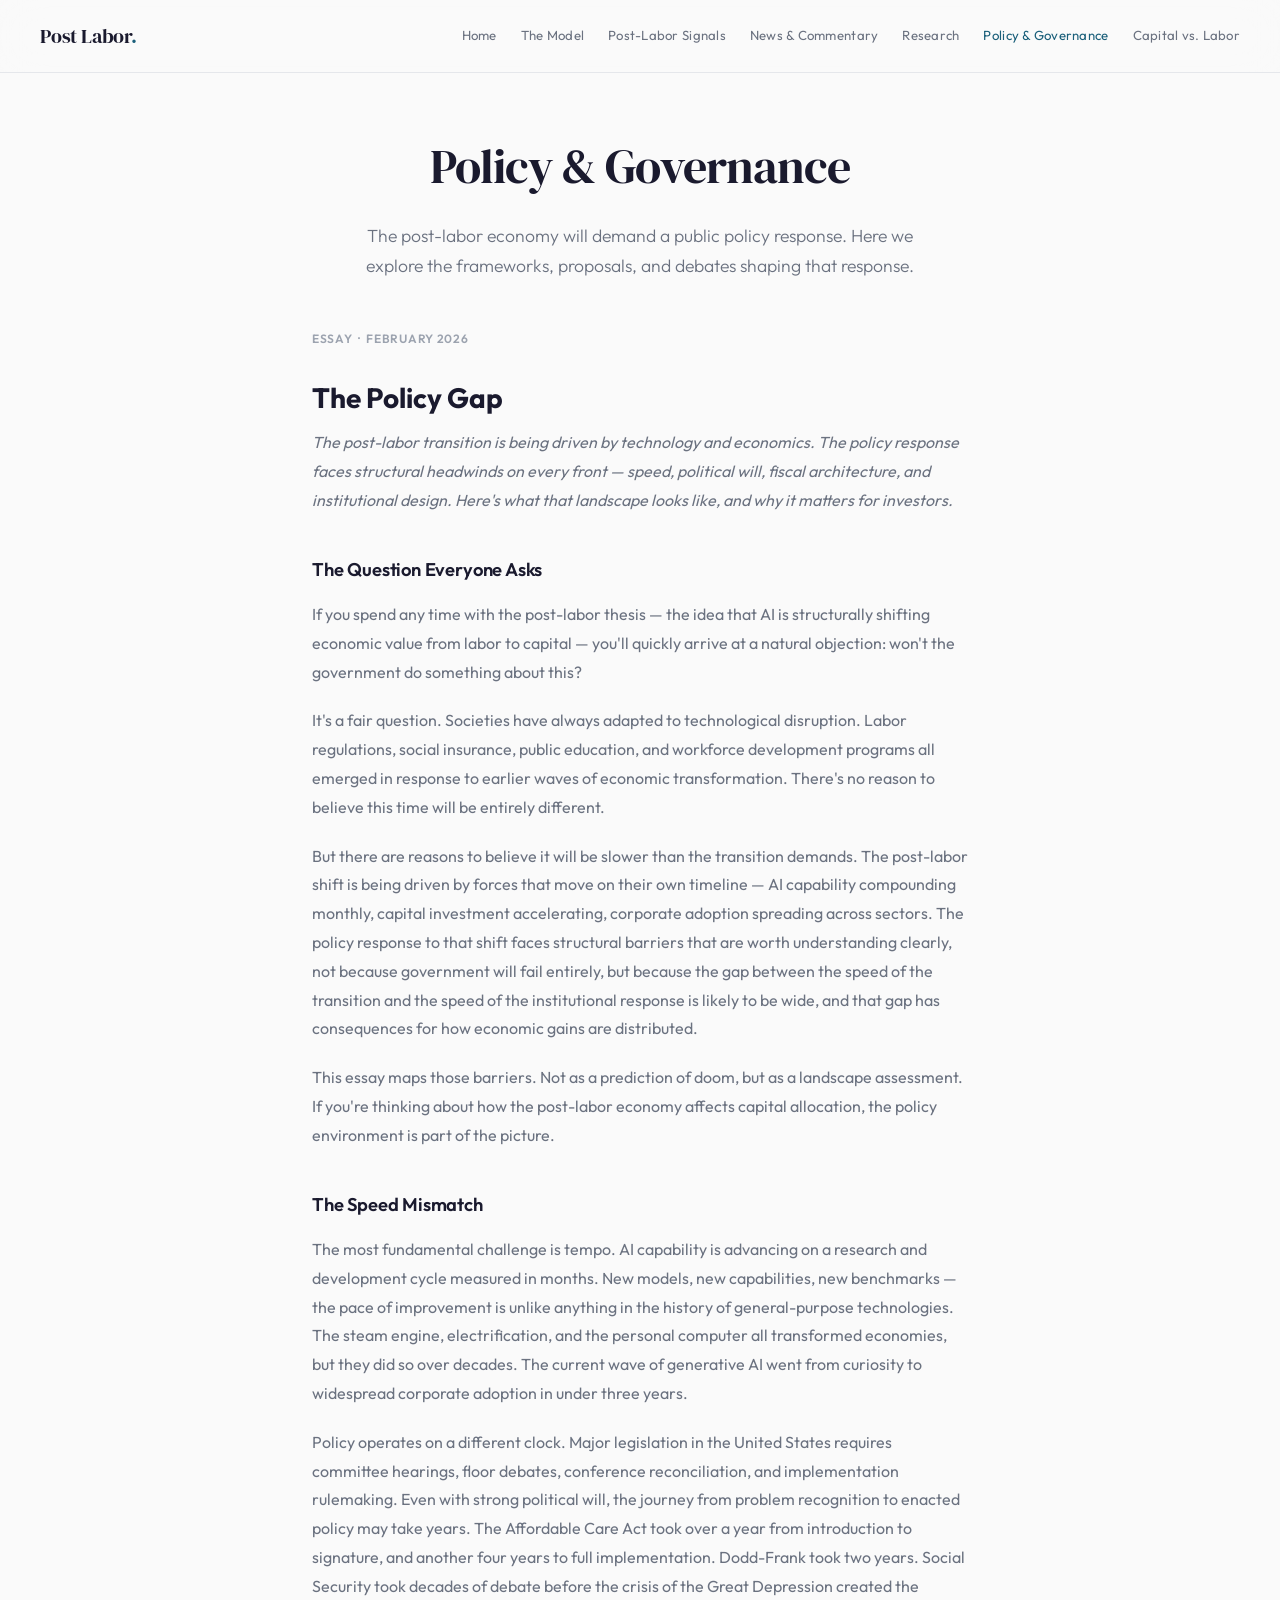
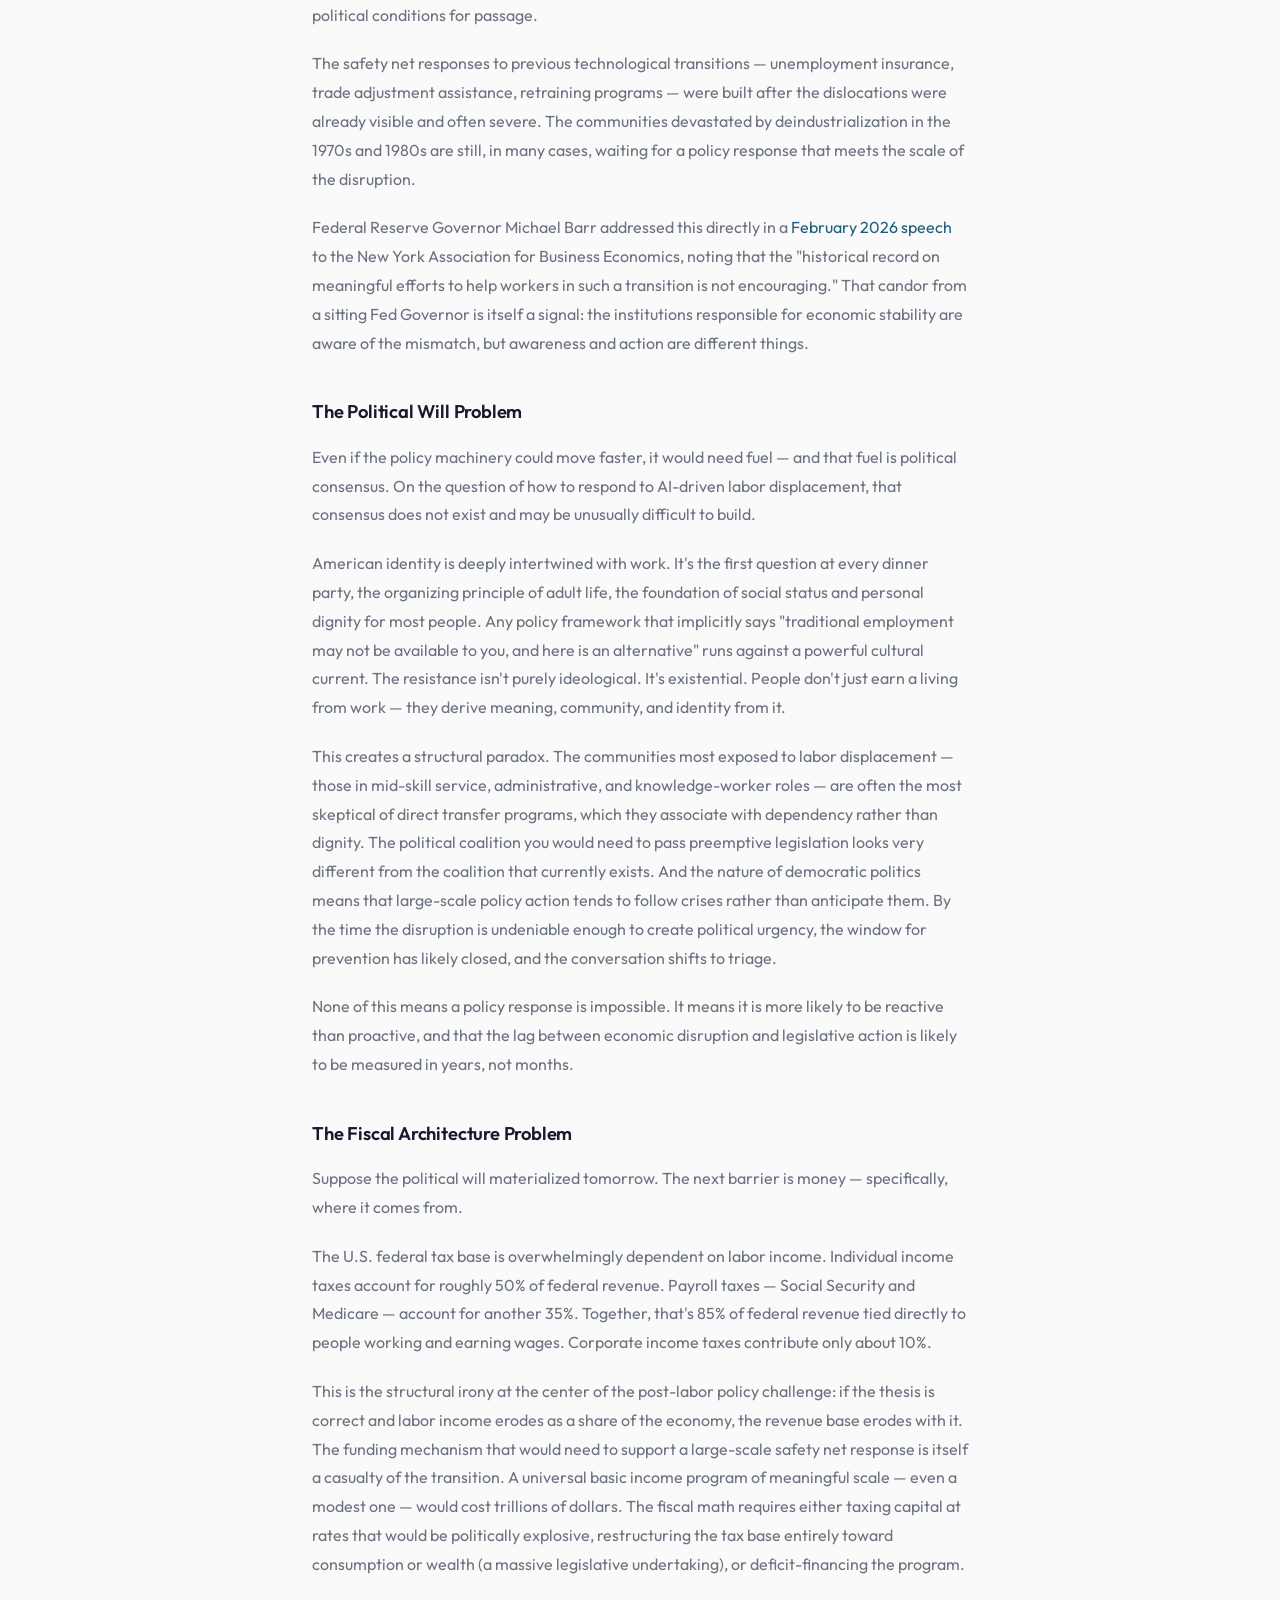
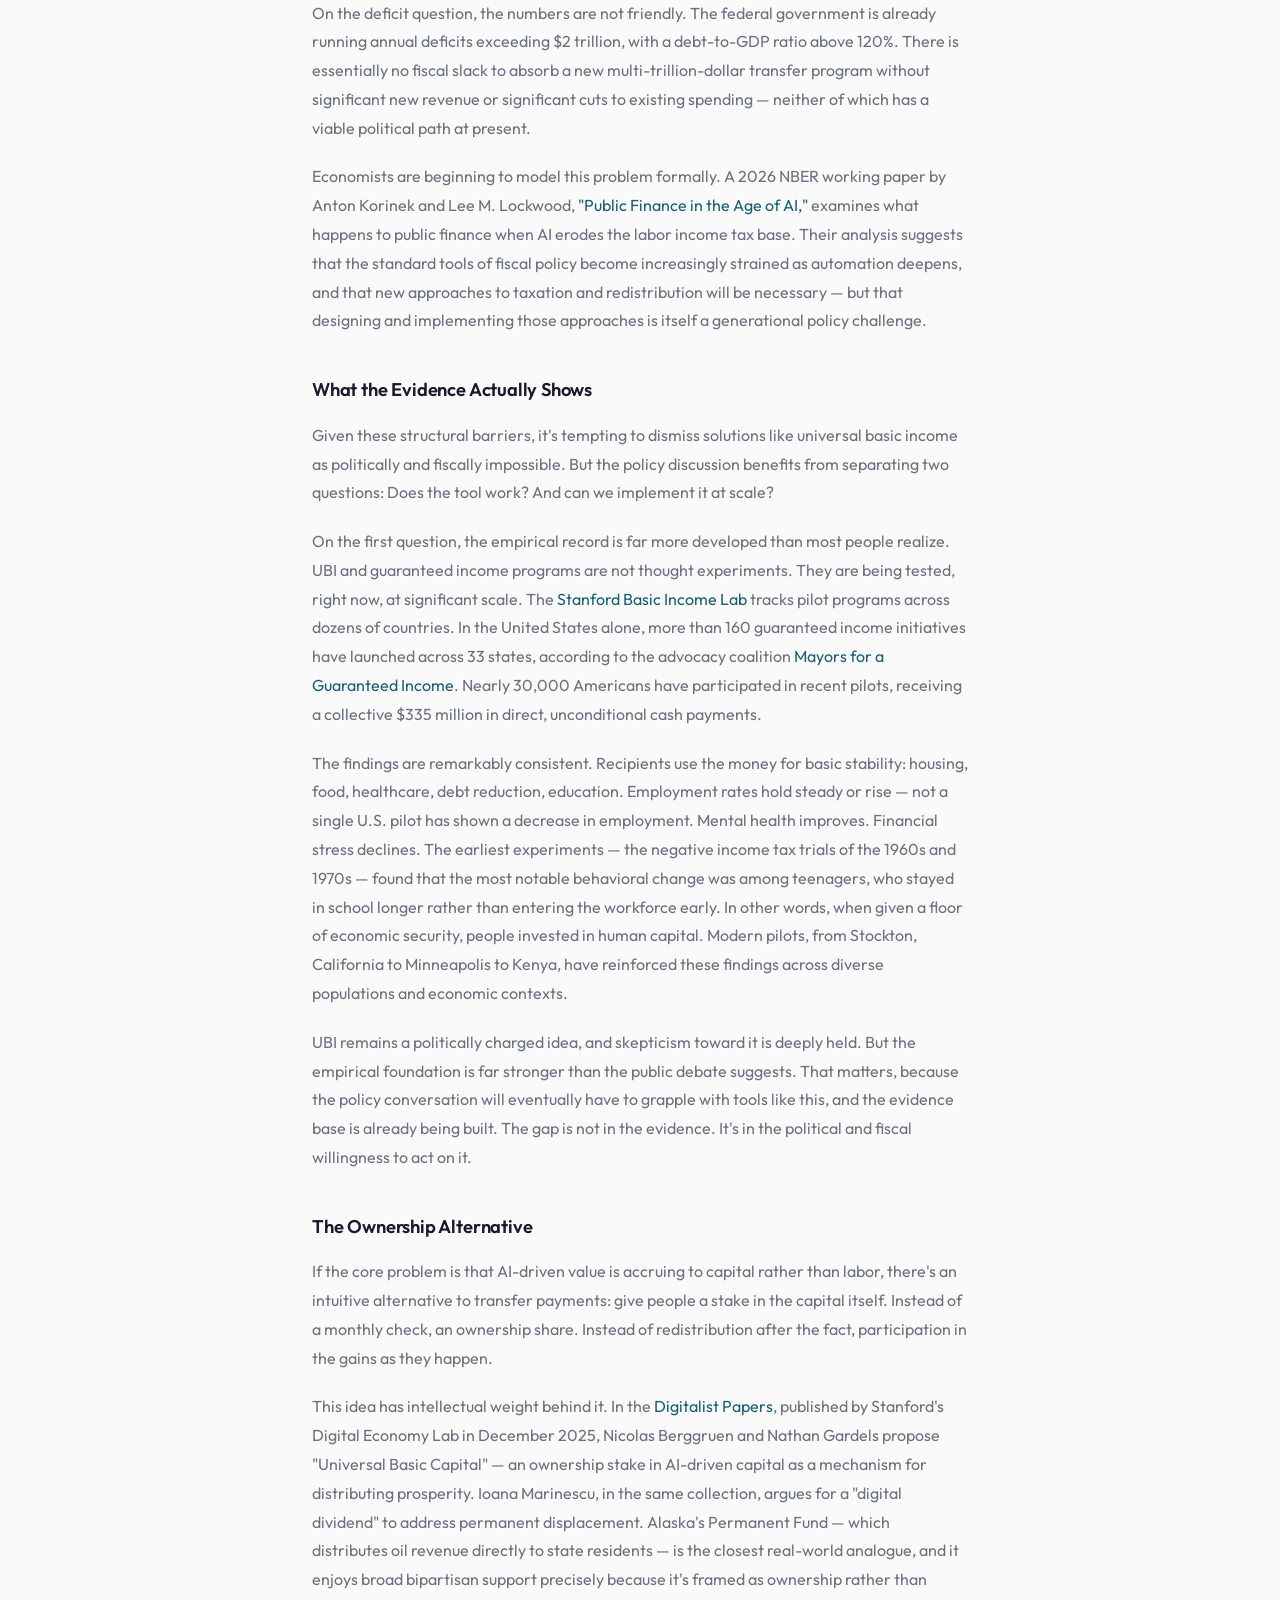
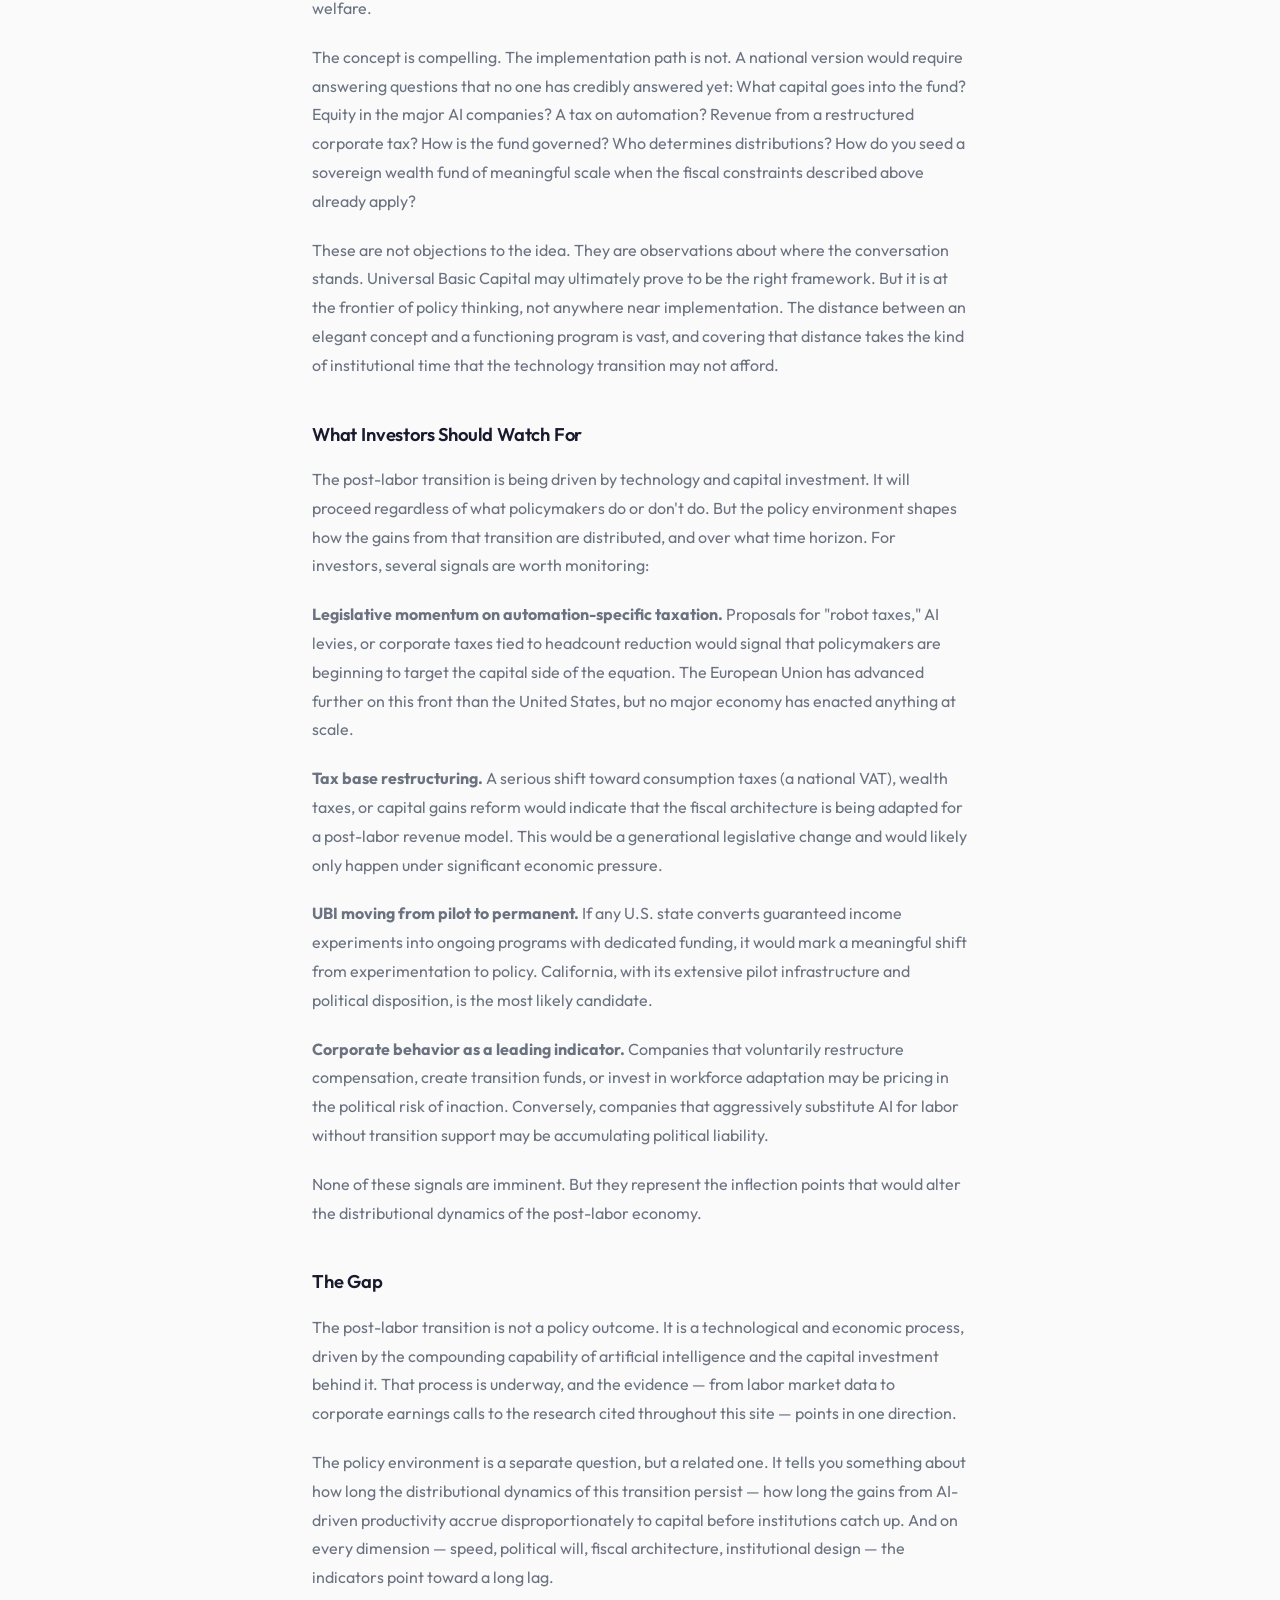
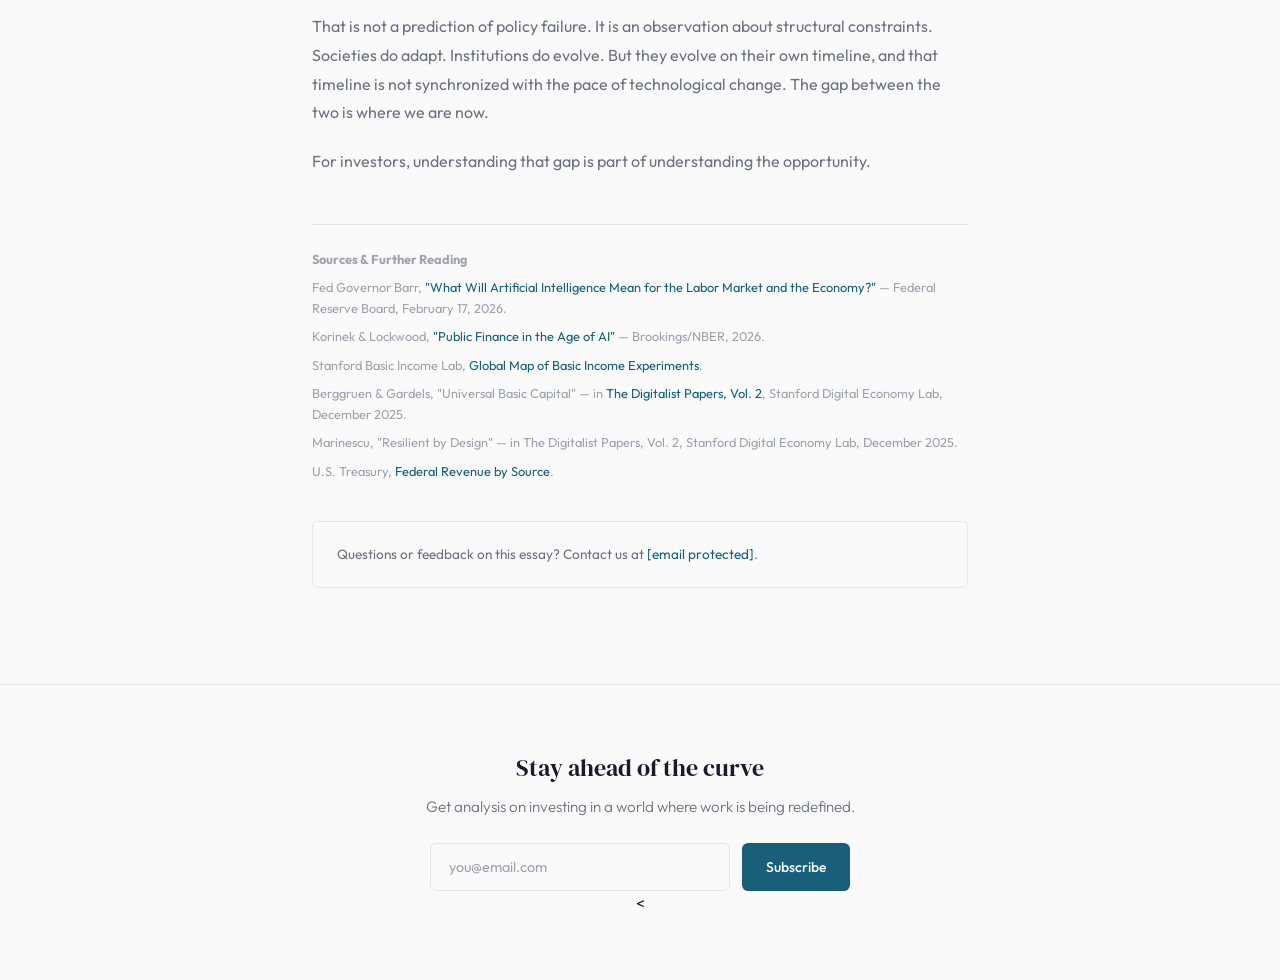
<file: policy.html>
<!DOCTYPE html>
<html lang="en">
<head>
    <!-- Google tag (gtag.js) -->
    <script async src="https://www.googletagmanager.com/gtag/js?id=G-WBGP7S8VSE"></script>
    <script>
      window.dataLayer = window.dataLayer || [];
      function gtag(){dataLayer.push(arguments);}
      gtag('js', new Date());
      gtag('config', 'G-WBGP7S8VSE');
    </script>
    <meta charset="UTF-8">
    <meta name="viewport" content="width=device-width, initial-scale=1.0">
    <title>Policy & Governance — Post Labor Investing</title>
    <meta name="description" content="The post-labor transition is underway. The policy response faces structural headwinds. Here's what investors should understand about why.">
    <link rel="stylesheet" href="styles.css">
    <style>
        .essay-container { max-width: 720px; margin: 0 auto; padding: 0 2rem 4rem; }
        .essay-meta { font-size: 0.75rem; font-weight: 600; text-transform: uppercase; letter-spacing: 0.06em; color: var(--text-muted); margin-bottom: 2rem; }
        .essay-subtitle { font-size: 1.15rem; color: var(--text-secondary); line-height: 1.7; margin-bottom: 2.5rem; font-style: italic; }
        .essay-container h2 { font-size: 1.15rem; font-weight: 600; color: var(--text-primary); margin: 2.5rem 0 1rem; letter-spacing: -0.01em; }
        .essay-container p { font-size: 1rem; color: var(--text-secondary); line-height: 1.8; margin-bottom: 1.25rem; }
        .essay-container a { color: var(--accent); text-decoration: none; border-bottom: 1px solid transparent; transition: border-color 0.2s; }
        .essay-container a:hover { border-color: var(--accent); }
        .essay-pullquote { border-left: 3px solid var(--accent); padding: 0.75rem 0 0.75rem 1.5rem; margin: 2rem 0; }
        .essay-pullquote p { font-size: 1.05rem; color: var(--text-primary); font-style: italic; line-height: 1.7; margin-bottom: 0; }
        .essay-footnotes { margin-top: 3rem; padding-top: 1.5rem; border-top: 1px solid var(--border); }
        .essay-footnotes p { font-size: 0.8rem; color: var(--text-muted); line-height: 1.6; margin-bottom: 0.5rem; }
        .essay-contact { margin-top: 2.5rem; padding: 1.25rem 1.5rem; border: 1px solid var(--border); border-radius: 6px; }
        .essay-contact p { font-size: 0.85rem; margin-bottom: 0; }
    </style>
</head>
<body>

    <!-- NAV -->
    <nav>
        <a href="index.html" class="logo">Post Labor<span>.</span></a>
        <button class="menu-toggle" onclick="document.querySelector('.nav-links').classList.toggle('open')">
            <svg xmlns="http://www.w3.org/2000/svg" fill="none" viewBox="0 0 24 24" stroke-width="2" stroke="currentColor">
                <path stroke-linecap="round" stroke-linejoin="round" d="M3.75 6.75h16.5M3.75 12h16.5m-16.5 5.25h16.5" />
            </svg>
        </button>
        <div class="nav-links">
            <a href="index.html">Home</a>
            <a href="model.html">The Model</a>
            <a href="signals.html">Post-Labor Signals</a>
            <a href="news.html">News & Commentary</a>
            <a href="research.html">Research</a>
            <a href="policy.html" class="active">Policy & Governance</a>
            <a href="capital-vs-labor.html">Capital vs. Labor</a>
        </div>
    </nav>

    <!-- HEADER -->
    <div class="page-header">
        <h1>Policy & Governance</h1>
        <p>The post-labor economy will demand a public policy response. Here we explore the frameworks, proposals, and debates shaping that response.</p>
    </div>

    <!-- ESSAY -->
    <div class="essay-container">

        <div class="essay-meta">Essay &nbsp;·&nbsp; February 2026</div>

        <h1 style="font-size: 1.75rem; line-height: 1.3; margin-bottom: 0.75rem; color: var(--text-primary);">The Policy Gap</h1>
        <p class="essay-subtitle">The post-labor transition is being driven by technology and economics. The policy response faces structural headwinds on every front — speed, political will, fiscal architecture, and institutional design. Here's what that landscape looks like, and why it matters for investors.</p>

        <!-- I. OPENING -->
        <h2>The Question Everyone Asks</h2>

        <p>If you spend any time with the post-labor thesis — the idea that AI is structurally shifting economic value from labor to capital — you'll quickly arrive at a natural objection: won't the government do something about this?</p>

        <p>It's a fair question. Societies have always adapted to technological disruption. Labor regulations, social insurance, public education, and workforce development programs all emerged in response to earlier waves of economic transformation. There's no reason to believe this time will be entirely different.</p>

        <p>But there are reasons to believe it will be slower than the transition demands. The post-labor shift is being driven by forces that move on their own timeline — AI capability compounding monthly, capital investment accelerating, corporate adoption spreading across sectors. The policy response to that shift faces structural barriers that are worth understanding clearly, not because government will fail entirely, but because the gap between the speed of the transition and the speed of the institutional response is likely to be wide, and that gap has consequences for how economic gains are distributed.</p>

        <p>This essay maps those barriers. Not as a prediction of doom, but as a landscape assessment. If you're thinking about how the post-labor economy affects capital allocation, the policy environment is part of the picture.</p>

        <!-- II. SPEED -->
        <h2>The Speed Mismatch</h2>

        <p>The most fundamental challenge is tempo. AI capability is advancing on a research and development cycle measured in months. New models, new capabilities, new benchmarks — the pace of improvement is unlike anything in the history of general-purpose technologies. The steam engine, electrification, and the personal computer all transformed economies, but they did so over decades. The current wave of generative AI went from curiosity to widespread corporate adoption in under three years.</p>

        <p>Policy operates on a different clock. Major legislation in the United States requires committee hearings, floor debates, conference reconciliation, and implementation rulemaking. Even with strong political will, the journey from problem recognition to enacted policy may take years. The Affordable Care Act took over a year from introduction to signature, and another four years to full implementation. Dodd-Frank took two years. Social Security took decades of debate before the crisis of the Great Depression created the political conditions for passage.</p>

        <p>The safety net responses to previous technological transitions — unemployment insurance, trade adjustment assistance, retraining programs — were built after the dislocations were already visible and often severe. The communities devastated by deindustrialization in the 1970s and 1980s are still, in many cases, waiting for a policy response that meets the scale of the disruption.</p>

        <p>Federal Reserve Governor Michael Barr addressed this directly in a <a href="https://www.federalreserve.gov/newsevents/speech/barr20260217a.htm" target="_blank">February 2026 speech</a> to the New York Association for Business Economics, noting that the "historical record on meaningful efforts to help workers in such a transition is not encouraging." That candor from a sitting Fed Governor is itself a signal: the institutions responsible for economic stability are aware of the mismatch, but awareness and action are different things.</p>

        <!-- III. POLITICAL WILL -->
        <h2>The Political Will Problem</h2>

        <p>Even if the policy machinery could move faster, it would need fuel — and that fuel is political consensus. On the question of how to respond to AI-driven labor displacement, that consensus does not exist and may be unusually difficult to build.</p>

        <p>American identity is deeply intertwined with work. It's the first question at every dinner party, the organizing principle of adult life, the foundation of social status and personal dignity for most people. Any policy framework that implicitly says "traditional employment may not be available to you, and here is an alternative" runs against a powerful cultural current. The resistance isn't purely ideological. It's existential. People don't just earn a living from work — they derive meaning, community, and identity from it.</p>

        <p>This creates a structural paradox. The communities most exposed to labor displacement — those in mid-skill service, administrative, and knowledge-worker roles — are often the most skeptical of direct transfer programs, which they associate with dependency rather than dignity. The political coalition you would need to pass preemptive legislation looks very different from the coalition that currently exists. And the nature of democratic politics means that large-scale policy action tends to follow crises rather than anticipate them. By the time the disruption is undeniable enough to create political urgency, the window for prevention has likely closed, and the conversation shifts to triage.</p>

        <p>None of this means a policy response is impossible. It means it is more likely to be reactive than proactive, and that the lag between economic disruption and legislative action is likely to be measured in years, not months.</p>

        <!-- IV. FISCAL ARCHITECTURE -->
        <h2>The Fiscal Architecture Problem</h2>

        <p>Suppose the political will materialized tomorrow. The next barrier is money — specifically, where it comes from.</p>

        <p>The U.S. federal tax base is overwhelmingly dependent on labor income. Individual income taxes account for roughly 50% of federal revenue. Payroll taxes — Social Security and Medicare — account for another 35%. Together, that's 85% of federal revenue tied directly to people working and earning wages. Corporate income taxes contribute only about 10%.</p>

        <p>This is the structural irony at the center of the post-labor policy challenge: if the thesis is correct and labor income erodes as a share of the economy, the revenue base erodes with it. The funding mechanism that would need to support a large-scale safety net response is itself a casualty of the transition. A universal basic income program of meaningful scale — even a modest one — would cost trillions of dollars. The fiscal math requires either taxing capital at rates that would be politically explosive, restructuring the tax base entirely toward consumption or wealth (a massive legislative undertaking), or deficit-financing the program.</p>

        <p>On the deficit question, the numbers are not friendly. The federal government is already running annual deficits exceeding $2 trillion, with a debt-to-GDP ratio above 120%. There is essentially no fiscal slack to absorb a new multi-trillion-dollar transfer program without significant new revenue or significant cuts to existing spending — neither of which has a viable political path at present.</p>

        <p>Economists are beginning to model this problem formally. A 2026 NBER working paper by Anton Korinek and Lee M. Lockwood, <a href="https://www.brookings.edu/articles/public-finance-age-ai-primer/" target="_blank">"Public Finance in the Age of AI,"</a> examines what happens to public finance when AI erodes the labor income tax base. Their analysis suggests that the standard tools of fiscal policy become increasingly strained as automation deepens, and that new approaches to taxation and redistribution will be necessary — but that designing and implementing those approaches is itself a generational policy challenge.</p>

        <!-- V. UBI EVIDENCE -->
        <h2>What the Evidence Actually Shows</h2>

        <p>Given these structural barriers, it's tempting to dismiss solutions like universal basic income as politically and fiscally impossible. But the policy discussion benefits from separating two questions: Does the tool work? And can we implement it at scale?</p>

        <p>On the first question, the empirical record is far more developed than most people realize. UBI and guaranteed income programs are not thought experiments. They are being tested, right now, at significant scale. The <a href="https://basicincome.stanford.edu/experiments-map/" target="_blank">Stanford Basic Income Lab</a> tracks pilot programs across dozens of countries. In the United States alone, more than 160 guaranteed income initiatives have launched across 33 states, according to the advocacy coalition <a href="https://www.mayorsforagi.org/" target="_blank">Mayors for a Guaranteed Income</a>. Nearly 30,000 Americans have participated in recent pilots, receiving a collective $335 million in direct, unconditional cash payments.</p>

        <p>The findings are remarkably consistent. Recipients use the money for basic stability: housing, food, healthcare, debt reduction, education. Employment rates hold steady or rise — not a single U.S. pilot has shown a decrease in employment. Mental health improves. Financial stress declines. The earliest experiments — the negative income tax trials of the 1960s and 1970s — found that the most notable behavioral change was among teenagers, who stayed in school longer rather than entering the workforce early. In other words, when given a floor of economic security, people invested in human capital. Modern pilots, from Stockton, California to Minneapolis to Kenya, have reinforced these findings across diverse populations and economic contexts.</p>

        <p>UBI remains a politically charged idea, and skepticism toward it is deeply held. But the empirical foundation is far stronger than the public debate suggests. That matters, because the policy conversation will eventually have to grapple with tools like this, and the evidence base is already being built. The gap is not in the evidence. It's in the political and fiscal willingness to act on it.</p>

        <!-- VI. OWNERSHIP -->
        <h2>The Ownership Alternative</h2>

        <p>If the core problem is that AI-driven value is accruing to capital rather than labor, there's an intuitive alternative to transfer payments: give people a stake in the capital itself. Instead of a monthly check, an ownership share. Instead of redistribution after the fact, participation in the gains as they happen.</p>

        <p>This idea has intellectual weight behind it. In the <a href="https://digitaleconomy.stanford.edu/publications/the-digitalist-papers/" target="_blank">Digitalist Papers</a>, published by Stanford's Digital Economy Lab in December 2025, Nicolas Berggruen and Nathan Gardels propose "Universal Basic Capital" — an ownership stake in AI-driven capital as a mechanism for distributing prosperity. Ioana Marinescu, in the same collection, argues for a "digital dividend" to address permanent displacement. Alaska's Permanent Fund — which distributes oil revenue directly to state residents — is the closest real-world analogue, and it enjoys broad bipartisan support precisely because it's framed as ownership rather than welfare.</p>

        <p>The concept is compelling. The implementation path is not. A national version would require answering questions that no one has credibly answered yet: What capital goes into the fund? Equity in the major AI companies? A tax on automation? Revenue from a restructured corporate tax? How is the fund governed? Who determines distributions? How do you seed a sovereign wealth fund of meaningful scale when the fiscal constraints described above already apply?</p>

        <p>These are not objections to the idea. They are observations about where the conversation stands. Universal Basic Capital may ultimately prove to be the right framework. But it is at the frontier of policy thinking, not anywhere near implementation. The distance between an elegant concept and a functioning program is vast, and covering that distance takes the kind of institutional time that the technology transition may not afford.</p>

        <!-- VII. WHAT TO WATCH -->
        <h2>What Investors Should Watch For</h2>

        <p>The post-labor transition is being driven by technology and capital investment. It will proceed regardless of what policymakers do or don't do. But the policy environment shapes how the gains from that transition are distributed, and over what time horizon. For investors, several signals are worth monitoring:</p>

        <p><strong>Legislative momentum on automation-specific taxation.</strong> Proposals for "robot taxes," AI levies, or corporate taxes tied to headcount reduction would signal that policymakers are beginning to target the capital side of the equation. The European Union has advanced further on this front than the United States, but no major economy has enacted anything at scale.</p>

        <p><strong>Tax base restructuring.</strong> A serious shift toward consumption taxes (a national VAT), wealth taxes, or capital gains reform would indicate that the fiscal architecture is being adapted for a post-labor revenue model. This would be a generational legislative change and would likely only happen under significant economic pressure.</p>

        <p><strong>UBI moving from pilot to permanent.</strong> If any U.S. state converts guaranteed income experiments into ongoing programs with dedicated funding, it would mark a meaningful shift from experimentation to policy. California, with its extensive pilot infrastructure and political disposition, is the most likely candidate.</p>

        <p><strong>Corporate behavior as a leading indicator.</strong> Companies that voluntarily restructure compensation, create transition funds, or invest in workforce adaptation may be pricing in the political risk of inaction. Conversely, companies that aggressively substitute AI for labor without transition support may be accumulating political liability.</p>

        <p>None of these signals are imminent. But they represent the inflection points that would alter the distributional dynamics of the post-labor economy.</p>

        <!-- VIII. CLOSING -->
        <h2>The Gap</h2>

        <p>The post-labor transition is not a policy outcome. It is a technological and economic process, driven by the compounding capability of artificial intelligence and the capital investment behind it. That process is underway, and the evidence — from labor market data to corporate earnings calls to the research cited throughout this site — points in one direction.</p>

        <p>The policy environment is a separate question, but a related one. It tells you something about how long the distributional dynamics of this transition persist — how long the gains from AI-driven productivity accrue disproportionately to capital before institutions catch up. And on every dimension — speed, political will, fiscal architecture, institutional design — the indicators point toward a long lag.</p>

        <p>That is not a prediction of policy failure. It is an observation about structural constraints. Societies do adapt. Institutions do evolve. But they evolve on their own timeline, and that timeline is not synchronized with the pace of technological change. The gap between the two is where we are now.</p>

        <p>For investors, understanding that gap is part of understanding the opportunity.</p>

        <!-- FOOTNOTES -->
        <div class="essay-footnotes">
            <p><strong>Sources & Further Reading</strong></p>
            <p>Fed Governor Barr, <a href="https://www.federalreserve.gov/newsevents/speech/barr20260217a.htm" target="_blank">"What Will Artificial Intelligence Mean for the Labor Market and the Economy?"</a> — Federal Reserve Board, February 17, 2026.</p>
            <p>Korinek & Lockwood, <a href="https://www.brookings.edu/articles/public-finance-age-ai-primer/" target="_blank">"Public Finance in the Age of AI"</a> — Brookings/NBER, 2026.</p>
            <p>Stanford Basic Income Lab, <a href="https://basicincome.stanford.edu/experiments-map/" target="_blank">Global Map of Basic Income Experiments</a>.</p>
            <p>Berggruen & Gardels, "Universal Basic Capital" — in <a href="https://digitaleconomy.stanford.edu/publications/the-digitalist-papers/" target="_blank">The Digitalist Papers, Vol. 2</a>, Stanford Digital Economy Lab, December 2025.</p>
            <p>Marinescu, "Resilient by Design" — in The Digitalist Papers, Vol. 2, Stanford Digital Economy Lab, December 2025.</p>
            <p>U.S. Treasury, <a href="https://fiscaldata.treasury.gov/americas-finance-guide/government-revenue/" target="_blank">Federal Revenue by Source</a>.</p>
        </div>

        <!-- CONTACT -->
        <div class="essay-contact">
            <p>Questions or feedback on this essay? Contact us at <a href="/cdn-cgi/l/email-protection#adcec5c4c8cbedddc2ded9c1cccfc2dfc1c8ccc9c8dfde83cec2c0"><span class="__cf_email__" data-cfemail="05666d6c606345756a76716964676a77696064616077762b666a68">[email&#160;protected]</span></a>.</p>
        </div>

    </div>

    <!-- SUBSCRIBE -->
    <section class="newsletter-footer" id="subscribe">
        <h2>Stay ahead of the curve</h2>
        <p>Get analysis on investing in a world where work is being redefined.</p>
        <form class="email-form" action="https://buttondown.com/api/emails/embed-subscribe/MrJima" method="post" referrerpolicy="unsafe-url">
            <input type="email" name="email" placeholder="you@email.com" required>
            <button type="submit">Subscribe</button>
        </form>
    <
</file>
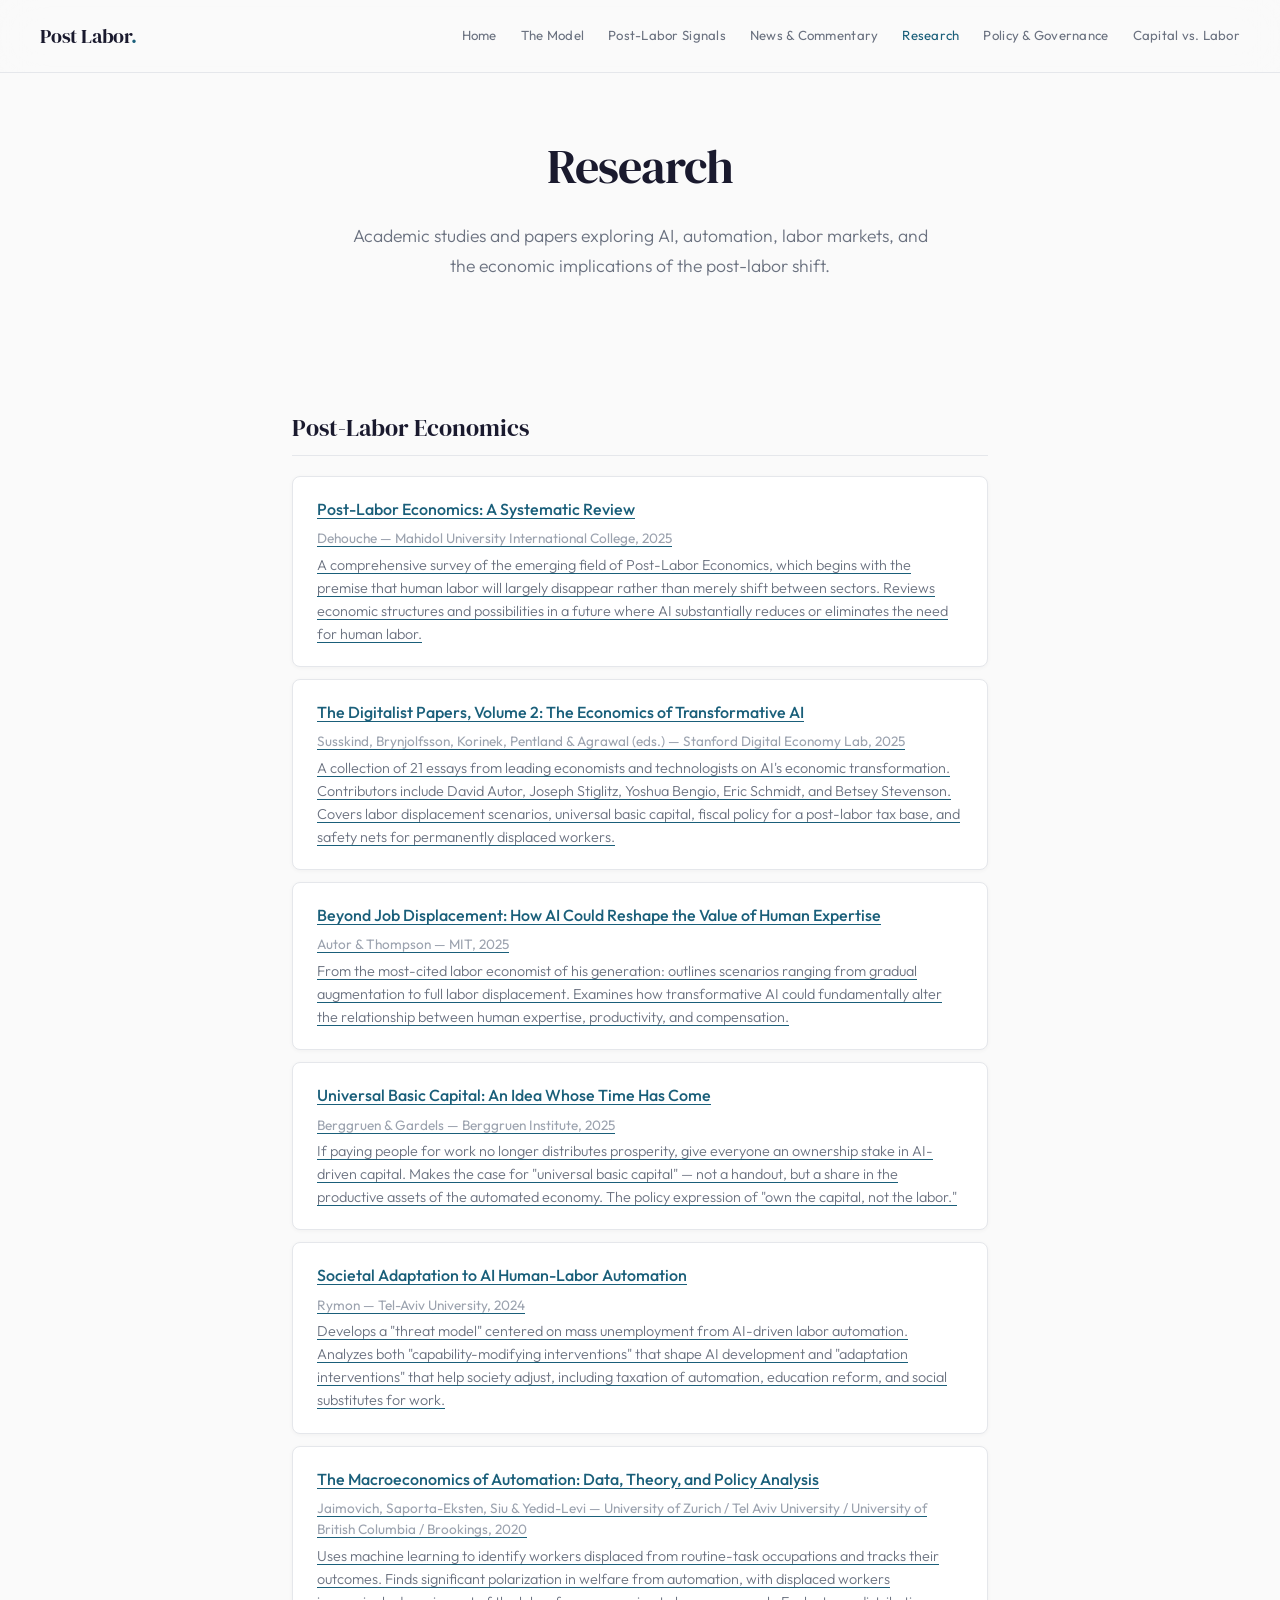
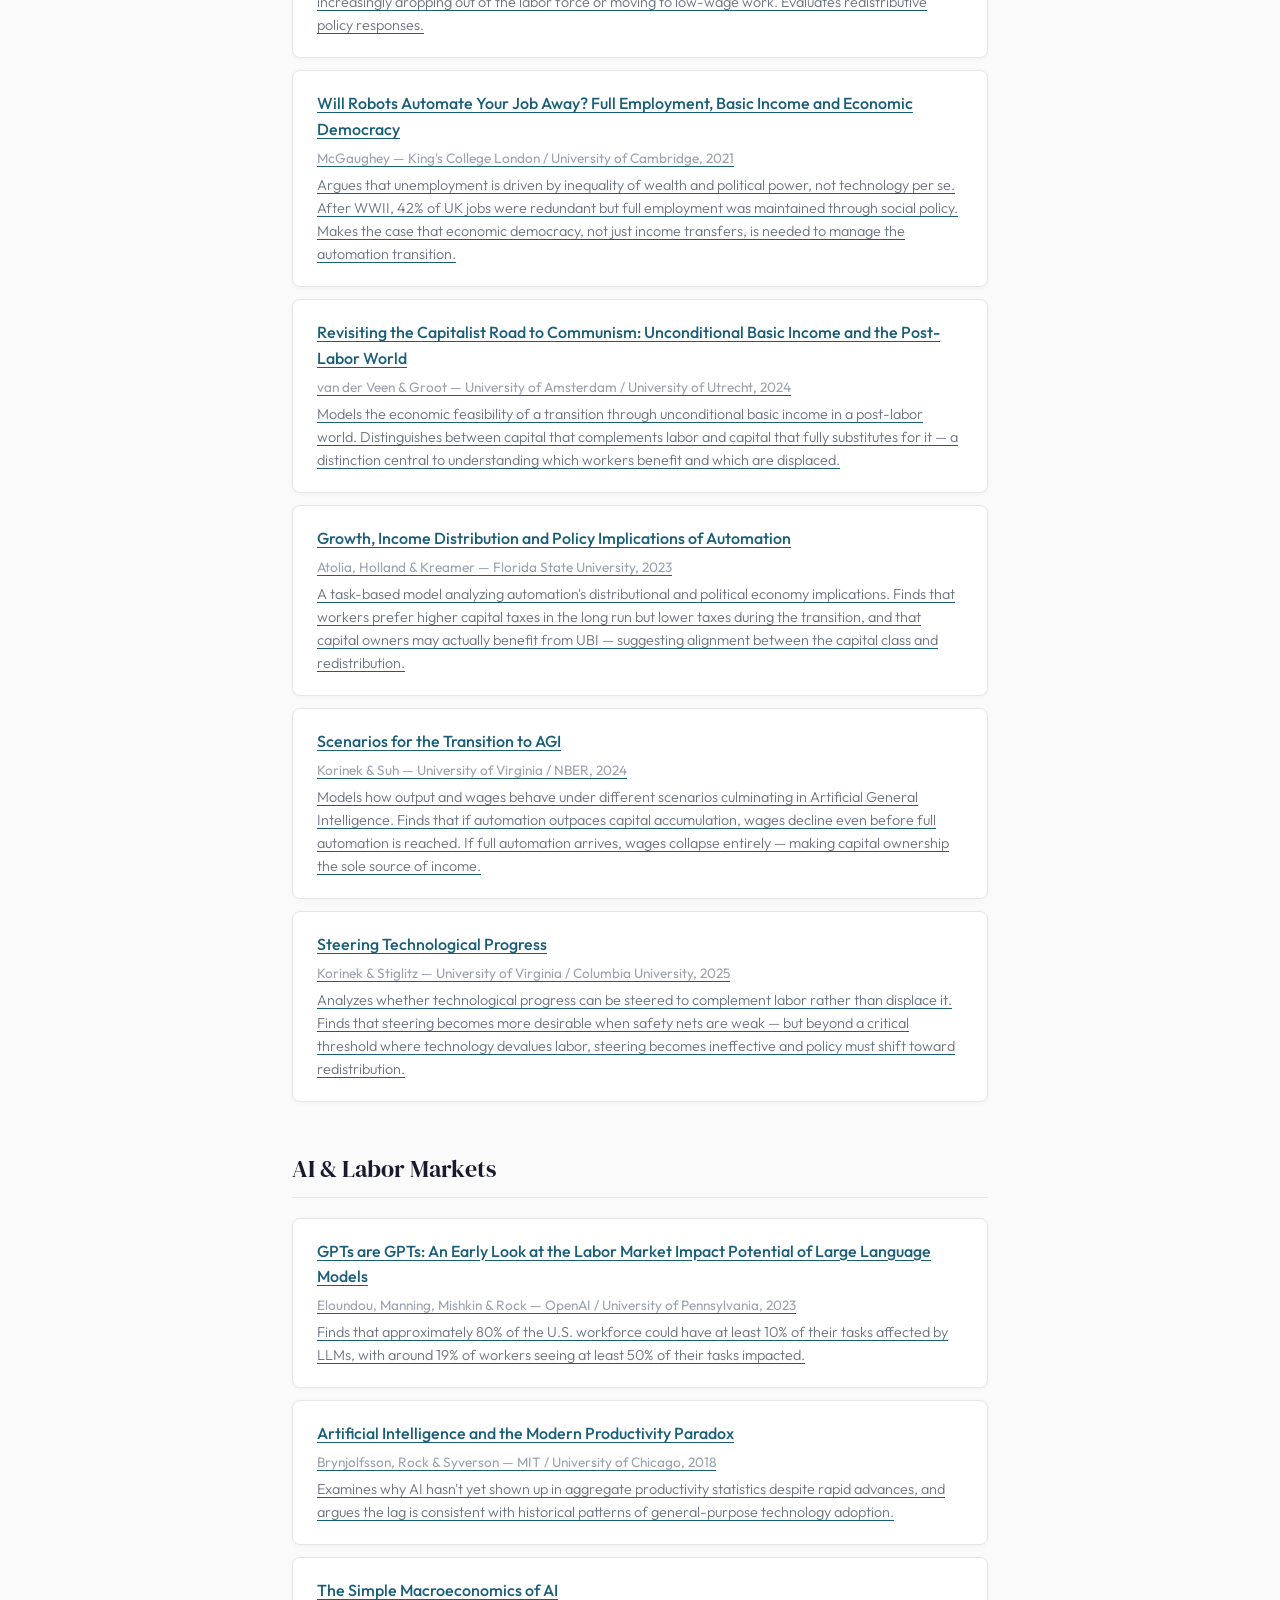
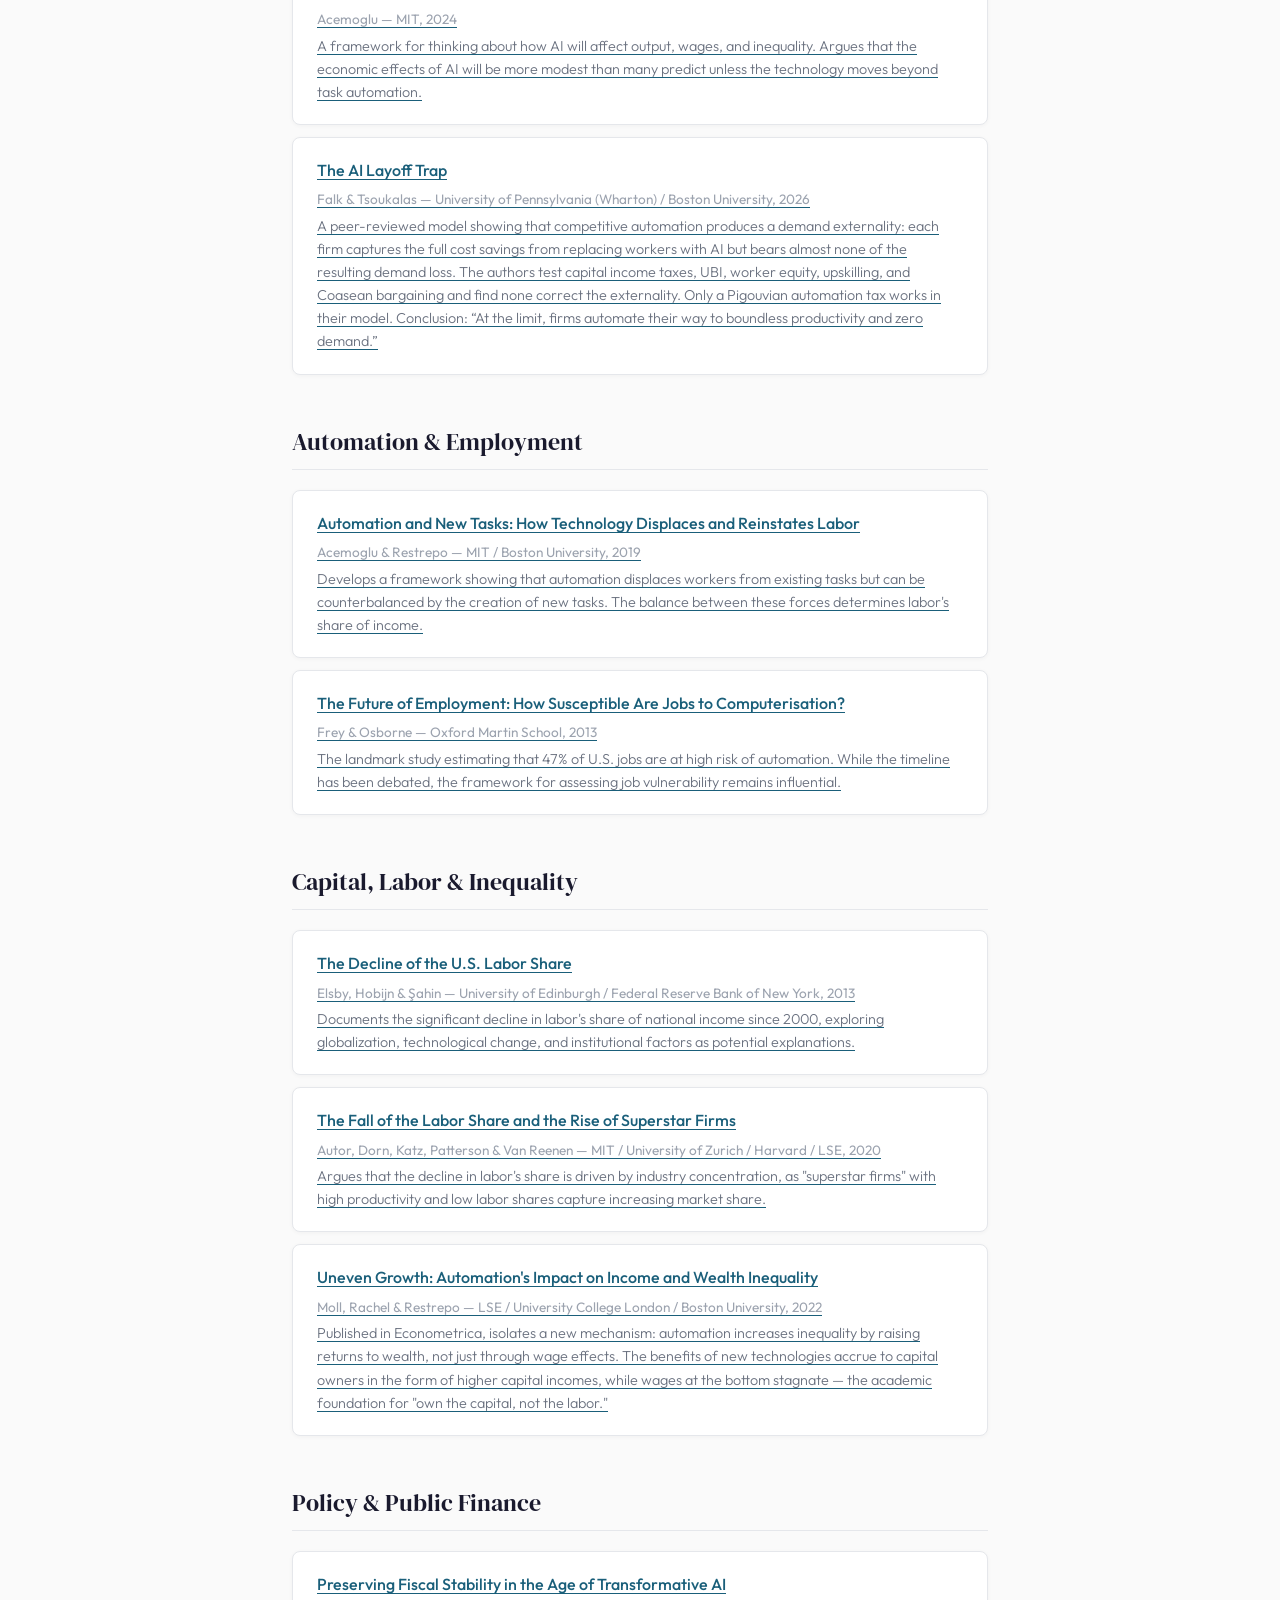
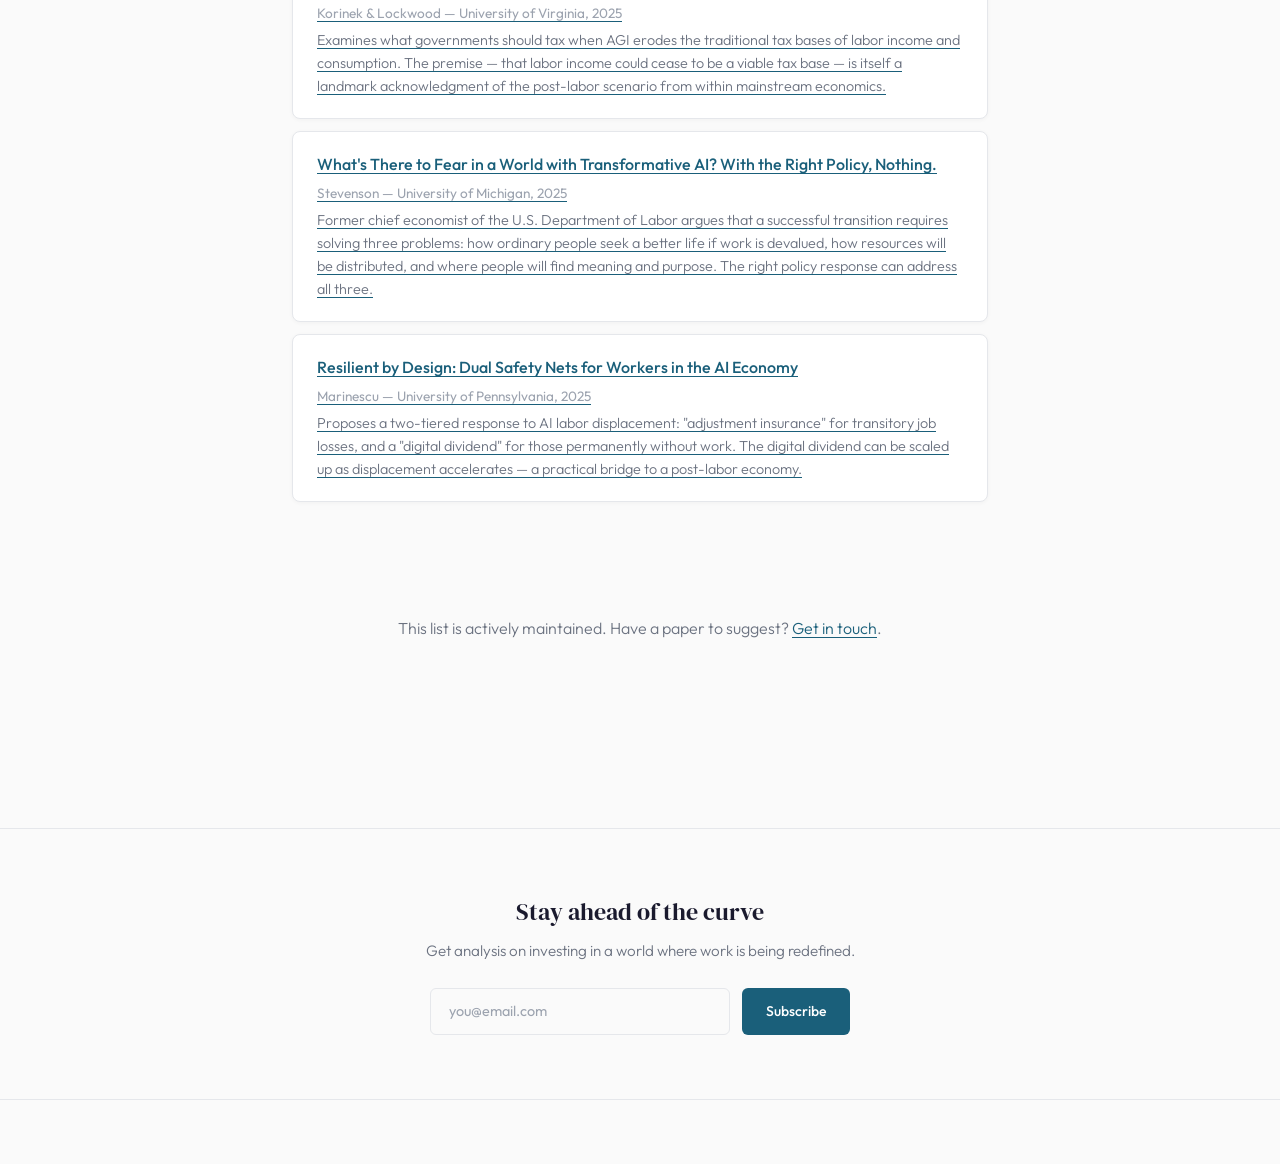
<file: research.html>
<!DOCTYPE html>
<html lang="en">
<head>
    <!-- Google tag (gtag.js) -->
    <script async src="https://www.googletagmanager.com/gtag/js?id=G-WBGP7S8VSE"></script>
    <script>
      window.dataLayer = window.dataLayer || [];
      function gtag(){dataLayer.push(arguments);}
      gtag('js', new Date());
      gtag('config', 'G-WBGP7S8VSE');
    </script>
    <meta charset="UTF-8">
    <meta name="viewport" content="width=device-width, initial-scale=1.0">
    <title>Research — Post Labor Investing</title>
    <meta name="description" content="Academic studies and papers on AI, automation, labor markets, and the economic implications of the post-labor shift.">
    <link rel="stylesheet" href="styles.css">
</head>
<body>

    <!-- NAV -->
    <nav>
        <a href="index.html" class="logo">Post Labor<span>.</span></a>
        <button class="menu-toggle" onclick="document.querySelector('.nav-links').classList.toggle('open')">
            <svg xmlns="http://www.w3.org/2000/svg" fill="none" viewBox="0 0 24 24" stroke-width="2" stroke="currentColor">
                <path stroke-linecap="round" stroke-linejoin="round" d="M3.75 6.75h16.5M3.75 12h16.5m-16.5 5.25h16.5" />
            </svg>
        </button>
        <div class="nav-links">
            <a href="index.html">Home</a>
            <a href="model.html">The Model</a>
            <a href="signals.html">Post-Labor Signals</a>
            <a href="news.html">News & Commentary</a>
            <a href="research.html" class="active">Research</a>
            <a href="policy.html">Policy & Governance</a>
            <a href="capital-vs-labor.html">Capital vs. Labor</a>
        </div>
    </nav>

    <!-- HEADER -->
    <div class="page-header">
        <h1>Research</h1>
        <p>Academic studies and papers exploring AI, automation, labor markets, and the economic implications of the post-labor shift.</p>
    </div>

    <!-- RESEARCH LINKS -->
    <div class="page-content">

        <div class="research-category">
            <h2>Post-Labor Economics</h2>

            <a href="https://www.preprints.org/manuscript/202504.0444/v3" target="_blank" class="research-link">
                <h4>Post-Labor Economics: A Systematic Review</h4>
                <div class="authors">Dehouche — Mahidol University International College, 2025</div>
                <div class="description">A comprehensive survey of the emerging field of Post-Labor Economics, which begins with the premise that human labor will largely disappear rather than merely shift between sectors. Reviews economic structures and possibilities in a future where AI substantially reduces or eliminates the need for human labor.</div>
            </a>

            <a href="https://www.digitalistpapers.com/volume2" target="_blank" class="research-link">
                <h4>The Digitalist Papers, Volume 2: The Economics of Transformative AI</h4>
                <div class="authors">Susskind, Brynjolfsson, Korinek, Pentland & Agrawal (eds.) — Stanford Digital Economy Lab, 2025</div>
                <div class="description">A collection of 21 essays from leading economists and technologists on AI's economic transformation. Contributors include David Autor, Joseph Stiglitz, Yoshua Bengio, Eric Schmidt, and Betsey Stevenson. Covers labor displacement scenarios, universal basic capital, fiscal policy for a post-labor tax base, and safety nets for permanently displaced workers.</div>
            </a>

            <a href="https://www.digitalistpapers.com/vol2/autorthompson" target="_blank" class="research-link">
                <h4>Beyond Job Displacement: How AI Could Reshape the Value of Human Expertise</h4>
                <div class="authors">Autor & Thompson — MIT, 2025</div>
                <div class="description">From the most-cited labor economist of his generation: outlines scenarios ranging from gradual augmentation to full labor displacement. Examines how transformative AI could fundamentally alter the relationship between human expertise, productivity, and compensation.</div>
            </a>

            <a href="https://www.digitalistpapers.com/vol2/berggruengardels" target="_blank" class="research-link">
                <h4>Universal Basic Capital: An Idea Whose Time Has Come</h4>
                <div class="authors">Berggruen & Gardels — Berggruen Institute, 2025</div>
                <div class="description">If paying people for work no longer distributes prosperity, give everyone an ownership stake in AI-driven capital. Makes the case for "universal basic capital" — not a handout, but a share in the productive assets of the automated economy. The policy expression of "own the capital, not the labor."</div>
            </a>

            <a href="https://arxiv.org/abs/2501.03092" target="_blank" class="research-link">
                <h4>Societal Adaptation to AI Human-Labor Automation</h4>
                <div class="authors">Rymon — Tel-Aviv University, 2024</div>
                <div class="description">Develops a "threat model" centered on mass unemployment from AI-driven labor automation. Analyzes both "capability-modifying interventions" that shape AI development and "adaptation interventions" that help society adjust, including taxation of automation, education reform, and social substitutes for work.</div>
            </a>

            <a href="https://www.brookings.edu/articles/a-tale-of-two-workers-the-macroeconomics-of-automation/" target="_blank" class="research-link">
                <h4>The Macroeconomics of Automation: Data, Theory, and Policy Analysis</h4>
                <div class="authors">Jaimovich, Saporta-Eksten, Siu & Yedid-Levi — University of Zurich / Tel Aviv University / University of British Columbia / Brookings, 2020</div>
                <div class="description">Uses machine learning to identify workers displaced from routine-task occupations and tracks their outcomes. Finds significant polarization in welfare from automation, with displaced workers increasingly dropping out of the labor force or moving to low-wage work. Evaluates redistributive policy responses.</div>
            </a>

            <a href="https://academic.oup.com/ilj/article/51/3/511/6321008" target="_blank" class="research-link">
                <h4>Will Robots Automate Your Job Away? Full Employment, Basic Income and Economic Democracy</h4>
                <div class="authors">McGaughey — King's College London / University of Cambridge, 2021</div>
                <div class="description">Argues that unemployment is driven by inequality of wealth and political power, not technology per se. After WWII, 42% of UK jobs were redundant but full employment was maintained through social policy. Makes the case that economic democracy, not just income transfers, is needed to manage the automation transition.</div>
            </a>

            <a href="https://arxiv.org/abs/2406.18194" target="_blank" class="research-link">
                <h4>Revisiting the Capitalist Road to Communism: Unconditional Basic Income and the Post-Labor World</h4>
                <div class="authors">van der Veen & Groot — University of Amsterdam / University of Utrecht, 2024</div>
                <div class="description">Models the economic feasibility of a transition through unconditional basic income in a post-labor world. Distinguishes between capital that complements labor and capital that fully substitutes for it — a distinction central to understanding which workers benefit and which are displaced.</div>
            </a>

            <a href="https://papers.ssrn.com/sol3/papers.cfm?abstract_id=4338547" target="_blank" class="research-link">
                <h4>Growth, Income Distribution and Policy Implications of Automation</h4>
                <div class="authors">Atolia, Holland & Kreamer — Florida State University, 2023</div>
                <div class="description">A task-based model analyzing automation's distributional and political economy implications. Finds that workers prefer higher capital taxes in the long run but lower taxes during the transition, and that capital owners may actually benefit from UBI — suggesting alignment between the capital class and redistribution.</div>
            </a>

            <a href="https://www.nber.org/papers/w32255" target="_blank" class="research-link">
                <h4>Scenarios for the Transition to AGI</h4>
                <div class="authors">Korinek & Suh — University of Virginia / NBER, 2024</div>
                <div class="description">Models how output and wages behave under different scenarios culminating in Artificial General Intelligence. Finds that if automation outpaces capital accumulation, wages decline even before full automation is reached. If full automation arrives, wages collapse entirely — making capital ownership the sole source of income.</div>
            </a>

            <a href="https://papers.ssrn.com/sol3/papers.cfm?abstract_id=5279584" target="_blank" class="research-link">
                <h4>Steering Technological Progress</h4>
                <div class="authors">Korinek & Stiglitz — University of Virginia / Columbia University, 2025</div>
                <div class="description">Analyzes whether technological progress can be steered to complement labor rather than displace it. Finds that steering becomes more desirable when safety nets are weak — but beyond a critical threshold where technology devalues labor, steering becomes ineffective and policy must shift toward redistribution.</div>
            </a>

        </div>

        <div class="research-category">
            <h2>AI & Labor Markets</h2>

            <a href="https://www.nber.org/papers/w31161" target="_blank" class="research-link">
                <h4>GPTs are GPTs: An Early Look at the Labor Market Impact Potential of Large Language Models</h4>
                <div class="authors">Eloundou, Manning, Mishkin & Rock — OpenAI / University of Pennsylvania, 2023</div>
                <div class="description">Finds that approximately 80% of the U.S. workforce could have at least 10% of their tasks affected by LLMs, with around 19% of workers seeing at least 50% of their tasks impacted.</div>
            </a>

            <a href="https://www.nber.org/papers/w24196" target="_blank" class="research-link">
                <h4>Artificial Intelligence and the Modern Productivity Paradox</h4>
                <div class="authors">Brynjolfsson, Rock & Syverson — MIT / University of Chicago, 2018</div>
                <div class="description">Examines why AI hasn't yet shown up in aggregate productivity statistics despite rapid advances, and argues the lag is consistent with historical patterns of general-purpose technology adoption.</div>
            </a>

            <a href="https://economics.mit.edu/sites/default/files/2024-05/The%20Simple%20Macroeconomics%20of%20AI.pdf" target="_blank" class="research-link">
                <h4>The Simple Macroeconomics of AI</h4>
                <div class="authors">Acemoglu — MIT, 2024</div>
                <div class="description">A framework for thinking about how AI will affect output, wages, and inequality. Argues that the economic effects of AI will be more modest than many predict unless the technology moves beyond task automation.</div>
            </a>

            <a href="https://arxiv.org/abs/2603.20617" target="_blank" class="research-link">
                <h4>The AI Layoff Trap</h4>
                <div class="authors">Falk &amp; Tsoukalas &mdash; University of Pennsylvania (Wharton) / Boston University, 2026</div>
                <div class="description">A peer-reviewed model showing that competitive automation produces a demand externality: each firm captures the full cost savings from replacing workers with AI but bears almost none of the resulting demand loss. The authors test capital income taxes, UBI, worker equity, upskilling, and Coasean bargaining and find none correct the externality. Only a Pigouvian automation tax works in their model. Conclusion: &ldquo;At the limit, firms automate their way to boundless productivity and zero demand.&rdquo;</div>
            </a>
        </div>

        <div class="research-category">
            <h2>Automation & Employment</h2>

            <a href="https://www.nber.org/papers/w25682" target="_blank" class="research-link">
                <h4>Automation and New Tasks: How Technology Displaces and Reinstates Labor</h4>
                <div class="authors">Acemoglu & Restrepo — MIT / Boston University, 2019</div>
                <div class="description">Develops a framework showing that automation displaces workers from existing tasks but can be counterbalanced by the creation of new tasks. The balance between these forces determines labor's share of income.</div>
            </a>

            <a href="https://www.oxfordmartin.ox.ac.uk/publications/the-future-of-employment/" target="_blank" class="research-link">
                <h4>The Future of Employment: How Susceptible Are Jobs to Computerisation?</h4>
                <div class="authors">Frey & Osborne — Oxford Martin School, 2013</div>
                <div class="description">The landmark study estimating that 47% of U.S. jobs are at high risk of automation. While the timeline has been debated, the framework for assessing job vulnerability remains influential.</div>
            </a>
        </div>

        <div class="research-category">
            <h2>Capital, Labor & Inequality</h2>

            <a href="https://www.nber.org/papers/w19136" target="_blank" class="research-link">
                <h4>The Decline of the U.S. Labor Share</h4>
                <div class="authors">Elsby, Hobijn & Şahin — University of Edinburgh / Federal Reserve Bank of New York, 2013</div>
                <div class="description">Documents the significant decline in labor's share of national income since 2000, exploring globalization, technological change, and institutional factors as potential explanations.</div>
            </a>

            <a href="https://www.nber.org/papers/w23285" target="_blank" class="research-link">
                <h4>The Fall of the Labor Share and the Rise of Superstar Firms</h4>
                <div class="authors">Autor, Dorn, Katz, Patterson & Van Reenen — MIT / University of Zurich / Harvard / LSE, 2020</div>
                <div class="description">Argues that the decline in labor's share is driven by industry concentration, as "superstar firms" with high productivity and low labor shares capture increasing market share.</div>
            </a>
            <a href="https://www.nber.org/papers/w28440" target="_blank" class="research-link">
                <h4>Uneven Growth: Automation's Impact on Income and Wealth Inequality</h4>
                <div class="authors">Moll, Rachel & Restrepo — LSE / University College London / Boston University, 2022</div>
                <div class="description">Published in Econometrica, isolates a new mechanism: automation increases inequality by raising returns to wealth, not just through wage effects. The benefits of new technologies accrue to capital owners in the form of higher capital incomes, while wages at the bottom stagnate — the academic foundation for "own the capital, not the labor."</div>
            </a>

        </div>

        <div class="research-category">
            <h2>Policy & Public Finance</h2>

            <a href="https://www.digitalistpapers.com/vol2/korineklockwood" target="_blank" class="research-link">
                <h4>Preserving Fiscal Stability in the Age of Transformative AI</h4>
                <div class="authors">Korinek & Lockwood — University of Virginia, 2025</div>
                <div class="description">Examines what governments should tax when AGI erodes the traditional tax bases of labor income and consumption. The premise — that labor income could cease to be a viable tax base — is itself a landmark acknowledgment of the post-labor scenario from within mainstream economics.</div>
            </a>

            <a href="https://www.digitalistpapers.com/vol2/stevenson" target="_blank" class="research-link">
                <h4>What's There to Fear in a World with Transformative AI? With the Right Policy, Nothing.</h4>
                <div class="authors">Stevenson — University of Michigan, 2025</div>
                <div class="description">Former chief economist of the U.S. Department of Labor argues that a successful transition requires solving three problems: how ordinary people seek a better life if work is devalued, how resources will be distributed, and where people will find meaning and purpose. The right policy response can address all three.</div>
            </a>

            <a href="https://www.digitalistpapers.com/vol2/marinescu" target="_blank" class="research-link">
                <h4>Resilient by Design: Dual Safety Nets for Workers in the AI Economy</h4>
                <div class="authors">Marinescu — University of Pennsylvania, 2025</div>
                <div class="description">Proposes a two-tiered response to AI labor displacement: "adjustment insurance" for transitory job losses, and a "digital dividend" for those permanently without work. The digital dividend can be scaled up as displacement accelerates — a practical bridge to a post-labor economy.</div>
            </a>

        </div>

        <div class="placeholder" style="margin-top: 2rem;">
            <p>This list is actively maintained. Have a paper to suggest? <a href="/cdn-cgi/l/email-protection#afccc7c6cac9efdfc0dcdbc3cecdc0ddc3cacecbcadddc81ccc0c2">Get in touch</a>.</p>
        </div>

    </div>

    <!-- SUBSCRIBE -->
    <section class="newsletter-footer" id="subscribe">
        <h2>Stay ahead of the curve</h2>
        <p>Get analysis on investing in a world where work is being redefined.</p>
        <form class="email-form" action="https://buttondown.com/api/emails/embed-subscribe/MrJima" method="post" referrerpolicy="unsafe-url">
            <input type="email" name="email" placeholder="you@email.com" required>
            <button type="submit">Subscribe</button>
        </form>
    </section>

    <!-- FOOTER -->
    <footer>
</file>
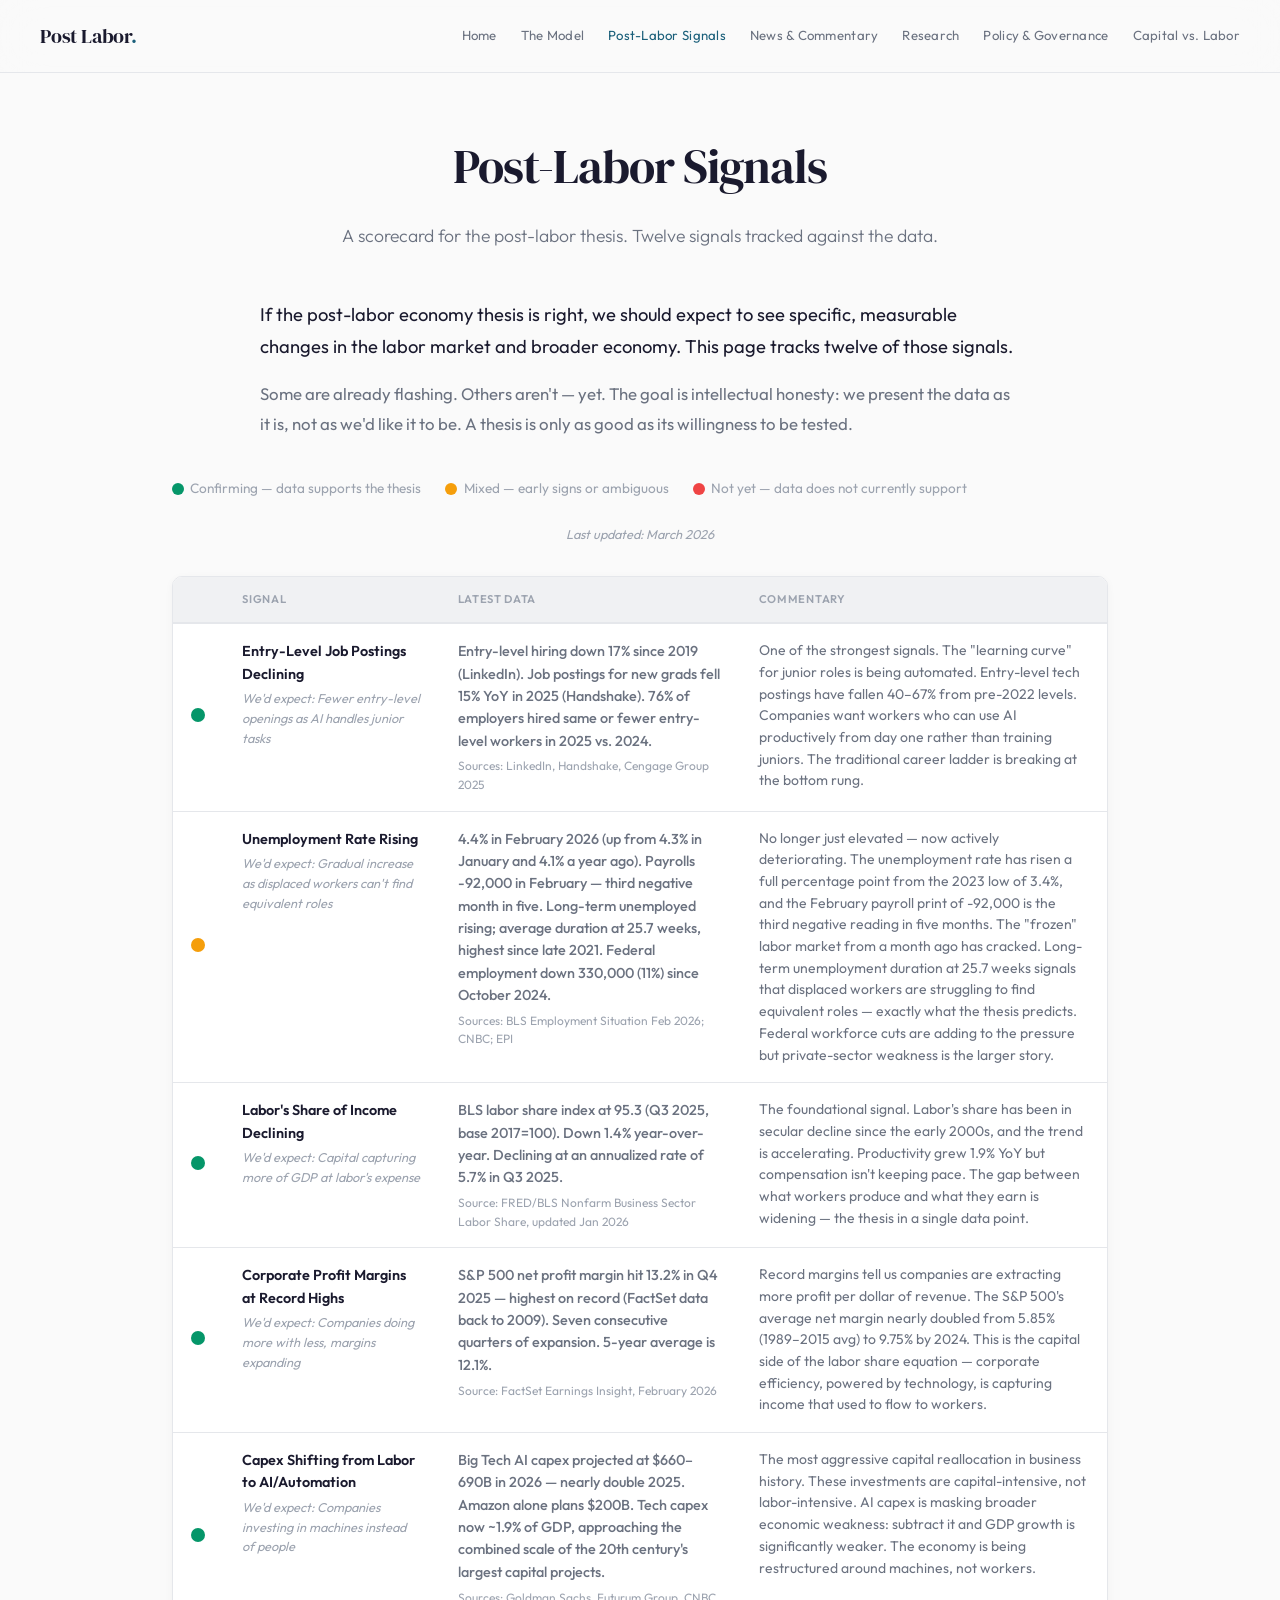
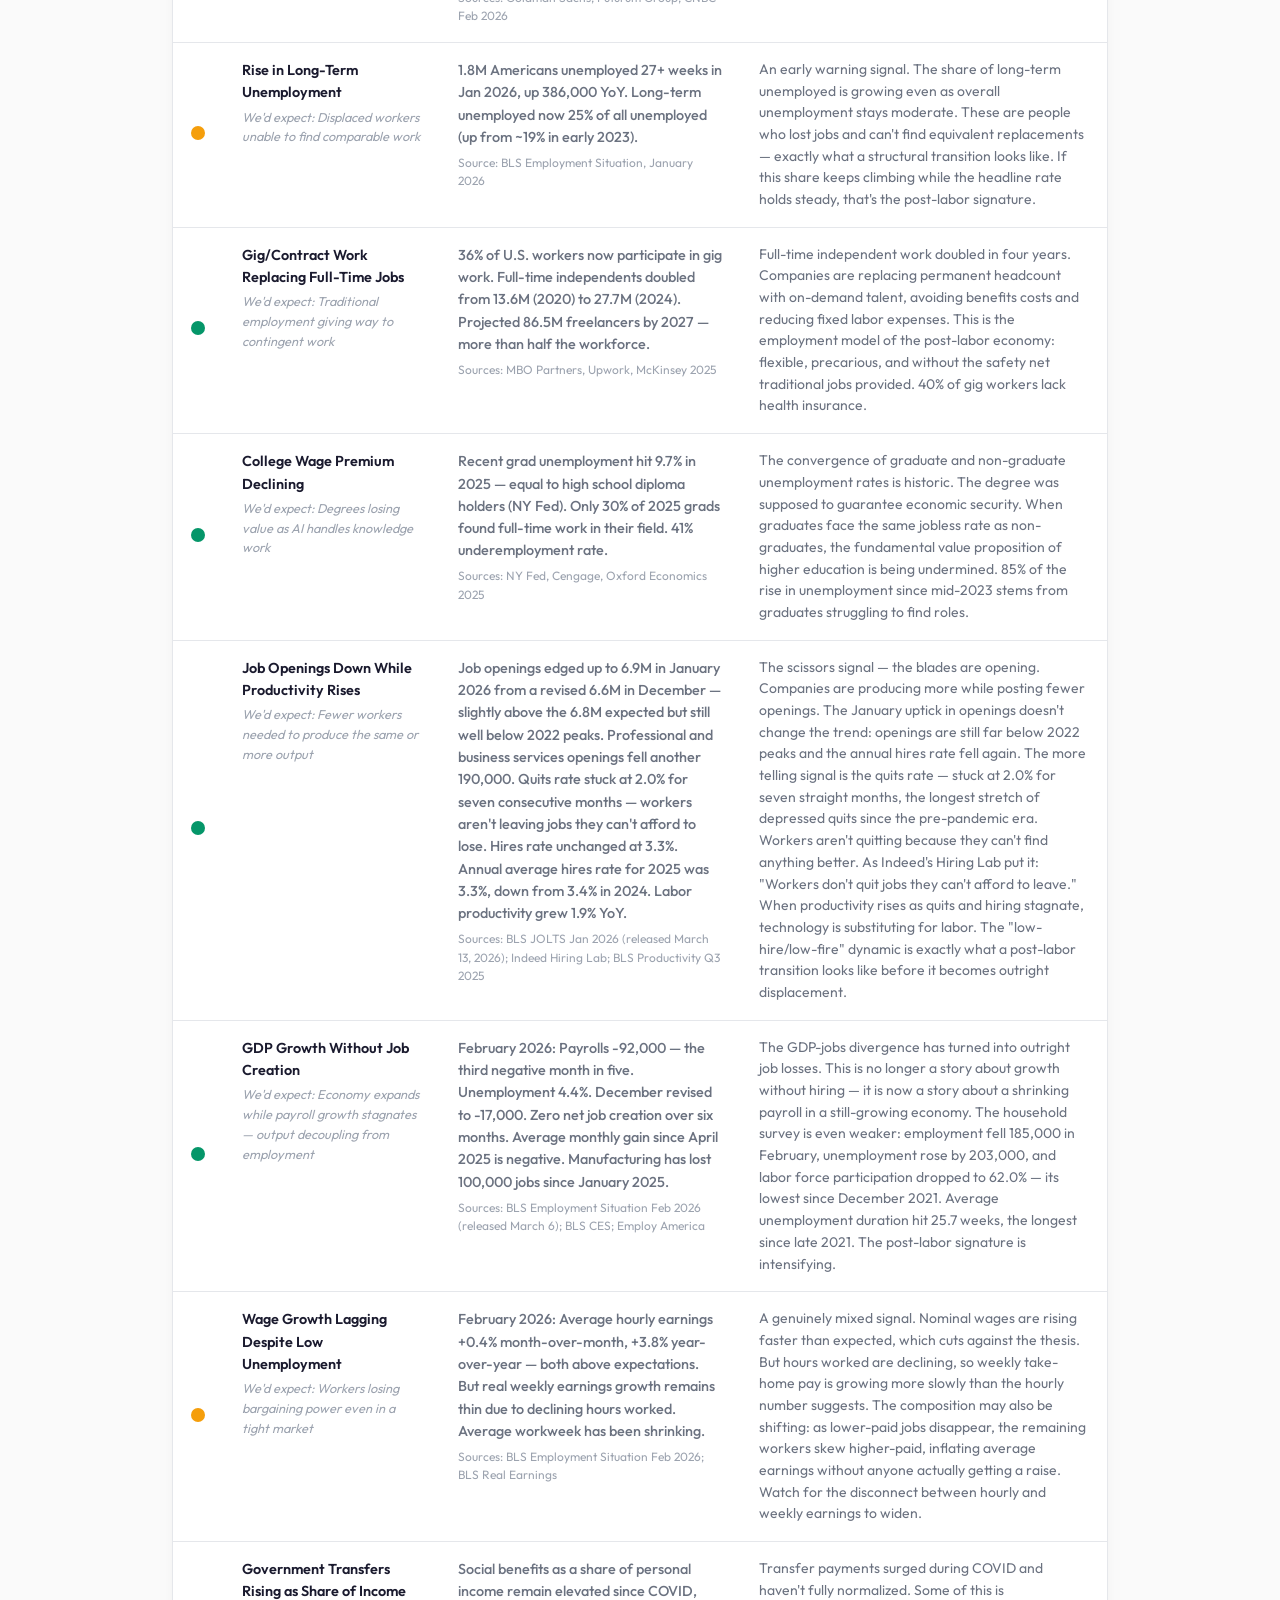
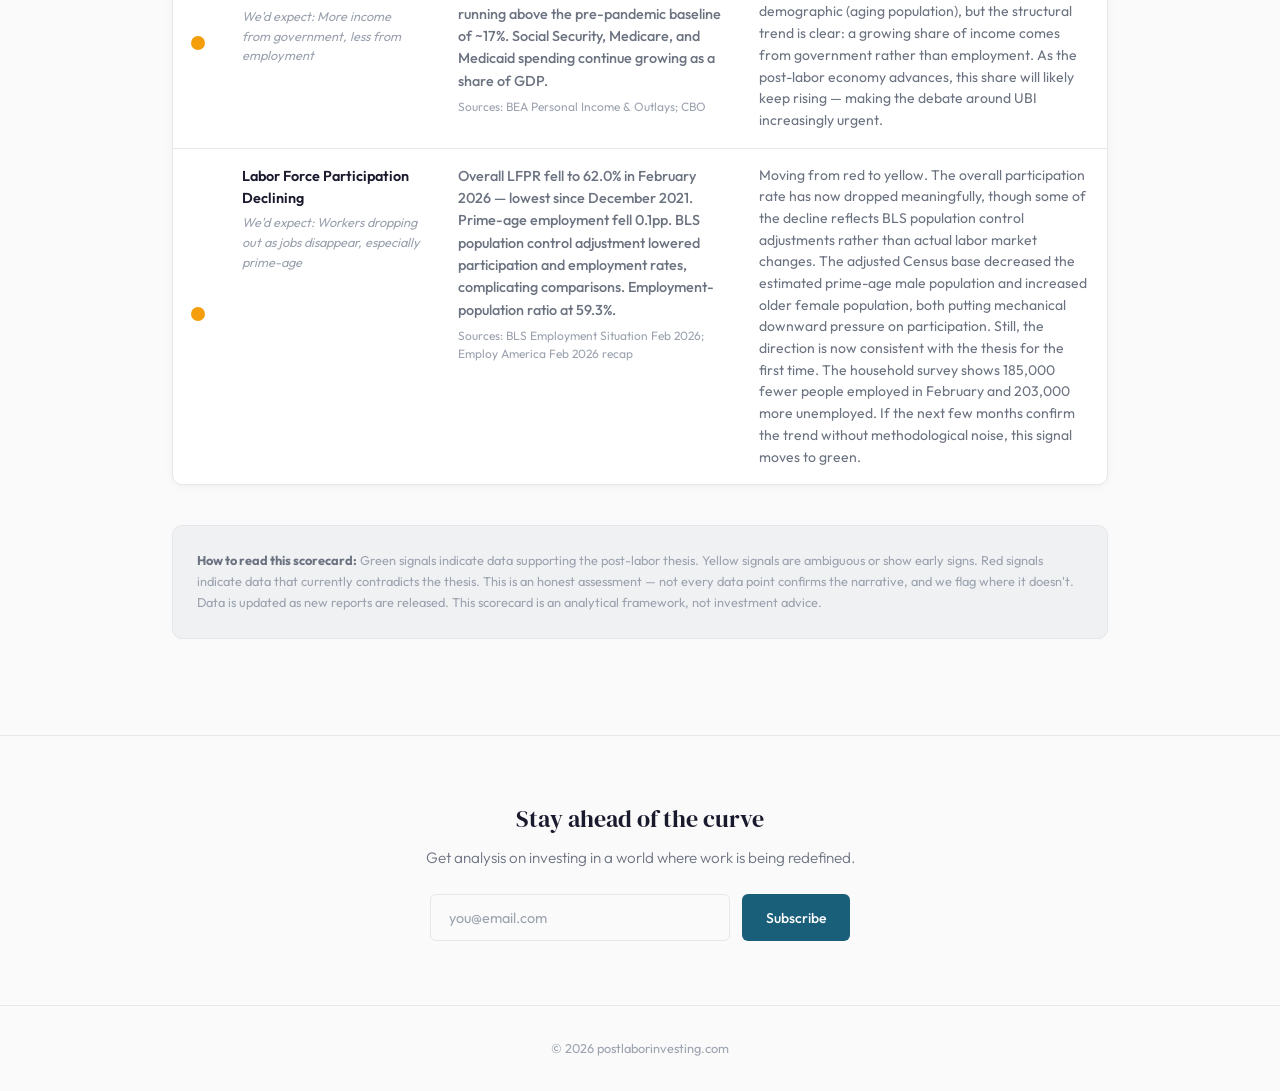
<file: signals.html>
<!DOCTYPE html>
<html lang="en">
<head>
    <!-- Google tag (gtag.js) -->
    <script async src="https://www.googletagmanager.com/gtag/js?id=G-WBGP7S8VSE"></script>
    <script>
      window.dataLayer = window.dataLayer || [];
      function gtag(){dataLayer.push(arguments);}
      gtag('js', new Date());
      gtag('config', 'G-WBGP7S8VSE');
    </script>
    <meta charset="UTF-8">
    <meta name="viewport" content="width=device-width, initial-scale=1.0">
    <title>Post-Labor Signals — Post Labor Investing</title>
    <meta name="description" content="A real-time scorecard tracking the post-labor thesis against the data. Twelve signals, updated as new data emerges.">
    <link rel="stylesheet" href="styles.css">
    <style>
        .signals-container { max-width: 1000px; margin: 0 auto; padding: 0 2rem 4rem; }
        .signals-intro { max-width: 760px; margin: 0 auto 2.5rem; }
        .signals-intro p { font-size: 1.05rem; color: var(--text-secondary); line-height: 1.75; margin-bottom: 1rem; }
        .signals-intro p:first-child { font-size: 1.15rem; color: var(--text-primary); }
        .signal-legend { display: flex; gap: 1.5rem; margin-bottom: 1.5rem; flex-wrap: wrap; font-size: 0.85rem; color: var(--text-muted); }
        .signal-legend span { display: flex; align-items: center; gap: 0.4rem; }
        .legend-dot { width: 12px; height: 12px; border-radius: 50%; flex-shrink: 0; }
        .signal-table-wrap { background: var(--bg-card); border: 1px solid var(--border); border-radius: 10px; overflow: hidden; box-shadow: 0 2px 8px var(--border-light); margin-bottom: 2.5rem; }
        .signal-table { width: 100%; border-collapse: collapse; }
        .signal-table thead th { background: var(--bg-secondary); padding: 0.85rem 1.15rem; text-align: left; font-size: 0.7rem; font-weight: 600; text-transform: uppercase; letter-spacing: 0.06em; color: var(--text-muted); border-bottom: 2px solid var(--border); }
        .signal-table thead th:first-child { width: 42px; text-align: center; }
        .signal-table thead th:nth-child(2) { width: 24%; }
        .signal-table thead th:nth-child(3) { width: 34%; }
        .signal-table thead th:nth-child(4) { width: 42%; }
        .signal-table tbody tr { border-bottom: 1px solid var(--border); }
        .signal-table tbody tr:last-child { border-bottom: none; }
        .signal-table tbody tr:hover { background: var(--accent-dim); }
        .signal-table td { padding: 1rem 1.15rem; vertical-align: top; font-size: 0.9rem; color: var(--text-secondary); line-height: 1.55; }
        .signal-table td:first-child { text-align: center; vertical-align: middle; }
        .signal-name { font-weight: 600; color: var(--text-primary); margin-bottom: 0.25rem; }
        .signal-expect { font-size: 0.8rem; color: var(--text-muted); font-style: italic; }
        .signal-stat { font-weight: 500; }
        .signal-source { font-size: 0.75rem; color: var(--text-muted); margin-top: 0.35rem; }
        .status-dot { width: 14px; height: 14px; border-radius: 50%; display: inline-block; }
        .status-green { background: #059669; }
        .status-yellow { background: #F59E0B; }
        .status-red { background: #EF4444; }
        .signal-commentary { font-size: 0.875rem; }
        .updated-note { text-align: center; font-size: 0.8rem; color: var(--text-muted); margin-bottom: 2rem; font-style: italic; }
        .methodology-note { background: var(--bg-secondary); border: 1px solid var(--border); border-radius: 10px; padding: 1.5rem; font-size: 0.8rem; color: var(--text-muted); line-height: 1.65; }
        .methodology-note strong { color: var(--text-secondary); }
        @media (max-width: 768px) {
            .signal-table thead th:nth-child(2), .signal-table thead th:nth-child(3), .signal-table thead th:nth-child(4) { width: auto; }
            .signal-table td { padding: 0.75rem 0.65rem; font-size: 0.8rem; }
            .signal-table thead th { padding: 0.65rem; font-size: 0.65rem; }
        }
    </style>
</head>
<body>

    <nav>
        <a href="index.html" class="logo">Post Labor<span>.</span></a>
        <button class="menu-toggle" onclick="document.querySelector('.nav-links').classList.toggle('open')">
            <svg xmlns="http://www.w3.org/2000/svg" fill="none" viewBox="0 0 24 24" stroke-width="2" stroke="currentColor"><path stroke-linecap="round" stroke-linejoin="round" d="M3.75 6.75h16.5M3.75 12h16.5m-16.5 5.25h16.5" /></svg>
        </button>
        <div class="nav-links">
            <a href="index.html">Home</a>
            <a href="model.html">The Model</a>
            <a href="signals.html" class="active">Post-Labor Signals</a>
            <a href="news.html">News & Commentary</a>
            <a href="research.html">Research</a>
            <a href="policy.html">Policy & Governance</a>
            <a href="capital-vs-labor.html">Capital vs. Labor</a>
        </div>
    </nav>

    <div class="page-header">
        <h1>Post-Labor Signals</h1>
        <p>A scorecard for the post-labor thesis. Twelve signals tracked against the data.</p>
    </div>

    <div class="signals-container">

        <div class="signals-intro">
            <p>If the post-labor economy thesis is right, we should expect to see specific, measurable changes in the labor market and broader economy. This page tracks twelve of those signals.</p>
            <p>Some are already flashing. Others aren't — yet. The goal is intellectual honesty: we present the data as it is, not as we'd like it to be. A thesis is only as good as its willingness to be tested.</p>
        </div>

        <div class="signal-legend">
            <span><span class="legend-dot status-green"></span> Confirming — data supports the thesis</span>
            <span><span class="legend-dot status-yellow"></span> Mixed — early signs or ambiguous</span>
            <span><span class="legend-dot status-red"></span> Not yet — data does not currently support</span>
        </div>

        <p class="updated-note">Last updated: March 2026</p>

        <div class="signal-table-wrap">
            <table class="signal-table">
                <thead>
                    <tr>
                        <th></th>
                        <th>Signal</th>
                        <th>Latest Data</th>
                        <th>Commentary</th>
                    </tr>
                </thead>
                <tbody>

                    <tr>
                        <td><span class="status-dot status-green"></span></td>
                        <td>
                            <div class="signal-name">Entry-Level Job Postings Declining</div>
                            <div class="signal-expect">We'd expect: Fewer entry-level openings as AI handles junior tasks</div>
                        </td>
                        <td>
                            <div class="signal-stat">Entry-level hiring down 17% since 2019 (LinkedIn). Job postings for new grads fell 15% YoY in 2025 (Handshake). 76% of employers hired same or fewer entry-level workers in 2025 vs. 2024.</div>
                            <div class="signal-source">Sources: LinkedIn, Handshake, Cengage Group 2025</div>
                        </td>
                        <td>
                            <div class="signal-commentary">One of the strongest signals. The "learning curve" for junior roles is being automated. Entry-level tech postings have fallen 40–67% from pre-2022 levels. Companies want workers who can use AI productively from day one rather than training juniors. The traditional career ladder is breaking at the bottom rung.</div>
                        </td>
                    </tr>

                    <tr>
                        <td><span class="status-dot status-yellow"></span></td>
                        <td>
                            <div class="signal-name">Unemployment Rate Rising</div>
                            <div class="signal-expect">We'd expect: Gradual increase as displaced workers can't find equivalent roles</div>
                        </td>
                        <td>
                            <div class="signal-stat">4.4% in February 2026 (up from 4.3% in January and 4.1% a year ago). Payrolls -92,000 in February — third negative month in five. Long-term unemployed rising; average duration at 25.7 weeks, highest since late 2021. Federal employment down 330,000 (11%) since October 2024.</div>
                            <div class="signal-source">Sources: BLS Employment Situation Feb 2026; CNBC; EPI</div>
                        </td>
                        <td>
                            <div class="signal-commentary">No longer just elevated — now actively deteriorating. The unemployment rate has risen a full percentage point from the 2023 low of 3.4%, and the February payroll print of -92,000 is the third negative reading in five months. The "frozen" labor market from a month ago has cracked. Long-term unemployment duration at 25.7 weeks signals that displaced workers are struggling to find equivalent roles — exactly what the thesis predicts. Federal workforce cuts are adding to the pressure but private-sector weakness is the larger story.</div>
                        </td>
                    </tr>

                    <tr>
                        <td><span class="status-dot status-green"></span></td>
                        <td>
                            <div class="signal-name">Labor's Share of Income Declining</div>
                            <div class="signal-expect">We'd expect: Capital capturing more of GDP at labor's expense</div>
                        </td>
                        <td>
                            <div class="signal-stat">BLS labor share index at 95.3 (Q3 2025, base 2017=100). Down 1.4% year-over-year. Declining at an annualized rate of 5.7% in Q3 2025.</div>
                            <div class="signal-source">Source: FRED/BLS Nonfarm Business Sector Labor Share, updated Jan 2026</div>
                        </td>
                        <td>
                            <div class="signal-commentary">The foundational signal. Labor's share has been in secular decline since the early 2000s, and the trend is accelerating. Productivity grew 1.9% YoY but compensation isn't keeping pace. The gap between what workers produce and what they earn is widening — the thesis in a single data point.</div>
                        </td>
                    </tr>

                    <tr>
                        <td><span class="status-dot status-green"></span></td>
                        <td>
                            <div class="signal-name">Corporate Profit Margins at Record Highs</div>
                            <div class="signal-expect">We'd expect: Companies doing more with less, margins expanding</div>
                        </td>
                        <td>
                            <div class="signal-stat">S&P 500 net profit margin hit 13.2% in Q4 2025 — highest on record (FactSet data back to 2009). Seven consecutive quarters of expansion. 5-year average is 12.1%.</div>
                            <div class="signal-source">Source: FactSet Earnings Insight, February 2026</div>
                        </td>
                        <td>
                            <div class="signal-commentary">Record margins tell us companies are extracting more profit per dollar of revenue. The S&P 500's average net margin nearly doubled from 5.85% (1989–2015 avg) to 9.75% by 2024. This is the capital side of the labor share equation — corporate efficiency, powered by technology, is capturing income that used to flow to workers.</div>
                        </td>
                    </tr>

                    <tr>
                        <td><span class="status-dot status-green"></span></td>
                        <td>
                            <div class="signal-name">Capex Shifting from Labor to AI/Automation</div>
                            <div class="signal-expect">We'd expect: Companies investing in machines instead of people</div>
                        </td>
                        <td>
                            <div class="signal-stat">Big Tech AI capex projected at $660–690B in 2026 — nearly double 2025. Amazon alone plans $200B. Tech capex now ~1.9% of GDP, approaching the combined scale of the 20th century's largest capital projects.</div>
                            <div class="signal-source">Sources: Goldman Sachs, Futurum Group, CNBC Feb 2026</div>
                        </td>
                        <td>
                            <div class="signal-commentary">The most aggressive capital reallocation in business history. These investments are capital-intensive, not labor-intensive. AI capex is masking broader economic weakness: subtract it and GDP growth is significantly weaker. The economy is being restructured around machines, not workers.</div>
                        </td>
                    </tr>

                    <tr>
                        <td><span class="status-dot status-yellow"></span></td>
                        <td>
                            <div class="signal-name">Rise in Long-Term Unemployment</div>
                            <div class="signal-expect">We'd expect: Displaced workers unable to find comparable work</div>
                        </td>
                        <td>
                            <div class="signal-stat">1.8M Americans unemployed 27+ weeks in Jan 2026, up 386,000 YoY. Long-term unemployed now 25% of all unemployed (up from ~19% in early 2023).</div>
                            <div class="signal-source">Source: BLS Employment Situation, January 2026</div>
                        </td>
                        <td>
                            <div class="signal-commentary">An early warning signal. The share of long-term unemployed is growing even as overall unemployment stays moderate. These are people who lost jobs and can't find equivalent replacements — exactly what a structural transition looks like. If this share keeps climbing while the headline rate holds steady, that's the post-labor signature.</div>
                        </td>
                    </tr>

                    <tr>
                        <td><span class="status-dot status-green"></span></td>
                        <td>
                            <div class="signal-name">Gig/Contract Work Replacing Full-Time Jobs</div>
                            <div class="signal-expect">We'd expect: Traditional employment giving way to contingent work</div>
                        </td>
                        <td>
                            <div class="signal-stat">36% of U.S. workers now participate in gig work. Full-time independents doubled from 13.6M (2020) to 27.7M (2024). Projected 86.5M freelancers by 2027 — more than half the workforce.</div>
                            <div class="signal-source">Sources: MBO Partners, Upwork, McKinsey 2025</div>
                        </td>
                        <td>
                            <div class="signal-commentary">Full-time independent work doubled in four years. Companies are replacing permanent headcount with on-demand talent, avoiding benefits costs and reducing fixed labor expenses. This is the employment model of the post-labor economy: flexible, precarious, and without the safety net traditional jobs provided. 40% of gig workers lack health insurance.</div>
                        </td>
                    </tr>

                    <tr>
                        <td><span class="status-dot status-green"></span></td>
                        <td>
                            <div class="signal-name">College Wage Premium Declining</div>
                            <div class="signal-expect">We'd expect: Degrees losing value as AI handles knowledge work</div>
                        </td>
                        <td>
                            <div class="signal-stat">Recent grad unemployment hit 9.7% in 2025 — equal to high school diploma holders (NY Fed). Only 30% of 2025 grads found full-time work in their field. 41% underemployment rate.</div>
                            <div class="signal-source">Sources: NY Fed, Cengage, Oxford Economics 2025</div>
                        </td>
                        <td>
                            <div class="signal-commentary">The convergence of graduate and non-graduate unemployment rates is historic. The degree was supposed to guarantee economic security. When graduates face the same jobless rate as non-graduates, the fundamental value proposition of higher education is being undermined. 85% of the rise in unemployment since mid-2023 stems from graduates struggling to find roles.</div>
                        </td>
                    </tr>

                    <tr>
                        <td><span class="status-dot status-green"></span></td>
                        <td>
                            <div class="signal-name">Job Openings Down While Productivity Rises</div>
                            <div class="signal-expect">We'd expect: Fewer workers needed to produce the same or more output</div>
                        </td>
                        <td>
                            <div class="signal-stat">Job openings edged up to 6.9M in January 2026 from a revised 6.6M in December — slightly above the 6.8M expected but still well below 2022 peaks. Professional and business services openings fell another 190,000. Quits rate stuck at 2.0% for seven consecutive months — workers aren't leaving jobs they can't afford to lose. Hires rate unchanged at 3.3%. Annual average hires rate for 2025 was 3.3%, down from 3.4% in 2024. Labor productivity grew 1.9% YoY.</div>
                            <div class="signal-source">Sources: BLS JOLTS Jan 2026 (released March 13, 2026); Indeed Hiring Lab; BLS Productivity Q3 2025</div>
                        </td>
                        <td>
                            <div class="signal-commentary">The scissors signal — the blades are opening. Companies are producing more while posting fewer openings. The January uptick in openings doesn't change the trend: openings are still far below 2022 peaks and the annual hires rate fell again. The more telling signal is the quits rate — stuck at 2.0% for seven straight months, the longest stretch of depressed quits since the pre-pandemic era. Workers aren't quitting because they can't find anything better. As Indeed's Hiring Lab put it: "Workers don't quit jobs they can't afford to leave." When productivity rises as quits and hiring stagnate, technology is substituting for labor. The "low-hire/low-fire" dynamic is exactly what a post-labor transition looks like before it becomes outright displacement.</div>
                        </td>
                    </tr>

                    <tr>
                        <td><span class="status-dot status-green"></span></td>
                        <td>
                            <div class="signal-name">GDP Growth Without Job Creation</div>
                            <div class="signal-expect">We'd expect: Economy expands while payroll growth stagnates — output decoupling from employment</div>
                        </td>
                        <td>
                            <div class="signal-stat">February 2026: Payrolls -92,000 — the third negative month in five. Unemployment 4.4%. December revised to -17,000. Zero net job creation over six months. Average monthly gain since April 2025 is negative. Manufacturing has lost 100,000 jobs since January 2025.</div>
                            <div class="signal-source">Sources: BLS Employment Situation Feb 2026 (released March 6); BLS CES; Employ America</div>
                        </td>
                        <td>
                            <div class="signal-commentary">The GDP-jobs divergence has turned into outright job losses. This is no longer a story about growth without hiring — it is now a story about a shrinking payroll in a still-growing economy. The household survey is even weaker: employment fell 185,000 in February, unemployment rose by 203,000, and labor force participation dropped to 62.0% — its lowest since December 2021. Average unemployment duration hit 25.7 weeks, the longest since late 2021. The post-labor signature is intensifying.</div>
                        </td>
                    </tr>

                    <tr>
                        <td><span class="status-dot status-yellow"></span></td>
                        <td>
                            <div class="signal-name">Wage Growth Lagging Despite Low Unemployment</div>
                            <div class="signal-expect">We'd expect: Workers losing bargaining power even in a tight market</div>
                        </td>
                        <td>
                            <div class="signal-stat">February 2026: Average hourly earnings +0.4% month-over-month, +3.8% year-over-year — both above expectations. But real weekly earnings growth remains thin due to declining hours worked. Average workweek has been shrinking.</div>
                            <div class="signal-source">Sources: BLS Employment Situation Feb 2026; BLS Real Earnings</div>
                        </td>
                        <td>
                            <div class="signal-commentary">A genuinely mixed signal. Nominal wages are rising faster than expected, which cuts against the thesis. But hours worked are declining, so weekly take-home pay is growing more slowly than the hourly number suggests. The composition may also be shifting: as lower-paid jobs disappear, the remaining workers skew higher-paid, inflating average earnings without anyone actually getting a raise. Watch for the disconnect between hourly and weekly earnings to widen.</div>
                        </td>
                    </tr>

                    <tr>
                        <td><span class="status-dot status-yellow"></span></td>
                        <td>
                            <div class="signal-name">Government Transfers Rising as Share of Income</div>
                            <div class="signal-expect">We'd expect: More income from government, less from employment</div>
                        </td>
                        <td>
                            <div class="signal-stat">Social benefits as a share of personal income remain elevated since COVID, running above the pre-pandemic baseline of ~17%. Social Security, Medicare, and Medicaid spending continue growing as a share of GDP.</div>
                            <div class="signal-source">Sources: BEA Personal Income & Outlays; CBO</div>
                        </td>
                        <td>
                            <div class="signal-commentary">Transfer payments surged during COVID and haven't fully normalized. Some of this is demographic (aging population), but the structural trend is clear: a growing share of income comes from government rather than employment. As the post-labor economy advances, this share will likely keep rising — making the debate around UBI increasingly urgent.</div>
                        </td>
                    </tr>

                    <tr>
                        <td><span class="status-dot status-yellow"></span></td>
                        <td>
                            <div class="signal-name">Labor Force Participation Declining</div>
                            <div class="signal-expect">We'd expect: Workers dropping out as jobs disappear, especially prime-age</div>
                        </td>
                        <td>
                            <div class="signal-stat">Overall LFPR fell to 62.0% in February 2026 — lowest since December 2021. Prime-age employment fell 0.1pp. BLS population control adjustment lowered participation and employment rates, complicating comparisons. Employment-population ratio at 59.3%.</div>
                            <div class="signal-source">Sources: BLS Employment Situation Feb 2026; Employ America Feb 2026 recap</div>
                        </td>
                        <td>
                            <div class="signal-commentary">Moving from red to yellow. The overall participation rate has now dropped meaningfully, though some of the decline reflects BLS population control adjustments rather than actual labor market changes. The adjusted Census base decreased the estimated prime-age male population and increased older female population, both putting mechanical downward pressure on participation. Still, the direction is now consistent with the thesis for the first time. The household survey shows 185,000 fewer people employed in February and 203,000 more unemployed. If the next few months confirm the trend without methodological noise, this signal moves to green.</div>
                        </td>
                    </tr>

                </tbody>
            </table>
        </div>

        <div class="methodology-note">
            <strong>How to read this scorecard:</strong> Green signals indicate data supporting the post-labor thesis. Yellow signals are ambiguous or show early signs. Red signals indicate data that currently contradicts the thesis. This is an honest assessment — not every data point confirms the narrative, and we flag where it doesn't. Data is updated as new reports are released. This scorecard is an analytical framework, not investment advice.
        </div>

    </div>

    <section class="newsletter-footer" id="subscribe">
        <h2>Stay ahead of the curve</h2>
        <p>Get analysis on investing in a world where work is being redefined.</p>
        <form class="email-form" action="https://buttondown.com/api/emails/embed-subscribe/MrJima" method="post" referrerpolicy="unsafe-url">
            <input type="email" name="email" placeholder="you@email.com" required>
            <button type="submit">Subscribe</button>
        </form>
    </section>

    <footer>
        <div class="footer-left">&copy; 2026 postlaborinvesting.com</div>
    </footer>

</body>
</html>
</file>
<file: styles.css>
@import url('https://fonts.googleapis.com/css2?family=DM+Serif+Display&family=Outfit:wght@300;400;500;600&display=swap');

:root {
    --bg-primary: #FAFAFA;
    --bg-secondary: #F0F1F3;
    --bg-card: #FFFFFF;
    --text-primary: #1A1A2E;
    --text-secondary: #6B7280;
    --text-muted: #9CA3AF;
    --accent: #1A5F7A;
    --accent-dim: rgba(26, 95, 122, 0.06);
    --accent-glow: rgba(26, 95, 122, 0.15);
    --border: #E5E7EB;
    --border-light: rgba(0, 0, 0, 0.04);
    --serif: 'DM Serif Display', Georgia, serif;
    --sans: 'Outfit', -apple-system, sans-serif;
}

*, *::before, *::after {
    margin: 0;
    padding: 0;
    box-sizing: border-box;
}

html {
    scroll-behavior: smooth;
}

body {
    font-family: var(--sans);
    background: var(--bg-primary);
    color: var(--text-primary);
    line-height: 1.6;
    overflow-x: hidden;
    -webkit-font-smoothing: antialiased;
}

/* ---- NAV ---- */
nav {
    position: fixed;
    top: 0;
    left: 0;
    right: 0;
    z-index: 100;
    padding: 1.25rem 2.5rem;
    display: flex;
    justify-content: space-between;
    align-items: center;
    backdrop-filter: blur(20px);
    background: rgba(250, 250, 250, 0.85);
    border-bottom: 1px solid var(--border);
    transition: background 0.3s ease;
}

.logo {
    font-family: var(--serif);
    font-size: 1.25rem;
    color: var(--text-primary);
    letter-spacing: -0.01em;
    text-decoration: none;
    white-space: nowrap;
}

.logo span {
    color: var(--accent);
}

.nav-links {
    display: flex;
    gap: 1.5rem;
    align-items: center;
}

.nav-links a {
    color: var(--text-secondary);
    text-decoration: none;
    font-size: 0.825rem;
    font-weight: 400;
    letter-spacing: 0.02em;
    transition: color 0.25s ease;
    white-space: nowrap;
}

.nav-links a:hover,
.nav-links a.active {
    color: var(--accent);
}

/* Mobile menu button */
.menu-toggle {
    display: none;
    background: none;
    border: none;
    cursor: pointer;
    padding: 0.5rem;
    color: var(--text-primary);
}

.menu-toggle svg {
    width: 24px;
    height: 24px;
}

/* ---- PAGE HEADER ---- */
.page-header {
    padding: 8rem 2rem 3rem;
    text-align: center;
    max-width: 800px;
    margin: 0 auto;
}

.page-header h1 {
    font-family: var(--serif);
    font-size: clamp(2rem, 4vw, 3rem);
    font-weight: 400;
    letter-spacing: -0.02em;
    margin-bottom: 1rem;
    color: var(--text-primary);
}

.page-header p {
    font-size: 1.1rem;
    font-weight: 300;
    color: var(--text-secondary);
    line-height: 1.7;
    max-width: 600px;
    margin: 0 auto;
}

/* ---- PAGE CONTENT ---- */
.page-content {
    max-width: 760px;
    margin: 0 auto;
    padding: 2rem 2rem 4rem;
}

.page-content p {
    font-size: 1.1rem;
    font-weight: 300;
    color: var(--text-secondary);
    line-height: 1.85;
    margin-bottom: 1.5rem;
}

.page-content p strong {
    color: var(--text-primary);
    font-weight: 500;
}

.page-content h2 {
    font-family: var(--serif);
    font-size: 1.75rem;
    font-weight: 400;
    margin: 3rem 0 1.25rem;
    color: var(--text-primary);
}

.page-content h3 {
    font-family: var(--serif);
    font-size: 1.3rem;
    font-weight: 400;
    margin: 2rem 0 1rem;
    color: var(--text-primary);
}

.page-content a {
    color: var(--accent);
    text-decoration: underline;
    text-underline-offset: 3px;
    transition: opacity 0.25s ease;
}

.page-content a:hover {
    opacity: 0.7;
}

/* ---- CARDS GRID ---- */
.cards-grid {
    display: grid;
    grid-template-columns: repeat(3, 1fr);
    gap: 1.5rem;
    max-width: 1100px;
    margin: 0 auto;
    padding: 0 2rem 4rem;
}

.card {
    background: var(--bg-card);
    border: 1px solid var(--border);
    border-radius: 12px;
    padding: 2.25rem 2rem;
    transition: all 0.35s ease;
    position: relative;
    overflow: hidden;
    box-shadow: 0 2px 8px var(--border-light);
    text-decoration: none;
    color: inherit;
    display: block;
}

.card::after {
    content: '';
    position: absolute;
    top: 0;
    left: 0;
    right: 0;
    height: 2px;
    background: linear-gradient(90deg, transparent, var(--accent), transparent);
    opacity: 0;
    transition: opacity 0.35s ease;
}

.card:hover {
    border-color: rgba(26, 95, 122, 0.25);
    transform: translateY(-4px);
    box-shadow: 0 8px 24px rgba(0, 0, 0, 0.06);
}

.card:hover::after {
    opacity: 1;
}

.card-icon {
    font-size: 1.75rem;
    margin-bottom: 1.25rem;
    display: block;
}

.card h3 {
    font-family: var(--serif);
    font-size: 1.2rem;
    font-weight: 400;
    margin-bottom: 0.75rem;
    color: var(--text-primary);
}

.card p {
    font-size: 0.9rem;
    font-weight: 300;
    color: var(--text-secondary);
    line-height: 1.65;
}

/* ---- FEED ITEMS (News & Commentary, Signals) ---- */
.feed-item {
    background: var(--bg-card);
    border: 1px solid var(--border);
    border-radius: 12px;
    padding: 2rem;
    margin-bottom: 1.5rem;
    box-shadow: 0 2px 8px var(--border-light);
}

.feed-date {
    font-size: 0.8rem;
    font-weight: 500;
    color: var(--text-muted);
    letter-spacing: 0.05em;
    text-transform: uppercase;
    margin-bottom: 0.75rem;
}

.feed-item blockquote {
    font-size: 1.05rem;
    font-weight: 400;
    color: var(--text-primary);
    line-height: 1.7;
    border-left: 3px solid var(--accent);
    padding-left: 1.25rem;
    margin-bottom: 1rem;
    font-style: italic;
}

.feed-item .source {
    font-size: 0.85rem;
    color: var(--text-muted);
    margin-bottom: 1rem;
}

.feed-item .source a {
    color: var(--accent);
    text-decoration: none;
}

.feed-item .commentary {
    font-size: 1rem;
    font-weight: 300;
    color: var(--text-secondary);
    line-height: 1.7;
}

/* ---- RESEARCH LINKS ---- */
.research-category {
    margin-bottom: 3rem;
}

.research-category h2 {
    font-family: var(--serif);
    font-size: 1.5rem;
    font-weight: 400;
    margin-bottom: 1.25rem;
    color: var(--text-primary);
    padding-bottom: 0.5rem;
    border-bottom: 1px solid var(--border);
}

.research-link {
    background: var(--bg-card);
    border: 1px solid var(--border);
    border-radius: 8px;
    padding: 1.25rem 1.5rem;
    margin-bottom: 0.75rem;
    display: block;
    text-decoration: none;
    transition: all 0.25s ease;
    box-shadow: 0 1px 4px var(--border-light);
}

.research-link:hover {
    border-color: rgba(26, 95, 122, 0.25);
    box-shadow: 0 4px 12px rgba(0, 0, 0, 0.06);
}

.research-link h4 {
    font-size: 1rem;
    font-weight: 500;
    color: var(--accent);
    margin-bottom: 0.35rem;
}

.research-link .authors {
    font-size: 0.85rem;
    color: var(--text-muted);
    margin-bottom: 0.25rem;
}

.research-link .description {
    font-size: 0.9rem;
    font-weight: 300;
    color: var(--text-secondary);
    line-height: 1.6;
}

/* ---- NEWSLETTER FOOTER ---- */
.newsletter-footer {
    padding: 4rem 2rem;
    text-align: center;
    border-top: 1px solid var(--border);
    margin-top: 2rem;
}

.newsletter-footer h2 {
    font-family: var(--serif);
    font-size: 1.5rem;
    font-weight: 400;
    margin-bottom: 0.5rem;
    color: var(--text-primary);
}

.newsletter-footer p {
    font-size: 0.95rem;
    font-weight: 300;
    color: var(--text-secondary);
    margin-bottom: 1.5rem;
}

.email-form {
    display: flex;
    gap: 0.75rem;
    max-width: 420px;
    margin: 0 auto;
}

.email-form input {
    flex: 1;
    padding: 0.85rem 1.15rem;
    font-family: var(--sans);
    font-size: 0.9rem;
    background: var(--bg-primary);
    border: 1px solid var(--border);
    border-radius: 6px;
    color: var(--text-primary);
    outline: none;
    transition: border-color 0.25s ease;
}

.email-form input::placeholder {
    color: var(--text-muted);
}

.email-form input:focus {
    border-color: var(--accent);
}

.email-form button {
    padding: 0.85rem 1.5rem;
    font-family: var(--sans);
    font-size: 0.875rem;
    font-weight: 500;
    color: #FFFFFF;
    background: var(--accent);
    border: none;
    border-radius: 6px;
    cursor: pointer;
    white-space: nowrap;
    transition: all 0.25s ease;
}

.email-form button:hover {
    box-shadow: 0 4px 20px var(--accent-glow);
}

/* ---- FOOTER ---- */
footer {
    padding: 2rem 2.5rem;
    border-top: 1px solid var(--border);
    text-align: center;
}

footer .footer-left {
    font-size: 0.8rem;
    color: var(--text-muted);
}

/* ---- PLACEHOLDER STATE ---- */
.placeholder {
    text-align: center;
    padding: 4rem 2rem;
    color: var(--text-muted);
}

.placeholder-icon {
    font-size: 3rem;
    margin-bottom: 1rem;
}

.placeholder p {
    font-size: 1rem;
    font-weight: 300;
}

/* ---- ANIMATIONS ---- */
@keyframes fadeUp {
    from {
        opacity: 0;
        transform: translateY(20px);
    }
    to {
        opacity: 1;
        transform: translateY(0);
    }
}

@keyframes pulse {
    0%, 100% { opacity: 1; }
    50% { opacity: 0.4; }
}

.reveal {
    opacity: 0;
    transform: translateY(30px);
    transition: opacity 0.7s ease, transform 0.7s ease;
}

.reveal.visible {
    opacity: 1;
    transform: translateY(0);
}

/* ---- RESPONSIVE ---- */
@media (max-width: 768px) {
    nav {
        padding: 1rem 1.25rem;
    }

    .nav-links {
        display: none;
        position: absolute;
        top: 100%;
        left: 0;
        right: 0;
        background: rgba(250, 250, 250, 0.98);
        backdrop-filter: blur(20px);
        flex-direction: column;
        padding: 1rem 1.5rem 1.5rem;
        border-bottom: 1px solid var(--border);
        gap: 0.75rem;
    }

    .nav-links.open {
        display: flex;
    }

    .menu-toggle {
        display: block;
    }

    .page-header {
        padding: 6rem 1.5rem 2rem;
    }

    .cards-grid {
        grid-template-columns: 1fr;
        gap: 1rem;
        padding: 0 1.5rem 3rem;
    }

    .email-form {
        flex-direction: column;
    }

    .page-content {
        padding: 1.5rem 1.5rem 3rem;
    }
}
</file>
